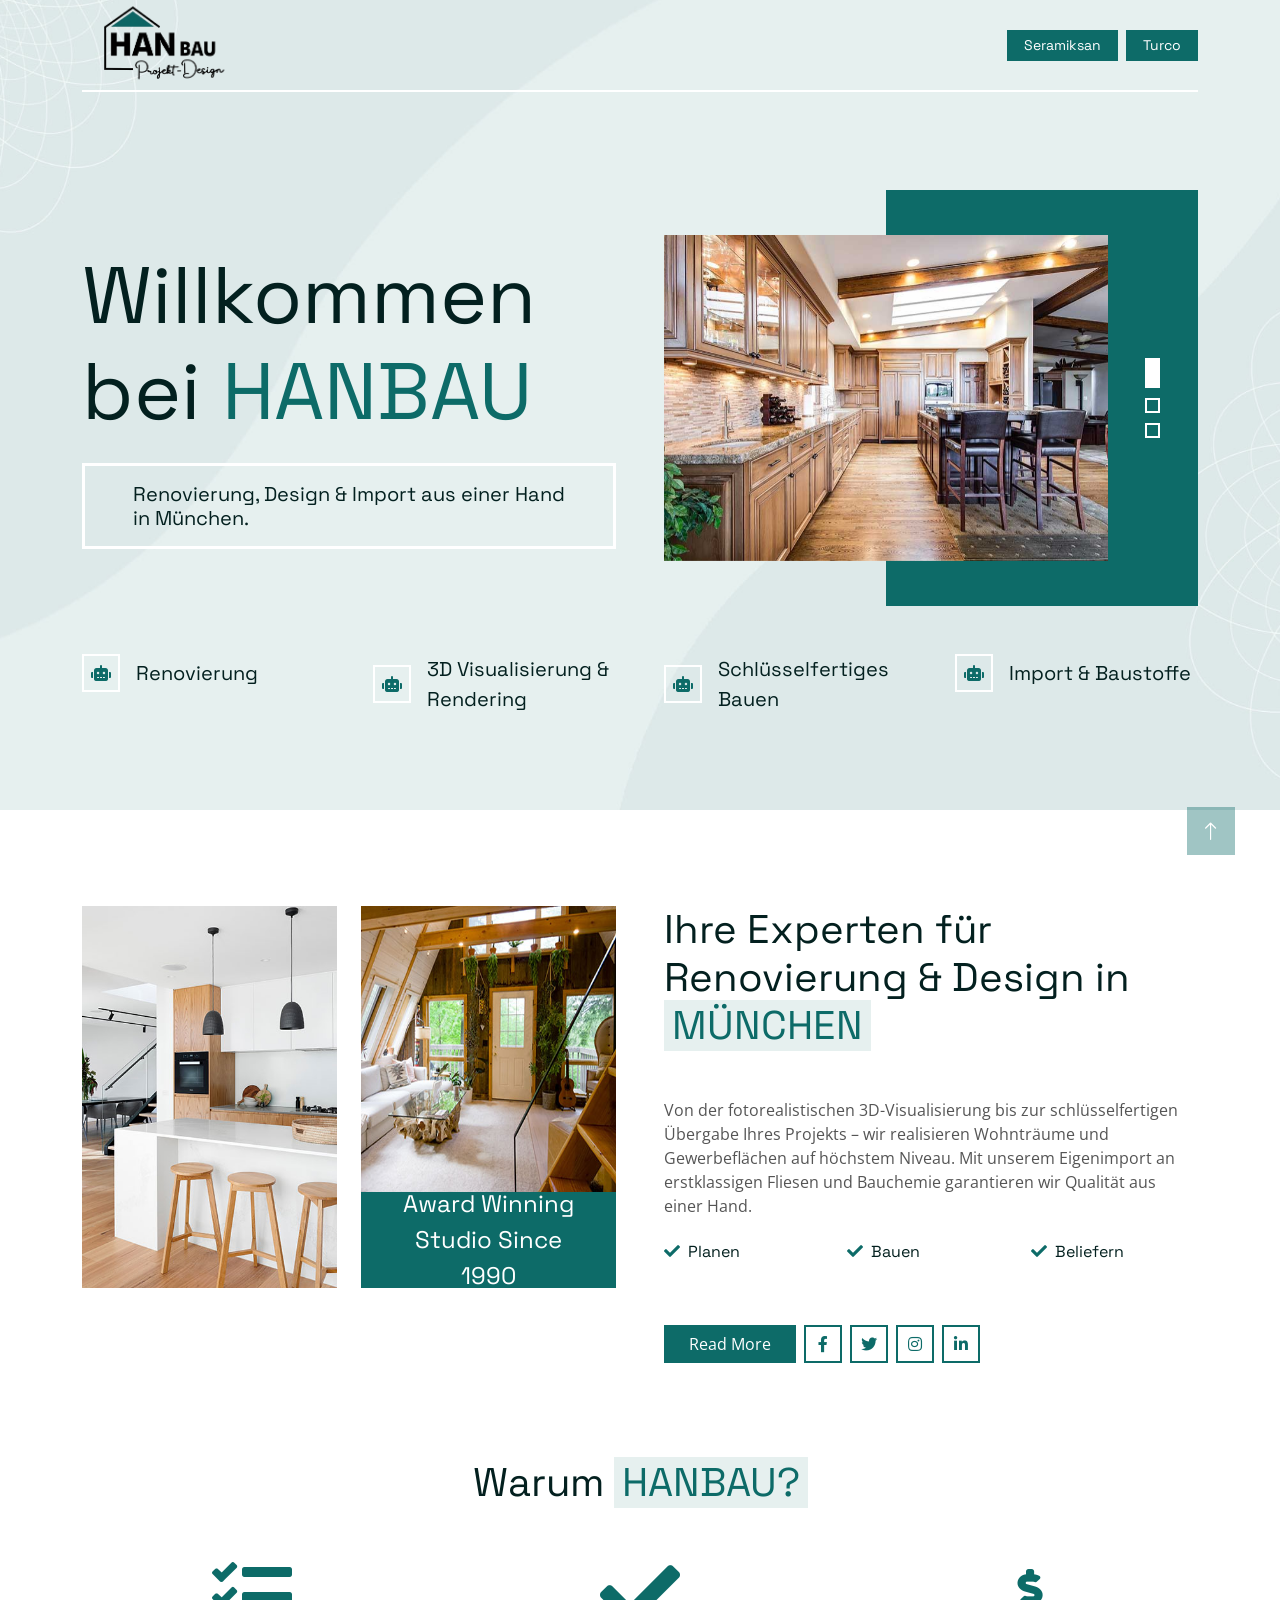
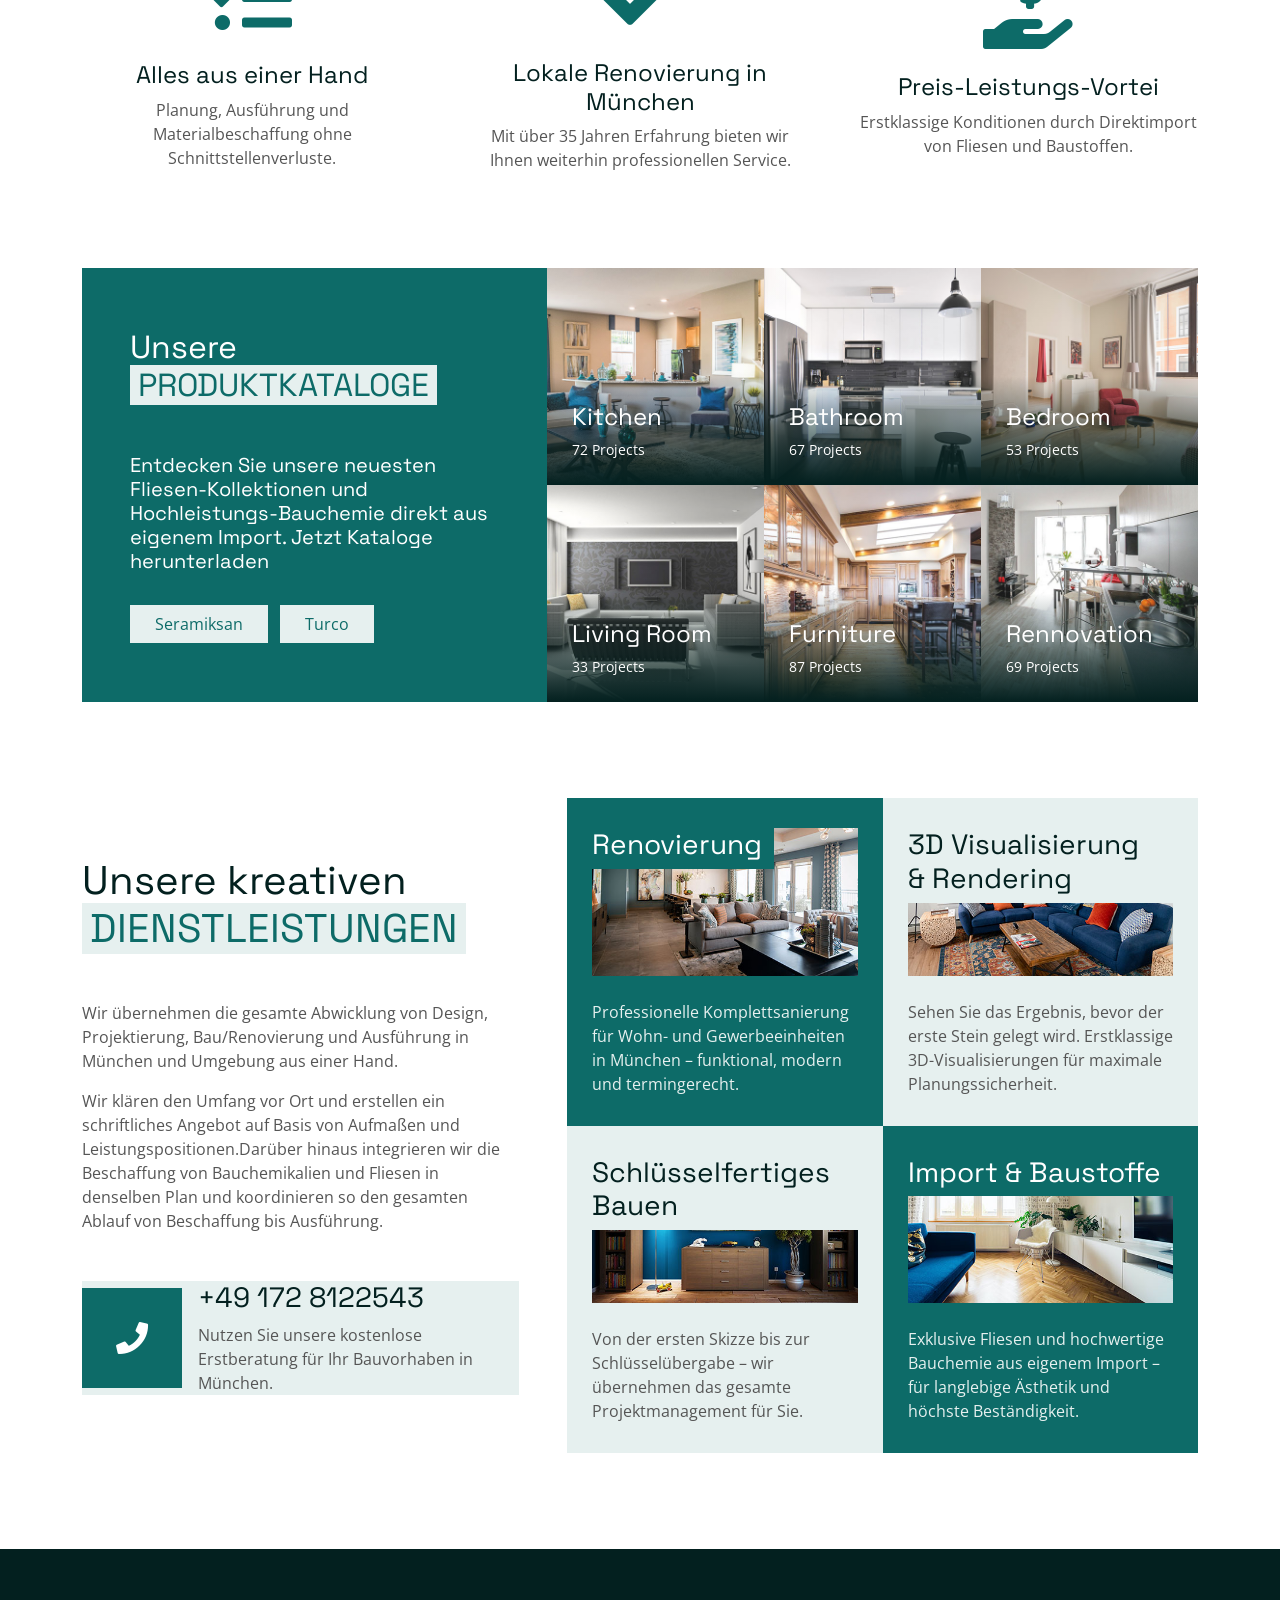
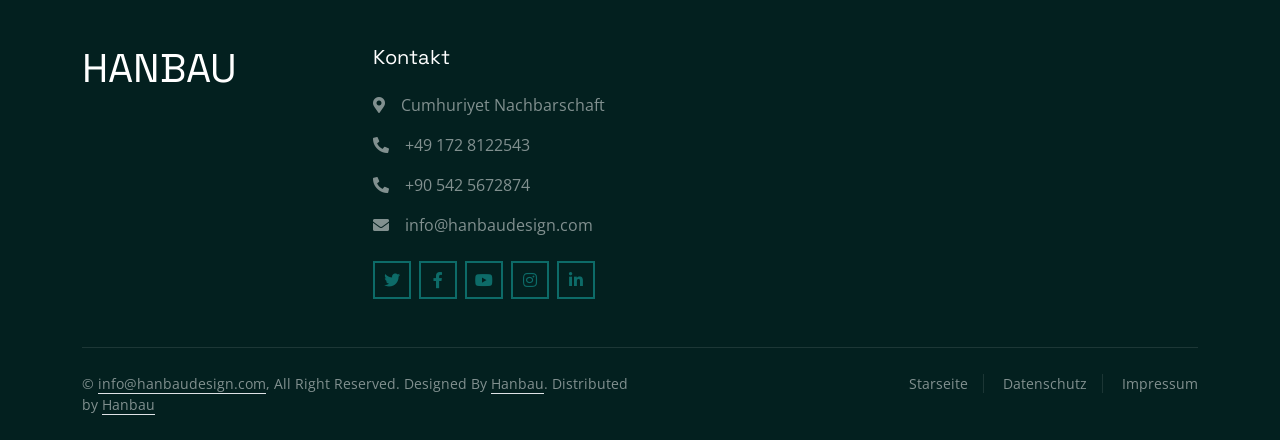
<file: index.html>
<!DOCTYPE html>
<html lang="en">

<head>
    <meta charset="utf-8">
    <title>HANBAU Project - Design</title>
    <meta content="width=device-width, initial-scale=1.0" name="viewport">
    <meta content="" name="keywords">
    <meta content="" name="description">
    <!-- <script>
        // Bakım modu aktif ise maintenance.html'e yönlendir
        const maintenanceMode = false; // false yaparak kapat
        if (maintenanceMode) {
            window.location.href = '/maintenance.html';
        }
    </script> -->
    <!-- Favicon -->
    <link href="img/favicon.ico" rel="icon">

    <!-- Google Web Fonts -->
    <link rel="preconnect" href="https://fonts.googleapis.com">
    <link rel="preconnect" href="https://fonts.gstatic.com" crossorigin>
    <link href="https://fonts.googleapis.com/css2?family=Open+Sans&family=Space+Grotesk&display=swap" rel="stylesheet">

    <!-- Icon Font Stylesheet -->
    <link href="https://cdnjs.cloudflare.com/ajax/libs/font-awesome/5.10.0/css/all.min.css" rel="stylesheet">
    <link href="https://cdn.jsdelivr.net/npm/bootstrap-icons@1.4.1/font/bootstrap-icons.css" rel="stylesheet">

    <!-- Libraries Stylesheet -->
    <link href="lib/animate/animate.min.css" rel="stylesheet">
    <link href="lib/owlcarousel/assets/owl.carousel.min.css" rel="stylesheet">

    <!-- Customized Bootstrap Stylesheet -->
    <link href="css/bootstrap.min.css" rel="stylesheet">

    <!-- Template Stylesheet -->
    <link href="css/style.css" rel="stylesheet">
</head>

<body>
    <!-- Spinner Start -->
    <div id="spinner"
        class="show bg-white position-fixed translate-middle w-100 vh-100 top-50 start-50 d-flex align-items-center justify-content-center">
        <div class="spinner-grow text-primary" style="width: 3rem; height: 3rem;" role="status">
            <span class="sr-only">Loading...</span>
        </div>
    </div>
    <!-- Spinner End -->


    <!-- Navbar Start -->
    <div class="container-fluid sticky-top">
        <div class="container">
            <nav class="navbar navbar-expand-lg navbar-light border-bottom border-2 border-white py-0">
                <div class="container-fluid p-0"> <a href="index.html"
                        class="navbar-brand d-flex align-items-center m-0 p-0" style="line-height: 0;">
                        <img class="img-fluid" src="img/hanbau.png" alt="HANBAU Logo"
                            style="height: 100px; width: auto; margin-top: -5px; margin-bottom: -5px;">


                    </a>
                    <div class="d-flex ms-auto">
                        <a class="btn btn-primary btn-sm px-3 me-2" href="pdf/seramiksan.pdf" target="_blank">Seramiksan</a>
                        <a class="btn btn-primary btn-sm px-3" href="pdf/turco.pdf" target="_blank">Turco</a>
                    </div>
                    <button type="button" class="navbar-toggler ms-2 me-0" data-bs-toggle="collapse"
                        data-bs-target="#navbarCollapse">
                        <span class="navbar-toggler-icon"> </span>
                    </button>
                    <!-- 
                <div class="collapse navbar-collapse" id="navbarCollapse">
                    <div class="navbar-nav ms-auto">
                        <a href="index.html" class="nav-item nav-link active">Starseite</a>
                        <a href="about.html" class="nav-item nav-link">Über Uns</a>
                        <a href="service.html" class="nav-item nav-link">Dienstleistungen</a>
                        <a href="project.html" class="nav-item nav-link">Projects</a>
                        <div class="nav-item dropdown">
                            <a href="#!" class="nav-link dropdown-toggle" data-bs-toggle="dropdown">Pages</a>
                            <div class="dropdown-menu bg-light mt-2">
                                <a href="feature.html" class="dropdown-item">Features</a>
                                <a href="team.html" class="dropdown-item">Our Team</a>
                                <a href="testimonial.html" class="dropdown-item">Testimonial</a>
                                <a href="404.html" class="dropdown-item">404 Page</a>
                            </div>
                        </div>
                        <a href="contact.html" class="nav-item nav-link">Kontakt</a>
                    </div>
                </div> -->
            </nav>
        </div>
    </div>
    <!-- Navbar End -->

    <!-- Hero Start -->
    <div class="container-fluid pb-5 hero-header bg-light mb-5">
        <div class="container py-5">
            <div class="row g-5 align-items-center mb-5">
                <div class="col-lg-6">
                    <h3 class="display-1 mb-4 animated slideInRight">Willkommen bei <span
                            class="text-primary">HANBAU</span>
                    </h3>
                    <h5 class="d-inline-block border border-3 border-white py-3 px-5 mb-0 animated slideInRight">
                        Renovierung, Design & Import aus einer Hand in München. </h5>
                </div>
                <div class="col-lg-6">
                    <div class="owl-carousel header-carousel animated fadeIn">
                        <img class="img-fluid" src="img/hero-slider-1.jpg" alt="">
                        <img class="img-fluid" src="img/hero-slider-2.jpg" alt="">
                        <img class="img-fluid" src="img/hero-slider-3.jpg" alt="">
                    </div>
                </div>
            </div>
            <div class="row g-5 animated fadeIn">
                <div class="col-md-6 col-lg-3">
                    <div class="d-flex align-items-center">
                        <div class="flex-shrink-0 btn-square border border-2 border-white me-3">
                            <i class="fa fa-robot text-primary"></i>
                        </div>
                        <h5 class="lh-base mb-0">Renovierung</h5>
                    </div>
                </div>
                <div class="col-md-6 col-lg-3">
                    <div class="d-flex align-items-center">
                        <div class="flex-shrink-0 btn-square border border-2 border-white me-3">
                            <i class="fa fa-robot text-primary"></i>
                        </div>
                        <h5 class="lh-base mb-0">3D Visualisierung & Rendering</h5>
                    </div>
                </div>
                <div class="col-md-6 col-lg-3">
                    <div class="d-flex align-items-center">
                        <div class="flex-shrink-0 btn-square border border-2 border-white me-3">
                            <i class="fa fa-robot text-primary"></i>
                        </div>
                        <h5 class="lh-base mb-0">Schlüsselfertiges Bauen</h5>
                    </div>
                </div>
                <div class="col-md-6 col-lg-3">
                    <div class="d-flex align-items-center">
                        <div class="flex-shrink-0 btn-square border border-2 border-white me-3">
                            <i class="fa fa-robot text-primary"></i>
                        </div>
                        <h5 class="lh-base mb-0">Import & Baustoffe</h5>
                    </div>
                </div>
            </div>
        </div>
    </div>
    <!-- Hero End -->


    <!-- About Start -->
    <div class="container-fluid py-5">
        <div class="container">
            <div class="row g-5">
                <div class="col-lg-6">
                    <div class="row">
                        <div class="col-6 wow fadeIn" data-wow-delay="0.1s">
                            <img class="img-fluid" src="img/about-1.jpg" alt="">
                        </div>
                        <div class="col-6 wow fadeIn" data-wow-delay="0.3s">
                            <img class="img-fluid h-75" src="img/about-2.jpg" alt="">
                            <div class="h-25 d-flex align-items-center text-center bg-primary px-4">
                                <h4 class="text-white lh-base mb-0">Award Winning Studio Since 1990</h4>
                            </div>
                        </div>
                    </div>
                </div>
                <div class="col-lg-6 wow fadeIn" data-wow-delay="0.5s">
                    <h1 class="mb-5">Ihre Experten für Renovierung & Design in <span
                            class="text-uppercase text-primary bg-light px-2">München</span></h1>
                    <p class="mb-4">Von der fotorealistischen 3D-Visualisierung bis zur schlüsselfertigen Übergabe Ihres
                        Projekts – wir realisieren Wohnträume und Gewerbeflächen auf höchstem Niveau. Mit unserem
                        Eigenimport an erstklassigen Fliesen und Bauchemie garantieren wir Qualität aus einer Hand.</p>
                    <div class="row g-3">
                        <div class="col-sm-4">
                            <h6 class="mb-3"><i class="fa fa-check text-primary me-2"></i>Planen</h6>
                        </div>
                        <div class="col-sm-4">
                            <h6 class="mb-3"><i class="fa fa-check text-primary me-2"></i>Bauen</h6>
                        </div>
                        <div class="col-sm-4">
                            <h6 class="mb-3"><i class="fa fa-check text-primary me-2"></i>Beliefern</h6>
                        </div>
                    </div>
                    <div class="d-flex align-items-center mt-5">
                        <a class="btn btn-primary px-4 me-2" href="#!">Read More</a>
                        <a class="btn btn-outline-primary btn-square border-2 me-2" href="#!"><i
                                class="fab fa-facebook-f"></i></a>
                        <a class="btn btn-outline-primary btn-square border-2 me-2" href="#!"><i
                                class="fab fa-twitter"></i></a>
                        <a class="btn btn-outline-primary btn-square border-2 me-2" href="#!"><i
                                class="fab fa-instagram"></i></a>
                        <a class="btn btn-outline-primary btn-square border-2" href="#!"><i
                                class="fab fa-linkedin-in"></i></a>
                    </div>
                </div>
            </div>
        </div>
    </div>
    <!-- About End -->


    <!-- Feature Start -->
    <div class="container-fluid py-5">
        <div class="container">
            <div class="text-center wow fadeIn" data-wow-delay="0.1s">
                <h1 class="mb-5">Warum <span class="text-uppercase text-primary bg-light px-2">Hanbau?</span>
                </h1>
            </div>
            <div class="row g-5 align-items-center text-center">
                <div class="col-md-6 col-lg-4 wow fadeIn" data-wow-delay="0.3s">
                    <i class="fa fa-tasks fa-5x text-primary mb-4"></i>
                    <h4>Alles aus einer Hand</h4>
                    <p class="mb-0">Planung, Ausführung und Materialbeschaffung ohne Schnittstellenverluste.</p>
                </div>
                <div class="col-md-6 col-lg-4 wow fadeIn" data-wow-delay="0.1s">
                    <i class="fa fa-check  -alt fa-5x text-primary mb-4"></i>
                    <h4>Lokale Renovierung in München</h4>
                    <p class="mb-0">Mit über 35 Jahren Erfahrung bieten wir Ihnen weiterhin professionellen Service.</p>
                </div>
                <div class="col-md-6 col-lg-4 wow fadeIn" data-wow-delay="0.3s">
                    <i class="fa fa-hand-holding-usd  fa-5x text-primary mb-4"></i>
                    <h4>Preis-Leistungs-Vortei</h4>
                    <p class="mb-0">Erstklassige Konditionen durch Direktimport von Fliesen und Baustoffen.</p>
                </div>


            </div>
        </div>
    </div>
    <!-- Feature End -->


    <!-- Project Start -->
    <div class="container-fluid mt-5">
        <div class="container mt-5">
            <div class="row g-0">
                <div class="col-lg-5 wow fadeIn" data-wow-delay="0.1s">
                    <div class="d-flex flex-column justify-content-center bg-primary h-100 p-5">
                        <h2 class="text-white mb-5">Unsere <span
                                class="text-uppercase text-primary bg-light px-2">Produktkataloge</span></h2>
                        <h5 class="text-white mb-0">Entdecken Sie unsere neuesten Fliesen-Kollektionen und
                            Hochleistungs-Bauchemie direkt aus eigenem Import. Jetzt Kataloge herunterladen</h5>
                        <p></p>
                        <p></p>
                        <div>
                            <a class="btn bg-light text-primary  px-4 me-2" href="pdf/seramiksan.pdf" target="_blank">Seramiksan</a>
                            <a class="btn  bg-light text-primary  px-4 me-2" href="pdf/turco.pdf" target="_blank">Turco</a>
                        </div>

                    </div>
                </div>
                <div class="col-lg-7">
                    <div class="row g-0">
                        <div class="col-md-6 col-lg-4 wow fadeIn" data-wow-delay="0.2s">
                            <div class="project-item position-relative overflow-hidden">
                                <img class="img-fluid w-100" src="img/project-1.jpg" alt="">
                                <a class="project-overlay text-decoration-none" href="#!">
                                    <h4 class="text-white">Kitchen</h4>
                                    <small class="text-white">72 Projects</small>
                                </a>
                            </div>
                        </div>
                        <div class="col-md-6 col-lg-4 wow fadeIn" data-wow-delay="0.3s">
                            <div class="project-item position-relative overflow-hidden">
                                <img class="img-fluid w-100" src="img/project-2.jpg" alt="">
                                <a class="project-overlay text-decoration-none" href="#!">
                                    <h4 class="text-white">Bathroom</h4>
                                    <small class="text-white">67 Projects</small>
                                </a>
                            </div>
                        </div>
                        <div class="col-md-6 col-lg-4 wow fadeIn" data-wow-delay="0.4s">
                            <div class="project-item position-relative overflow-hidden">
                                <img class="img-fluid w-100" src="img/project-3.jpg" alt="">
                                <a class="project-overlay text-decoration-none" href="#!">
                                    <h4 class="text-white">Bedroom</h4>
                                    <small class="text-white">53 Projects</small>
                                </a>
                            </div>
                        </div>
                        <div class="col-md-6 col-lg-4 wow fadeIn" data-wow-delay="0.5s">
                            <div class="project-item position-relative overflow-hidden">
                                <img class="img-fluid w-100" src="img/project-4.jpg" alt="">
                                <a class="project-overlay text-decoration-none" href="#!">
                                    <h4 class="text-white">Living Room</h4>
                                    <small class="text-white">33 Projects</small>
                                </a>
                            </div>
                        </div>
                        <div class="col-md-6 col-lg-4 wow fadeIn" data-wow-delay="0.6s">
                            <div class="project-item position-relative overflow-hidden">
                                <img class="img-fluid w-100" src="img/project-5.jpg" alt="">
                                <a class="project-overlay text-decoration-none" href="#!">
                                    <h4 class="text-white">Furniture</h4>
                                    <small class="text-white">87 Projects</small>
                                </a>
                            </div>
                        </div>
                        <div class="col-md-6 col-lg-4 wow fadeIn" data-wow-delay="0.7s">
                            <div class="project-item position-relative overflow-hidden">
                                <img class="img-fluid w-100" src="img/project-6.jpg" alt="">
                                <a class="project-overlay text-decoration-none" href="#!">
                                    <h4 class="text-white">Rennovation</h4>
                                    <small class="text-white">69 Projects</small>
                                </a>
                            </div>
                        </div>
                    </div>
                </div>
            </div>
        </div>
    </div>
    <!-- Project End -->


    <!-- Service Start -->
    <div class="container-fluid py-5">
        <div class="container py-5">
            <div class="row g-5 align-items-center">
                <div class="col-lg-5 wow fadeIn" data-wow-delay="0.1s">
                    <h1 class="mb-5">Unsere kreativen <span
                            class="text-uppercase text-primary bg-light px-2">Dienstleistungen</span></h1>
                    <p>Wir übernehmen die gesamte Abwicklung von Design, Projektierung, Bau/Renovierung und Ausführung
                        in München und Umgebung aus einer Hand.</p>
                    <p class="mb-5"> Wir klären den Umfang vor Ort und erstellen ein schriftliches Angebot auf Basis von
                        Aufmaßen und Leistungspositionen.Darüber hinaus integrieren wir die Beschaffung von
                        Bauchemikalien und Fliesen in denselben Plan und koordinieren so den gesamten Ablauf von
                        Beschaffung bis Ausführung.</p>
                    <div class="d-flex align-items-center bg-light">
                        <div class="btn-square flex-shrink-0 bg-primary" style="width: 100px; height: 100px;">
                            <i class="fa fa-phone fa-2x text-white"></i>
                        </div>
                        <div class="px-3">
                            <h3>+49 172 8122543</h3>
                            <span>Nutzen Sie unsere kostenlose Erstberatung für Ihr Bauvorhaben in München.</span>
                        </div>
                    </div>
                </div>
                <div class="col-lg-7">
                    <div class="row g-0">
                        <div class="col-md-6 wow fadeIn" data-wow-delay="0.2s">
                            <div class="service-item h-100 d-flex flex-column justify-content-center bg-primary">
                                <a href="#!" class="service-img position-relative mb-4">
                                    <img class="img-fluid w-100" src="img/service-1.jpg" alt="">
                                    <h3>Renovierung</h3>
                                </a>
                                <p class="mb-0">Professionelle Komplettsanierung für Wohn- und Gewerbeeinheiten in
                                    München – funktional, modern und termingerecht.</p>
                            </div>
                        </div>
                        <div class="col-md-6 wow fadeIn" data-wow-delay="0.4s">
                            <div class="service-item h-100 d-flex flex-column justify-content-center bg-light">
                                <a href="#!" class="service-img position-relative mb-4">
                                    <img class="img-fluid w-100" src="img/service-2.jpg" alt="">
                                    <h3>3D Visualisierung & Rendering</h3>
                                </a>
                                <p class="mb-0">Sehen Sie das Ergebnis, bevor der erste Stein gelegt wird. Erstklassige
                                    3D-Visualisierungen für maximale Planungssicherheit.</p>
                            </div>
                        </div>
                        <div class="col-md-6 wow fadeIn" data-wow-delay="0.6s">
                            <div class="service-item h-100 d-flex flex-column justify-content-center bg-light">
                                <a href="#!" class="service-img position-relative mb-4">
                                    <img class="img-fluid w-100" src="img/service-3.jpg" alt="">
                                    <h3>Schlüsselfertiges Bauen</h3>
                                </a>
                                <p class="mb-0">Von der ersten Skizze bis zur Schlüsselübergabe – wir übernehmen das
                                    gesamte Projektmanagement für Sie.</p>
                            </div>
                        </div>
                        <div class="col-md-6 wow fadeIn" data-wow-delay="0.8s">
                            <div class="service-item h-100 d-flex flex-column justify-content-center bg-primary">
                                <a href="#!" class="service-img position-relative mb-4">
                                    <img class="img-fluid w-100" src="img/service-4.jpg" alt="">
                                    <h3>Import & Baustoffe</h3>
                                </a>
                                <p class="mb-0">Exklusive Fliesen und hochwertige Bauchemie aus eigenem Import – für
                                    langlebige Ästhetik und höchste Beständigkeit.</p>
                            </div>
                        </div>
                    </div>
                </div>
            </div>
        </div>
    </div>
    <!-- Service End -->


    <!-- Team Start -->
    <!-- 
    <div class="container-fluid bg-light py-5">
        <div class="container py-5">
            <h1 class="mb-5">Our Professional <span class="text-uppercase text-primary bg-light px-2">Designers</span>
            </h1>
            <div class="row g-4">
                <div class="col-md-6 col-lg-3 wow fadeIn" data-wow-delay="0.1s">
                    <div class="team-item position-relative overflow-hidden">
                        <img class="img-fluid w-100" src="img/team-1.jpg" alt="">
                        <div class="team-overlay">
                            <small class="mb-2">Architect</small>
                            <h4 class="lh-base text-light">Boris Johnson</h4>
                            <div class="d-flex justify-content-center">
                                <a class="btn btn-outline-primary btn-sm-square border-2 me-2" href="#!">
                                    <i class="fab fa-facebook-f"></i>
                                </a>
                                <a class="btn btn-outline-primary btn-sm-square border-2 me-2" href="#!">
                                    <i class="fab fa-twitter"></i>
                                </a>
                                <a class="btn btn-outline-primary btn-sm-square border-2 me-2" href="#!">
                                    <i class="fab fa-instagram"></i>
                                </a>
                                <a class="btn btn-outline-primary btn-sm-square border-2 me-2" href="#!">
                                    <i class="fab fa-linkedin-in"></i>
                                </a>
                            </div>
                        </div>
                    </div>
                </div>
                <div class="col-md-6 col-lg-3 wow fadeIn" data-wow-delay="0.3s">
                    <div class="team-item position-relative overflow-hidden">
                        <img class="img-fluid w-100" src="img/team-2.jpg" alt="">
                        <div class="team-overlay">
                            <small class="mb-2">Architect</small>
                            <h4 class="lh-base text-light">Donald Pakura</h4>
                            <div class="d-flex justify-content-center">
                                <a class="btn btn-outline-primary btn-sm-square border-2 me-2" href="#!">
                                    <i class="fab fa-facebook-f"></i>
                                </a>
                                <a class="btn btn-outline-primary btn-sm-square border-2 me-2" href="#!">
                                    <i class="fab fa-twitter"></i>
                                </a>
                                <a class="btn btn-outline-primary btn-sm-square border-2 me-2" href="#!">
                                    <i class="fab fa-instagram"></i>
                                </a>
                                <a class="btn btn-outline-primary btn-sm-square border-2 me-2" href="#!">
                                    <i class="fab fa-linkedin-in"></i>
                                </a>
                            </div>
                        </div>
                    </div>
                </div>
                <div class="col-md-6 col-lg-3 wow fadeIn" data-wow-delay="0.5s">
                    <div class="team-item position-relative overflow-hidden">
                        <img class="img-fluid w-100" src="img/team-3.jpg" alt="">
                        <div class="team-overlay">
                            <small class="mb-2">Architect</small>
                            <h4 class="lh-base text-light">Bradley Gordon</h4>
                            <div class="d-flex justify-content-center">
                                <a class="btn btn-outline-primary btn-sm-square border-2 me-2" href="#!">
                                    <i class="fab fa-facebook-f"></i>
                                </a>
                                <a class="btn btn-outline-primary btn-sm-square border-2 me-2" href="#!">
                                    <i class="fab fa-twitter"></i>
                                </a>
                                <a class="btn btn-outline-primary btn-sm-square border-2 me-2" href="#!">
                                    <i class="fab fa-instagram"></i>
                                </a>
                                <a class="btn btn-outline-primary btn-sm-square border-2 me-2" href="#!">
                                    <i class="fab fa-linkedin-in"></i>
                                </a>
                            </div>
                        </div>
                    </div>
                </div>
                <div class="col-md-6 col-lg-3 wow fadeIn" data-wow-delay="0.7s">
                    <div class="team-item position-relative overflow-hidden">
                        <img class="img-fluid w-100" src="img/team-4.jpg" alt="">
                        <div class="team-overlay">
                            <small class="mb-2">Architect</small>
                            <h4 class="lh-base text-light">Alexander Bell</h4>
                            <div class="d-flex justify-content-center">
                                <a class="btn btn-outline-primary btn-sm-square border-2 me-2" href="#!">
                                    <i class="fab fa-facebook-f"></i>
                                </a>
                                <a class="btn btn-outline-primary btn-sm-square border-2 me-2" href="#!">
                                    <i class="fab fa-twitter"></i>
                                </a>
                                <a class="btn btn-outline-primary btn-sm-square border-2 me-2" href="#!">
                                    <i class="fab fa-instagram"></i>
                                </a>
                                <a class="btn btn-outline-primary btn-sm-square border-2 me-2" href="#!">
                                    <i class="fab fa-linkedin-in"></i>
                                </a>
                            </div>
                        </div>
                    </div>
                </div>
            </div>
        </div>
    </div>
    -->
    <!-- Team End -->


    <!-- Testimonial Start -->
    <!-- 
    <div class="container-xxl py-5">
        <div class="container py-5">
            <div class="row justify-content-center">
                <div class="col-md-12 col-lg-9">
                    <div class="owl-carousel testimonial-carousel wow fadeIn" data-wow-delay="0.2s">
                        <div class="testimonial-item">
                            <div class="row g-5 align-items-center">
                                <div class="col-md-6">
                                    <div class="testimonial-img">
                                        <img class="img-fluid" src="img/testimonial-1.jpg" alt="">
                                    </div>
                                </div>
                                <div class="col-md-6">
                                    <div class="testimonial-text pb-5 pb-md-0">
                                        <h3>Sustainable Material</h3>
                                        <p>Aliqu diam amet diam et eos labore. Clita erat ipsum et lorem et sit, sed
                                            stet no labore lorem sit. Sanctus clita duo justo et tempor eirmod magna
                                            dolore erat
                                            amet</p>
                                        <h5 class="mb-0">Boris Johnson</h5>
                                    </div>
                                </div>
                            </div>
                        </div>
                        <div class="testimonial-item">
                            <div class="row g-5 align-items-center">
                                <div class="col-md-6">
                                    <div class="testimonial-img">
                                        <img class="img-fluid" src="img/testimonial-2.jpg" alt="">
                                    </div>
                                </div>
                                <div class="col-md-6">
                                    <div class="testimonial-text pb-5 pb-md-0">
                                        <h3>Customer Satisfaction</h3>
                                        <p>Clita erat ipsum et lorem et sit, sed
                                            stet no labore lorem sit. Sanctus clita duo justo et tempor eirmod magna
                                            dolore erat
                                            amet</p>
                                        <h5 class="mb-0">Alexander Bell</h5>
                                    </div>
                                </div>
                            </div>
                        </div>
                        <div class="testimonial-item">
                            <div class="row g-5 align-items-center">
                                <div class="col-md-6">
                                    <div class="testimonial-img">
                                        <img class="img-fluid" src="img/testimonial-3.jpg" alt="">
                                    </div>
                                </div>
                                <div class="col-md-6">
                                    <div class="testimonial-text pb-5 pb-md-0">
                                        <h3>Budget Friendly</h3>
                                        <p>Diam amet diam et eos labore. Clita erat ipsum et lorem et sit, sed
                                            stet no labore lorem sit. Sanctus clita duo justo et tempor eirmod magna
                                            dolore erat
                                            amet</p>
                                        <h5 class="mb-0">Bradley Gordon</h5>
                                    </div>
                                </div>
                            </div>
                        </div>
                    </div>
                </div>
            </div>
        </div>
    </div>
     -->
    <!-- Testimonial End -->


    <!-- Footer Start -->
    <div class="container-fluid bg-dark text-white-50 footer pt-5">
        <div class="container py-5">
            <div class="row g-5">
                <div class="col-md-6 col-lg-3 wow fadeIn" data-wow-delay="0.1s">
                    <a href="index.html" class="d-inline-block mb-3">
                        <h1 class="text-white">HANBAU</h1>
                    </a>
                    <p class="mb-0"></p>
                </div>
                <div class="col-md-6 col-lg-3 wow fadeIn" data-wow-delay="0.3s">
                    <h5 class="text-white mb-4">Kontakt</h5>
                    <p><i class="fa fa-map-marker-alt me-3"></i>Cumhuriyet Nachbarschaft</p>
                    <p><i class="fa fa-phone-alt me-3"></i>+49 172 8122543</p>
                    <p><i class="fa fa-phone-alt me-3"></i>+90 542 5672874</p>
                    <p><i class="fa fa-envelope me-3"></i>info@hanbaudesign.com</p>
                    <div class="d-flex pt-2">
                        <a class="btn btn-outline-primary btn-square border-2 me-2" href="#!"><i
                                class="fab fa-twitter"></i></a>
                        <a class="btn btn-outline-primary btn-square border-2 me-2" href="#!"><i
                                class="fab fa-facebook-f"></i></a>
                        <a class="btn btn-outline-primary btn-square border-2 me-2" href="#!"><i
                                class="fab fa-youtube"></i></a>
                        <a class="btn btn-outline-primary btn-square border-2 me-2" href="#!"><i
                                class="fab fa-instagram"></i></a>
                        <a class="btn btn-outline-primary btn-square border-2 me-2" href="#!"><i
                                class="fab fa-linkedin-in"></i></a>
                    </div>
                </div>
                <!--
                <div class="col-md-6 col-lg-3 wow fadeIn" data-wow-delay="0.5s">
                    <h5 class="text-white mb-4">Popular Link</h5>
                    <a class="btn btn-link" href="#!">About Us</a>
                    <a class="btn btn-link" href="#!">Contact Us</a>
                    <a class="btn btn-link" href="#!">Privacy Policy</a>
                    <a class="btn btn-link" href="#!">Terms & Condition</a>
                    <a class="btn btn-link" href="#!">Career</a>
                </div>
                <div class="col-md-6 col-lg-3 wow fadeIn" data-wow-delay="0.7s">
                    <h5 class="text-white mb-4">Our Services</h5>
                    <a class="btn btn-link" href="#!">Interior Design</a>
                    <a class="btn btn-link" href="#!">Project Planning</a>
                    <a class="btn btn-link" href="#!">Renovation</a>
                    <a class="btn btn-link" href="#!">Implement</a>
                    <a class="btn btn-link" href="#!">Landscape Design</a>
                </div>-->
            </div>
        </div>
        <div class="container wow fadeIn" data-wow-delay="0.1s">
            <div class="copyright">
                <div class="row">
                    <div class="col-md-6 text-center text-md-start mb-3 mb-md-0">
                        &copy; <a class="border-bottom">info@hanbaudesign.com</a>, All Right Reserved.

                        <!--/*** This template is free as long as you keep the below author’s credit link/attribution link/backlink. ***/-->
                        <!--/*** If you'd like to use the template without the below author’s credit link/attribution link/backlink, ***/-->
                        <!--/*** you can purchase the Credit Removal License from "https://htmlcodex.com/credit-removal". ***/-->
                        Designed By <a class="border-bottom" href="">Hanbau</a>. Distributed by
                        <a class="border-bottom" href="" target="_blank">Hanbau</a>
                    </div>
                    <div class="col-md-6 text-center text-md-end">
                        <div class="footer-menu">
                            <a href="index.html">Starseite</a>
                            <a href="datenschutz.html">Datenschutz</a>
                            <a href="impressum.html">Impressum</a>
                        </div>
                    </div>
                </div>
            </div>
        </div>
    </div>
    <!-- Footer End -->


    <!-- Back to Top -->
    <a href="#!" class="btn btn-lg btn-primary btn-lg-square back-to-top"><i class="bi bi-arrow-up"></i></a>


    <!-- JavaScript Libraries -->
    <script src="https://ajax.googleapis.com/ajax/libs/jquery/3.6.1/jquery.min.js"></script>
    <script src="https://cdn.jsdelivr.net/npm/bootstrap@5.0.0/dist/js/bootstrap.bundle.min.js"></script>
    <script src="lib/wow/wow.min.js"></script>
    <script src="lib/easing/easing.min.js"></script>
    <script src="lib/waypoints/waypoints.min.js"></script>
    <script src="lib/owlcarousel/owl.carousel.min.js"></script>

    <!-- Template Javascript -->
    <script src="js/main.js"></script>
</body>

</html>
</file>
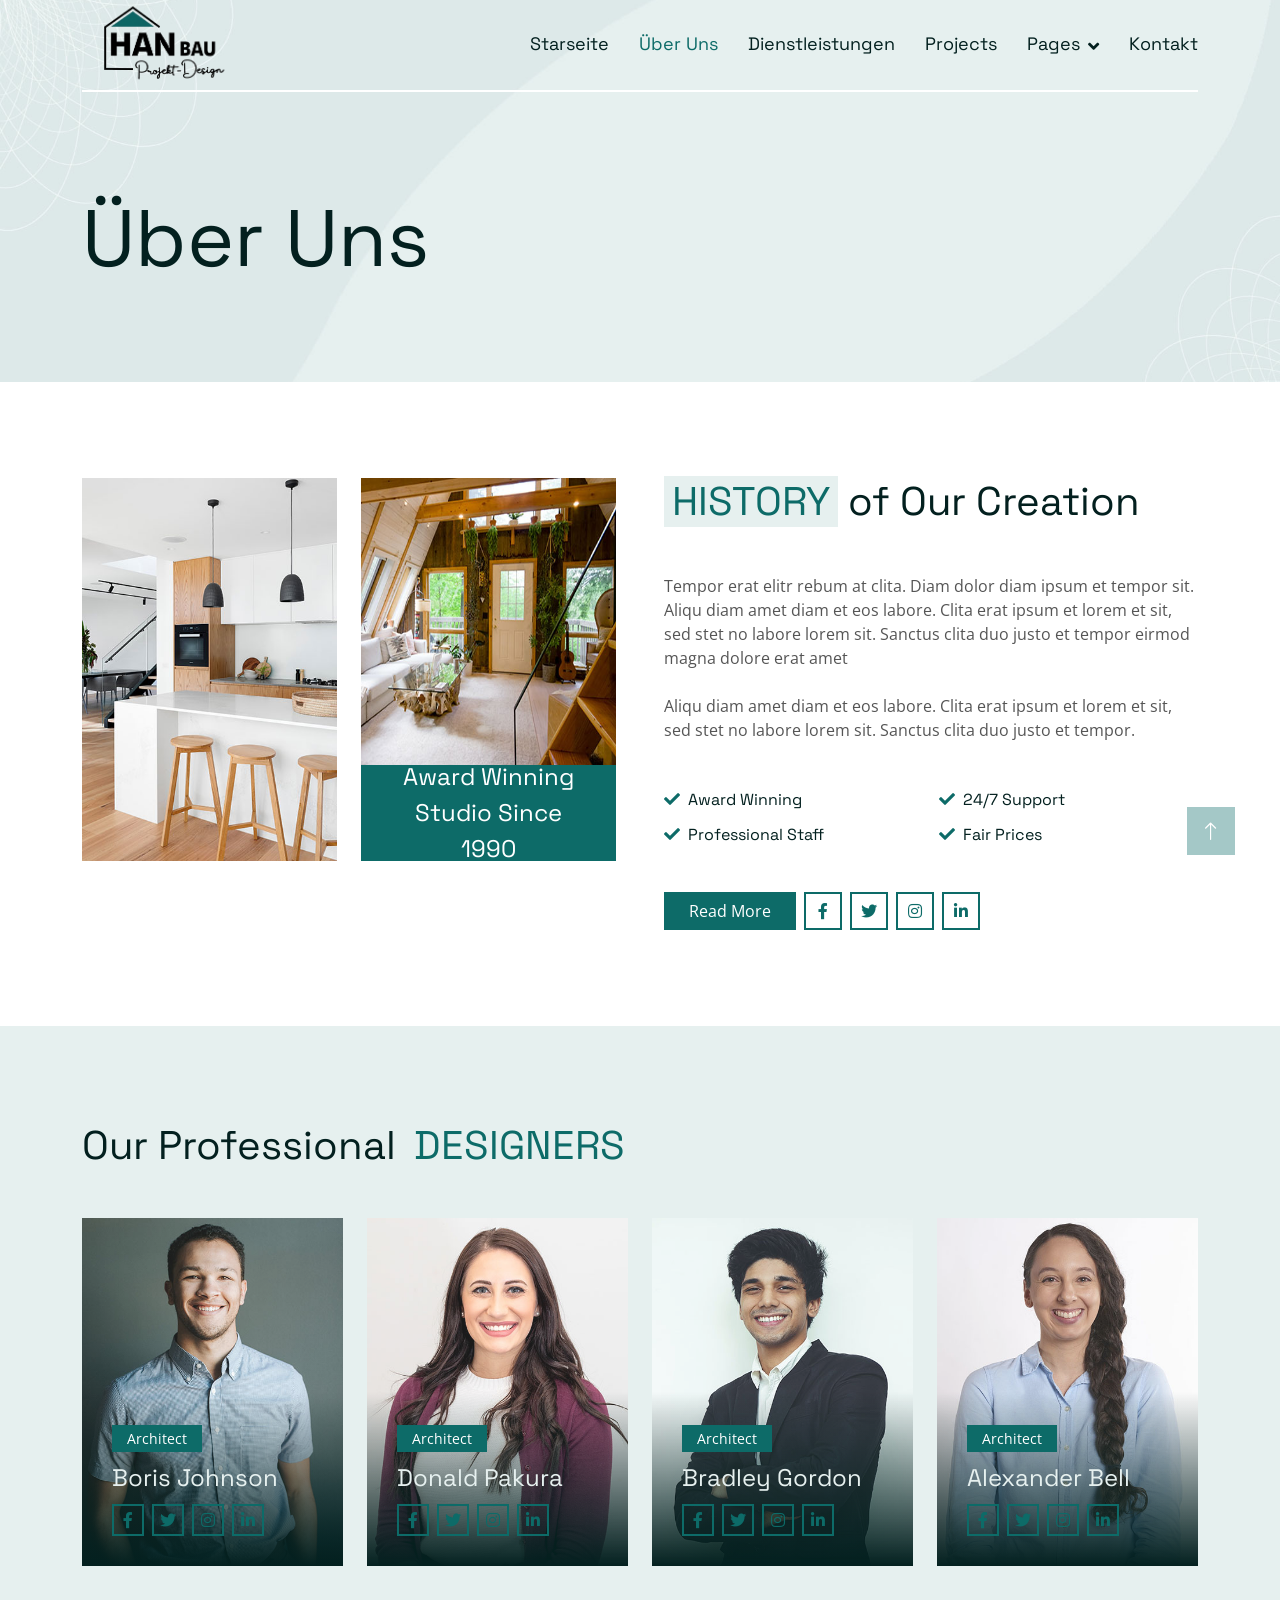
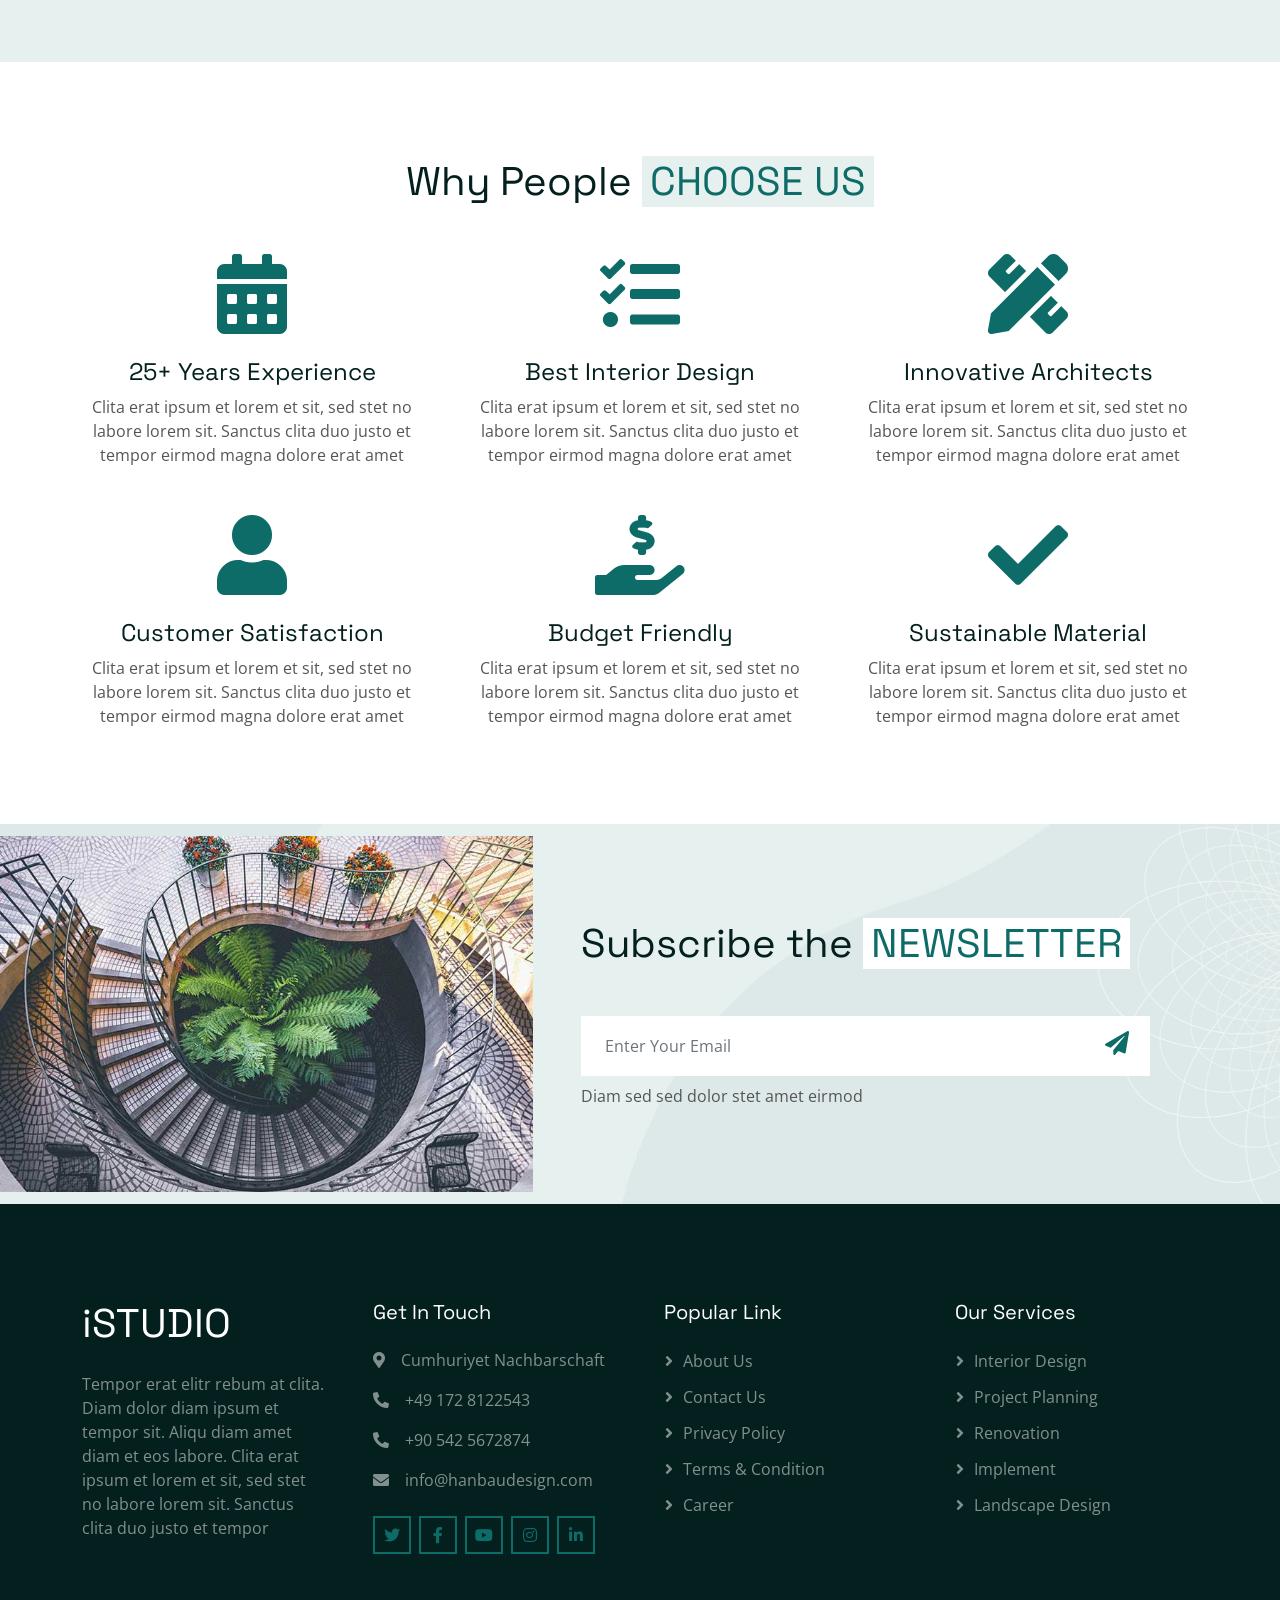
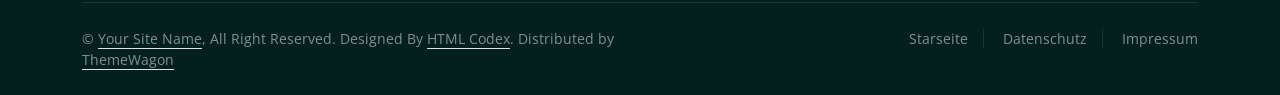
<file: about.html>
<!DOCTYPE html>
<html lang="en">

<head>
    <meta charset="utf-8">
    <title>HANBAU - Über Uns</title>
    <meta content="width=device-width, initial-scale=1.0" name="viewport">
    <meta content="" name="keywords">
    <meta content="" name="description">

    <!-- Favicon -->
    <link href="img/favicon.ico" rel="icon">

    <!-- Google Web Fonts -->
    <link rel="preconnect" href="https://fonts.googleapis.com">
    <link rel="preconnect" href="https://fonts.gstatic.com" crossorigin>
    <link href="https://fonts.googleapis.com/css2?family=Open+Sans&family=Space+Grotesk&display=swap" rel="stylesheet">

    <!-- Icon Font Stylesheet -->
    <link href="https://cdnjs.cloudflare.com/ajax/libs/font-awesome/5.10.0/css/all.min.css" rel="stylesheet">
    <link href="https://cdn.jsdelivr.net/npm/bootstrap-icons@1.4.1/font/bootstrap-icons.css" rel="stylesheet">

    <!-- Libraries Stylesheet -->
    <link href="lib/animate/animate.min.css" rel="stylesheet">
    <link href="lib/owlcarousel/assets/owl.carousel.min.css" rel="stylesheet">

    <!-- Customized Bootstrap Stylesheet -->
    <link href="css/bootstrap.min.css" rel="stylesheet">

    <!-- Template Stylesheet -->
    <link href="css/style.css" rel="stylesheet">
</head>

<body>
    <!-- Spinner Start -->
    <div id="spinner"
        class="show bg-white position-fixed translate-middle w-100 vh-100 top-50 start-50 d-flex align-items-center justify-content-center">
        <div class="spinner-grow text-primary" style="width: 3rem; height: 3rem;" role="status">
            <span class="sr-only">Loading...</span>
        </div>
    </div>
    <!-- Spinner End -->


    <!-- Navbar Start -->
    <div class="container-fluid sticky-top">
        <div class="container">
            <nav class="navbar navbar-expand-lg navbar-light border-bottom border-2 border-white py-0"> 
                <div class="container-fluid p-0"> <a href="index.html" class="navbar-brand d-flex align-items-center m-0 p-0" style="line-height: 0;">
                        <img class="img-fluid" src="img/hanbau.png" alt="HANBAU Logo" 
                             style="height: 100px; width: auto; margin-top: -5px; margin-bottom: -5px;">

                    </a>
                <button type="button" class="navbar-toggler ms-auto me-0" data-bs-toggle="collapse"
                    data-bs-target="#navbarCollapse">
                    <span class="navbar-toggler-icon"></span>
                </button>
                <div class="collapse navbar-collapse" id="navbarCollapse">
                    <div class="navbar-nav ms-auto">
                        <a href="index.html" class="nav-item nav-link">Starseite</a>
                        <a href="about.html" class="nav-item nav-link active">Über Uns</a>
                        <a href="service.html" class="nav-item nav-link">Dienstleistungen</a>
                        <a href="project.html" class="nav-item nav-link">Projects</a>
                        <div class="nav-item dropdown">
                            <a href="#!" class="nav-link dropdown-toggle" data-bs-toggle="dropdown">Pages</a>
                            <div class="dropdown-menu bg-light mt-2">
                                <a href="feature.html" class="dropdown-item">Features</a>
                                <a href="team.html" class="dropdown-item">Our Team</a>
                                <a href="testimonial.html" class="dropdown-item">Testimonial</a>
                                <a href="404.html" class="dropdown-item">404 Page</a>
                            </div>
                        </div>
                        <a href="contact.html" class="nav-item nav-link">Kontakt</a>
                    </div>
                </div>
            </nav>
        </div>
    </div>
    <!-- Navbar End -->


    <!-- Hero Start -->
    <div class="container-fluid pb-5 bg-primary hero-header">
        <div class="container py-5">
            <div class="row g-3 align-items-center">
                <div class="col-lg-6 text-center text-lg-start">
                    <h1 class="display-1 mb-0 animated slideInLeft">Über Uns</h1>
                </div>
            </div>
        </div>
    </div>
    <!-- Hero End -->


    <!-- About Start -->
    <div class="container-fluid py-5">
        <div class="container py-5">
            <div class="row g-5">
                <div class="col-lg-6">
                    <div class="row">
                        <div class="col-6 wow fadeIn" data-wow-delay="0.1s">
                            <img class="img-fluid" src="img/about-1.jpg" alt="">
                        </div>
                        <div class="col-6 wow fadeIn" data-wow-delay="0.3s">
                            <img class="img-fluid h-75" src="img/about-2.jpg" alt="">
                            <div class="h-25 d-flex align-items-center text-center bg-primary px-4">
                                <h4 class="text-white lh-base mb-0">Award Winning Studio Since 1990</h4>
                            </div>
                        </div>
                    </div>
                </div>
                <div class="col-lg-6 wow fadeIn" data-wow-delay="0.5s">
                    <h1 class="mb-5"><span class="text-uppercase text-primary bg-light px-2">History</span> of Our
                        Creation</h1>
                    <p class="mb-4">Tempor erat elitr rebum at clita. Diam dolor diam ipsum et tempor sit. Aliqu diam
                        amet diam et eos labore. Clita erat ipsum et lorem et sit, sed stet no labore lorem sit. Sanctus
                        clita duo justo et tempor eirmod magna dolore erat amet</p>
                    <p class="mb-5">Aliqu diam amet diam et eos labore. Clita erat ipsum et lorem et sit, sed stet no
                        labore lorem sit. Sanctus clita duo justo et tempor.</p>
                    <div class="row g-3">
                        <div class="col-sm-6">
                            <h6 class="mb-3"><i class="fa fa-check text-primary me-2"></i>Award Winning</h6>
                            <h6 class="mb-0"><i class="fa fa-check text-primary me-2"></i>Professional Staff</h6>
                        </div>
                        <div class="col-sm-6">
                            <h6 class="mb-3"><i class="fa fa-check text-primary me-2"></i>24/7 Support</h6>
                            <h6 class="mb-0"><i class="fa fa-check text-primary me-2"></i>Fair Prices</h6>
                        </div>
                    </div>
                    <div class="d-flex align-items-center mt-5">
                        <a class="btn btn-primary px-4 me-2" href="#!">Read More</a>
                        <a class="btn btn-outline-primary btn-square border-2 me-2" href="#!"><i
                                class="fab fa-facebook-f"></i></a>
                        <a class="btn btn-outline-primary btn-square border-2 me-2" href="#!"><i
                                class="fab fa-twitter"></i></a>
                        <a class="btn btn-outline-primary btn-square border-2 me-2" href="#!"><i
                                class="fab fa-instagram"></i></a>
                        <a class="btn btn-outline-primary btn-square border-2" href="#!"><i
                                class="fab fa-linkedin-in"></i></a>
                    </div>
                </div>
            </div>
        </div>
    </div>
    <!-- About End -->


    <!-- Team Start -->
    <div class="container-fluid bg-light py-5">
        <div class="container py-5">
            <h1 class="mb-5">Our Professional <span class="text-uppercase text-primary bg-light px-2">Designers</span>
            </h1>
            <div class="row g-4">
                <div class="col-md-6 col-lg-3 wow fadeIn" data-wow-delay="0.1s">
                    <div class="team-item position-relative overflow-hidden">
                        <img class="img-fluid w-100" src="img/team-1.jpg" alt="">
                        <div class="team-overlay">
                            <small class="mb-2">Architect</small>
                            <h4 class="lh-base text-light">Boris Johnson</h4>
                            <div class="d-flex justify-content-center">
                                <a class="btn btn-outline-primary btn-sm-square border-2 me-2" href="#!">
                                    <i class="fab fa-facebook-f"></i>
                                </a>
                                <a class="btn btn-outline-primary btn-sm-square border-2 me-2" href="#!">
                                    <i class="fab fa-twitter"></i>
                                </a>
                                <a class="btn btn-outline-primary btn-sm-square border-2 me-2" href="#!">
                                    <i class="fab fa-instagram"></i>
                                </a>
                                <a class="btn btn-outline-primary btn-sm-square border-2 me-2" href="#!">
                                    <i class="fab fa-linkedin-in"></i>
                                </a>
                            </div>
                        </div>
                    </div>
                </div>
                <div class="col-md-6 col-lg-3 wow fadeIn" data-wow-delay="0.3s">
                    <div class="team-item position-relative overflow-hidden">
                        <img class="img-fluid w-100" src="img/team-2.jpg" alt="">
                        <div class="team-overlay">
                            <small class="mb-2">Architect</small>
                            <h4 class="lh-base text-light">Donald Pakura</h4>
                            <div class="d-flex justify-content-center">
                                <a class="btn btn-outline-primary btn-sm-square border-2 me-2" href="#!">
                                    <i class="fab fa-facebook-f"></i>
                                </a>
                                <a class="btn btn-outline-primary btn-sm-square border-2 me-2" href="#!">
                                    <i class="fab fa-twitter"></i>
                                </a>
                                <a class="btn btn-outline-primary btn-sm-square border-2 me-2" href="#!">
                                    <i class="fab fa-instagram"></i>
                                </a>
                                <a class="btn btn-outline-primary btn-sm-square border-2 me-2" href="#!">
                                    <i class="fab fa-linkedin-in"></i>
                                </a>
                            </div>
                        </div>
                    </div>
                </div>
                <div class="col-md-6 col-lg-3 wow fadeIn" data-wow-delay="0.5s">
                    <div class="team-item position-relative overflow-hidden">
                        <img class="img-fluid w-100" src="img/team-3.jpg" alt="">
                        <div class="team-overlay">
                            <small class="mb-2">Architect</small>
                            <h4 class="lh-base text-light">Bradley Gordon</h4>
                            <div class="d-flex justify-content-center">
                                <a class="btn btn-outline-primary btn-sm-square border-2 me-2" href="#!">
                                    <i class="fab fa-facebook-f"></i>
                                </a>
                                <a class="btn btn-outline-primary btn-sm-square border-2 me-2" href="#!">
                                    <i class="fab fa-twitter"></i>
                                </a>
                                <a class="btn btn-outline-primary btn-sm-square border-2 me-2" href="#!">
                                    <i class="fab fa-instagram"></i>
                                </a>
                                <a class="btn btn-outline-primary btn-sm-square border-2 me-2" href="#!">
                                    <i class="fab fa-linkedin-in"></i>
                                </a>
                            </div>
                        </div>
                    </div>
                </div>
                <div class="col-md-6 col-lg-3 wow fadeIn" data-wow-delay="0.7s">
                    <div class="team-item position-relative overflow-hidden">
                        <img class="img-fluid w-100" src="img/team-4.jpg" alt="">
                        <div class="team-overlay">
                            <small class="mb-2">Architect</small>
                            <h4 class="lh-base text-light">Alexander Bell</h4>
                            <div class="d-flex justify-content-center">
                                <a class="btn btn-outline-primary btn-sm-square border-2 me-2" href="#!">
                                    <i class="fab fa-facebook-f"></i>
                                </a>
                                <a class="btn btn-outline-primary btn-sm-square border-2 me-2" href="#!">
                                    <i class="fab fa-twitter"></i>
                                </a>
                                <a class="btn btn-outline-primary btn-sm-square border-2 me-2" href="#!">
                                    <i class="fab fa-instagram"></i>
                                </a>
                                <a class="btn btn-outline-primary btn-sm-square border-2 me-2" href="#!">
                                    <i class="fab fa-linkedin-in"></i>
                                </a>
                            </div>
                        </div>
                    </div>
                </div>
            </div>
        </div>
    </div>
    <!-- Team End -->


    <!-- Feature Start -->
    <div class="container-fluid py-5">
        <div class="container py-5">
            <div class="text-center wow fadeIn" data-wow-delay="0.1s">
                <h1 class="mb-5">Why People <span class="text-uppercase text-primary bg-light px-2">Choose Us</span>
                </h1>
            </div>
            <div class="row g-5 align-items-center text-center">
                <div class="col-md-6 col-lg-4 wow fadeIn" data-wow-delay="0.1s">
                    <i class="fa fa-calendar-alt fa-5x text-primary mb-4"></i>
                    <h4>25+ Years Experience</h4>
                    <p class="mb-0">Clita erat ipsum et lorem et sit, sed stet no labore lorem sit. Sanctus clita duo
                        justo et tempor eirmod magna dolore erat amet</p>
                </div>
                <div class="col-md-6 col-lg-4 wow fadeIn" data-wow-delay="0.3s">
                    <i class="fa fa-tasks fa-5x text-primary mb-4"></i>
                    <h4>Best Interior Design</h4>
                    <p class="mb-0">Clita erat ipsum et lorem et sit, sed stet no labore lorem sit. Sanctus clita duo
                        justo et tempor eirmod magna dolore erat amet</p>
                </div>
                <div class="col-md-6 col-lg-4 wow fadeIn" data-wow-delay="0.5s">
                    <i class="fa fa-pencil-ruler fa-5x text-primary mb-4"></i>
                    <h4>Innovative Architects</h4>
                    <p class="mb-0">Clita erat ipsum et lorem et sit, sed stet no labore lorem sit. Sanctus clita duo
                        justo et tempor eirmod magna dolore erat amet</p>
                </div>
                <div class="col-md-6 col-lg-4 wow fadeIn" data-wow-delay="0.1s">
                    <i class="fa fa-user fa-5x text-primary mb-4"></i>
                    <h4>Customer Satisfaction</h4>
                    <p class="mb-0">Clita erat ipsum et lorem et sit, sed stet no labore lorem sit. Sanctus clita duo
                        justo et tempor eirmod magna dolore erat amet</p>
                </div>
                <div class="col-md-6 col-lg-4 wow fadeIn" data-wow-delay="0.3s">
                    <i class="fa fa-hand-holding-usd fa-5x text-primary mb-4"></i>
                    <h4>Budget Friendly</h4>
                    <p class="mb-0">Clita erat ipsum et lorem et sit, sed stet no labore lorem sit. Sanctus clita duo
                        justo et tempor eirmod magna dolore erat amet</p>
                </div>
                <div class="col-md-6 col-lg-4 wow fadeIn" data-wow-delay="0.5s">
                    <i class="fa fa-check fa-5x text-primary mb-4"></i>
                    <h4>Sustainable Material</h4>
                    <p class="mb-0">Clita erat ipsum et lorem et sit, sed stet no labore lorem sit. Sanctus clita duo
                        justo et tempor eirmod magna dolore erat amet</p>
                </div>
            </div>
        </div>
    </div>
    <!-- Feature End -->


    <!-- Newsletter Start -->
    <div class="container-fluid bg-primary newsletter p-0">
        <div class="container p-0">
            <div class="row g-0 align-items-center">
                <div class="col-md-5 ps-lg-0 text-start wow fadeIn" data-wow-delay="0.2s">
                    <img class="img-fluid w-100" src="img/newsletter.jpg" alt="">
                </div>
                <div class="col-md-7 py-5 newsletter-text wow fadeIn" data-wow-delay="0.5s">
                    <div class="p-5">
                        <h1 class="mb-5">Subscribe the <span
                                class="text-uppercase text-primary bg-white px-2">Newsletter</span></h1>
                        <div class="position-relative w-100 mb-2">
                            <input class="form-control border-0 w-100 ps-4 pe-5" type="text"
                                placeholder="Enter Your Email" style="height: 60px;">
                            <button type="button" class="btn shadow-none position-absolute top-0 end-0 mt-2 me-2"><i
                                    class="fa fa-paper-plane text-primary fs-4"></i></button>
                        </div>
                        <p class="mb-0">Diam sed sed dolor stet amet eirmod</p>
                    </div>
                </div>
            </div>
        </div>
    </div>
    <!-- Newsletter End -->


    <!-- Footer Start -->
    <div class="container-fluid bg-dark text-white-50 footer pt-5">
        <div class="container py-5">
            <div class="row g-5">
                <div class="col-md-6 col-lg-3 wow fadeIn" data-wow-delay="0.1s">
                    <a href="index.html" class="d-inline-block mb-3">
                        <h1 class="text-white">iSTUDIO</h1>
                    </a>
                    <p class="mb-0">Tempor erat elitr rebum at clita. Diam dolor diam ipsum et tempor sit. Aliqu diam
                        amet diam et eos labore. Clita erat ipsum et lorem et sit, sed stet no labore lorem sit. Sanctus
                        clita duo justo et tempor</p>
                </div>
                <div class="col-md-6 col-lg-3 wow fadeIn" data-wow-delay="0.3s">
                    <h5 class="text-white mb-4">Get In Touch</h5>
                    <p><i class="fa fa-map-marker-alt me-3"></i>Cumhuriyet Nachbarschaft</p>
                    <p><i class="fa fa-phone-alt me-3"></i>+49 172 8122543</p>
                    <p><i class="fa fa-phone-alt me-3"></i>+90 542 5672874</p>
                    <p><i class="fa fa-envelope me-3"></i>info@hanbaudesign.com</p>
                    <div class="d-flex pt-2">
                        <a class="btn btn-outline-primary btn-square border-2 me-2" href="#!"><i
                                class="fab fa-twitter"></i></a>
                        <a class="btn btn-outline-primary btn-square border-2 me-2" href="#!"><i
                                class="fab fa-facebook-f"></i></a>
                        <a class="btn btn-outline-primary btn-square border-2 me-2" href="#!"><i
                                class="fab fa-youtube"></i></a>
                        <a class="btn btn-outline-primary btn-square border-2 me-2" href="#!"><i
                                class="fab fa-instagram"></i></a>
                        <a class="btn btn-outline-primary btn-square border-2 me-2" href="#!"><i
                                class="fab fa-linkedin-in"></i></a>
                    </div>
                </div>
                <div class="col-md-6 col-lg-3 wow fadeIn" data-wow-delay="0.5s">
                    <h5 class="text-white mb-4">Popular Link</h5>
                    <a class="btn btn-link" href="#!">About Us</a>
                    <a class="btn btn-link" href="#!">Contact Us</a>
                    <a class="btn btn-link" href="#!">Privacy Policy</a>
                    <a class="btn btn-link" href="#!">Terms & Condition</a>
                    <a class="btn btn-link" href="#!">Career</a>
                </div>
                <div class="col-md-6 col-lg-3 wow fadeIn" data-wow-delay="0.7s">
                    <h5 class="text-white mb-4">Our Services</h5>
                    <a class="btn btn-link" href="#!">Interior Design</a>
                    <a class="btn btn-link" href="#!">Project Planning</a>
                    <a class="btn btn-link" href="#!">Renovation</a>
                    <a class="btn btn-link" href="#!">Implement</a>
                    <a class="btn btn-link" href="#!">Landscape Design</a>
                </div>
            </div>
        </div>
        <div class="container wow fadeIn" data-wow-delay="0.1s">
            <div class="copyright">
                <div class="row">
                    <div class="col-md-6 text-center text-md-start mb-3 mb-md-0">
                        &copy; <a class="border-bottom" href="#!">Your Site Name</a>, All Right Reserved.

                        <!--/*** This template is free as long as you keep the below author’s credit link/attribution link/backlink. ***/-->
                        <!--/*** If you'd like to use the template without the below author’s credit link/attribution link/backlink, ***/-->
                        <!--/*** you can purchase the Credit Removal License from "https://htmlcodex.com/credit-removal". ***/-->
                        Designed By <a class="border-bottom" href="https://htmlcodex.com">HTML Codex</a>. Distributed by
                        <a class="border-bottom" href="https://themewagon.com" target="_blank">ThemeWagon</a>
                    </div>
                    <div class="col-md-6 text-center text-md-end">
                        <div class="footer-menu">
                            <a href="index.html">Starseite</a>
                            <a href="datenschutz.html">Datenschutz</a>
                            <a href="impressum.html">Impressum</a>
                        </div>
                    </div>
                </div>
            </div>
        </div>
    </div>
    <!-- Footer End -->


    <!-- Back to Top -->
    <a href="#!" class="btn btn-lg btn-primary btn-lg-square back-to-top"><i class="bi bi-arrow-up"></i></a>


    <!-- JavaScript Libraries -->
    <script src="https://ajax.googleapis.com/ajax/libs/jquery/3.6.1/jquery.min.js"></script>
    <script src="https://cdn.jsdelivr.net/npm/bootstrap@5.0.0/dist/js/bootstrap.bundle.min.js"></script>
    <script src="lib/wow/wow.min.js"></script>
    <script src="lib/easing/easing.min.js"></script>
    <script src="lib/waypoints/waypoints.min.js"></script>
    <script src="lib/owlcarousel/owl.carousel.min.js"></script>

    <!-- Template Javascript -->
    <script src="js/main.js"></script>
</body>

</html>
</file>
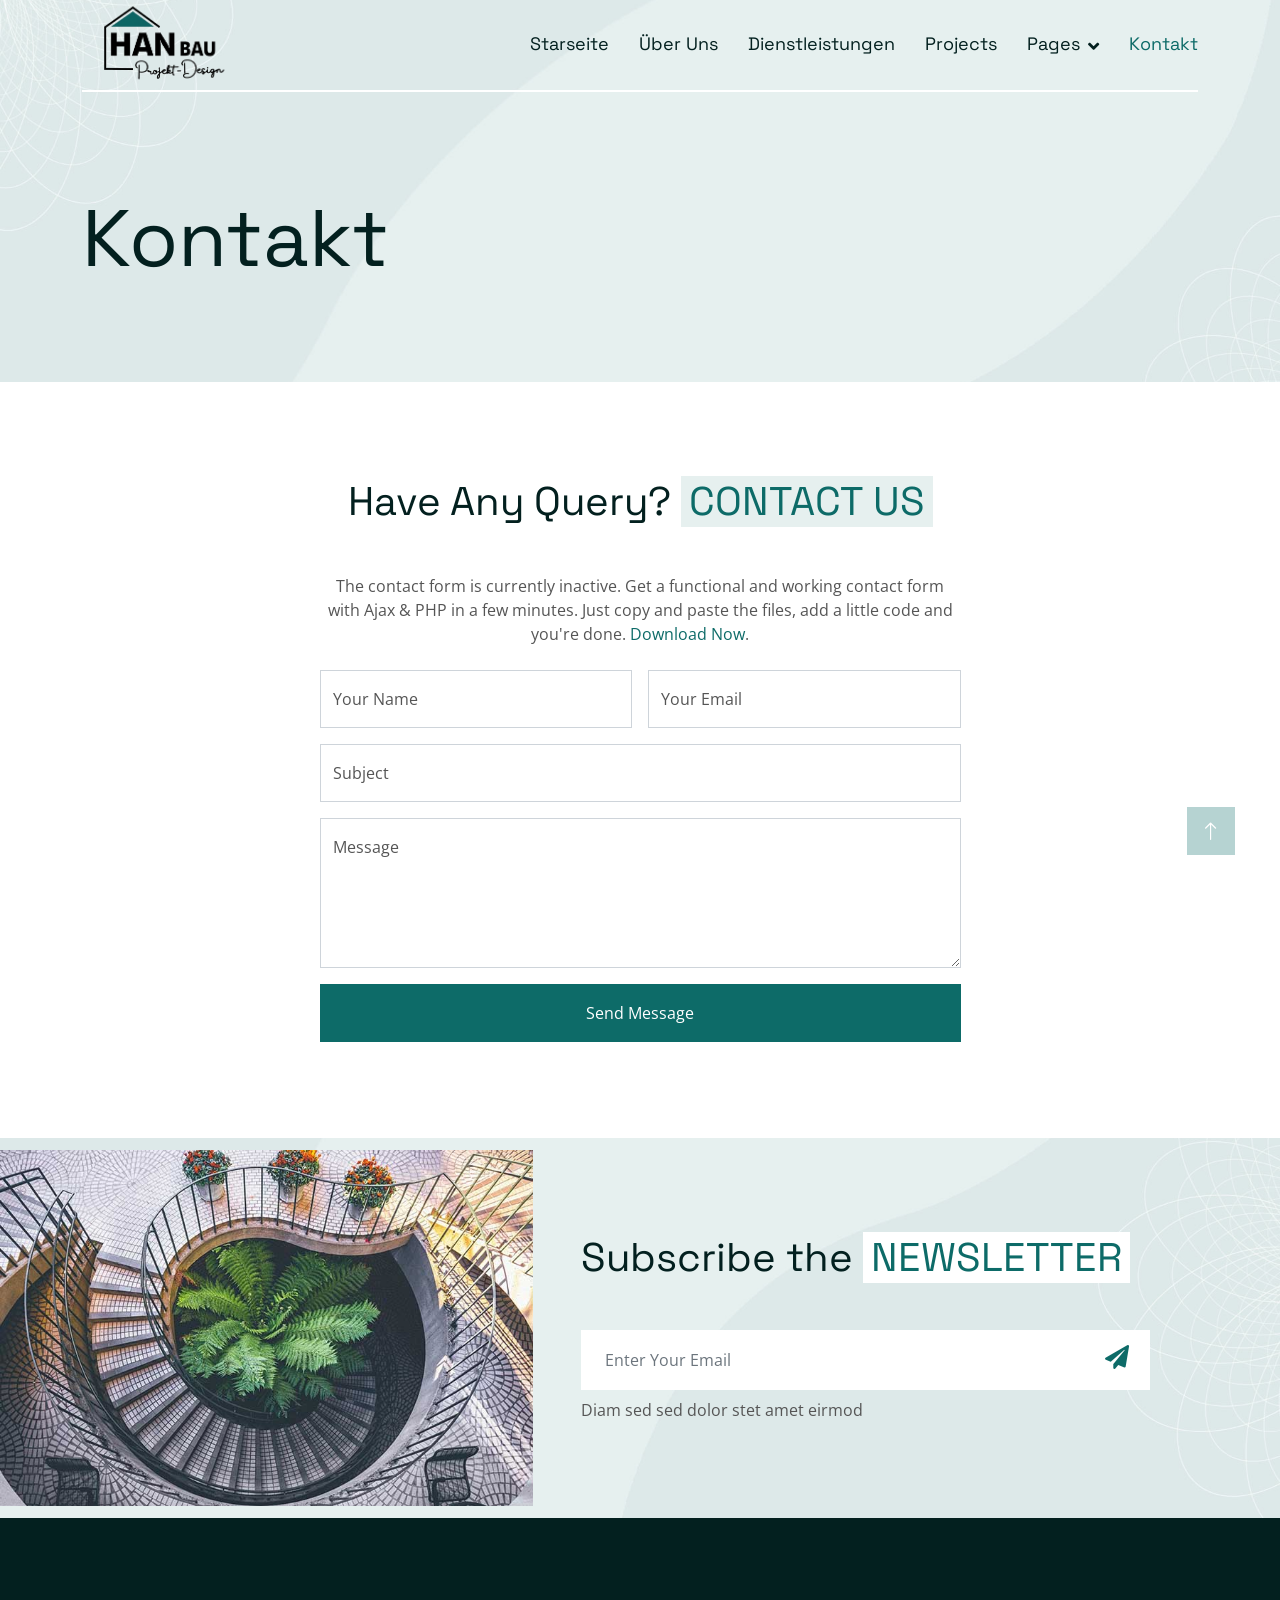
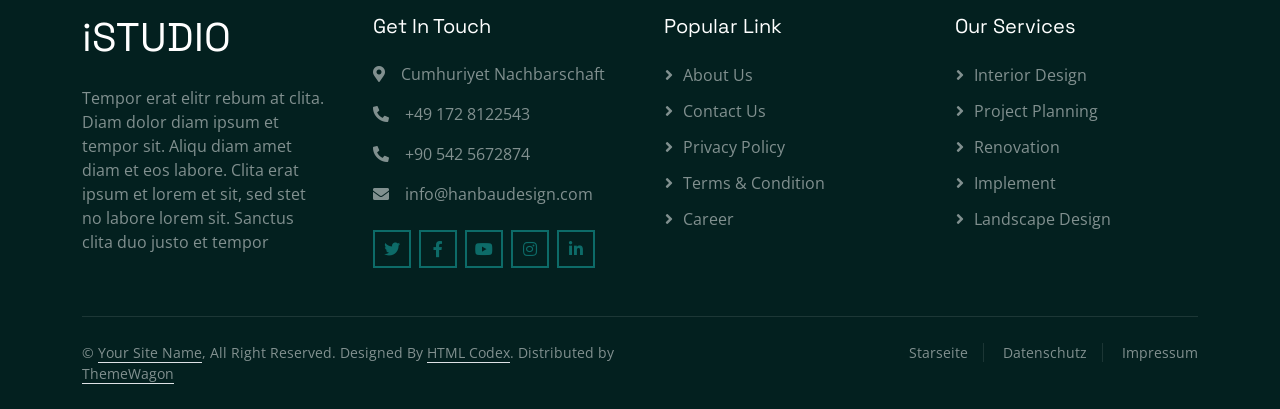
<file: contact.html>
<!DOCTYPE html>
<html lang="en">

<head>
    <meta charset="utf-8">
    <title>HANBAU - Kontakt</title>
    <meta content="width=device-width, initial-scale=1.0" name="viewport">
    <meta content="" name="keywords">
    <meta content="" name="description">

    <!-- Favicon -->
    <link href="img/favicon.ico" rel="icon">

    <!-- Google Web Fonts -->
    <link rel="preconnect" href="https://fonts.googleapis.com">
    <link rel="preconnect" href="https://fonts.gstatic.com" crossorigin>
    <link href="https://fonts.googleapis.com/css2?family=Open+Sans&family=Space+Grotesk&display=swap" rel="stylesheet">

    <!-- Icon Font Stylesheet -->
    <link href="https://cdnjs.cloudflare.com/ajax/libs/font-awesome/5.10.0/css/all.min.css" rel="stylesheet">
    <link href="https://cdn.jsdelivr.net/npm/bootstrap-icons@1.4.1/font/bootstrap-icons.css" rel="stylesheet">

    <!-- Libraries Stylesheet -->
    <link href="lib/animate/animate.min.css" rel="stylesheet">
    <link href="lib/owlcarousel/assets/owl.carousel.min.css" rel="stylesheet">

    <!-- Customized Bootstrap Stylesheet -->
    <link href="css/bootstrap.min.css" rel="stylesheet">

    <!-- Template Stylesheet -->
    <link href="css/style.css" rel="stylesheet">
</head>

<body>
    <!-- Spinner Start -->
    <div id="spinner"
        class="show bg-white position-fixed translate-middle w-100 vh-100 top-50 start-50 d-flex align-items-center justify-content-center">
        <div class="spinner-grow text-primary" style="width: 3rem; height: 3rem;" role="status">
            <span class="sr-only">Loading...</span>
        </div>
    </div>
    <!-- Spinner End -->


    <!-- Navbar Start -->
    <div class="container-fluid sticky-top">
        <div class="container">
            <nav class="navbar navbar-expand-lg navbar-light border-bottom border-2 border-white py-0"> 
                <div class="container-fluid p-0"> <a href="index.html" class="navbar-brand d-flex align-items-center m-0 p-0" style="line-height: 0;">
                        <img class="img-fluid" src="img/hanbau.png" alt="HANBAU Logo" 
                             style="height: 100px; width: auto; margin-top: -5px; margin-bottom: -5px;">
                        

                    </a>
                <button type="button" class="navbar-toggler ms-auto me-0" data-bs-toggle="collapse"
                    data-bs-target="#navbarCollapse">
                    <span class="navbar-toggler-icon"></span>
                </button>
                <div class="collapse navbar-collapse" id="navbarCollapse">
                    <div class="navbar-nav ms-auto">
                        <a href="index.html" class="nav-item nav-link">Starseite</a>
                        <a href="about.html" class="nav-item nav-link">Über Uns</a>
                        <a href="service.html" class="nav-item nav-link">Dienstleistungen</a>
                        <a href="project.html" class="nav-item nav-link">Projects</a>
                        <div class="nav-item dropdown">
                            <a href="#!" class="nav-link dropdown-toggle" data-bs-toggle="dropdown">Pages</a>
                            <div class="dropdown-menu bg-light mt-2">
                                <a href="feature.html" class="dropdown-item">Features</a>
                                <a href="team.html" class="dropdown-item">Our Team</a>
                                <a href="testimonial.html" class="dropdown-item">Testimonial</a>
                                <a href="404.html" class="dropdown-item">404 Page</a>
                            </div>
                        </div>
                        <a href="contact.html" class="nav-item nav-link active">Kontakt</a>
                    </div>
                </div>
            </nav>
        </div>
    </div>
    <!-- Navbar End -->


    <!-- Hero Start -->
    <div class="container-fluid pb-5 bg-primary hero-header">
        <div class="container py-5">
            <div class="row g-3 align-items-center">
                <div class="col-lg-6 text-center text-lg-start">
                    <h1 class="display-1 mb-0 animated slideInLeft">Kontakt</h1>
                </div>
                </div>
        </div>
    </div>
    <!-- Hero End -->


    <!-- Contact Start -->
    <div class="container-fluid py-5">
        <div class="container py-5">
            <div class="text-center wow fadeIn" data-wow-delay="0.1s">
                <h1 class="mb-5">Have Any Query? <span class="text-uppercase text-primary bg-light px-2">Contact
                        Us</span></h1>
            </div>
            <div class="row justify-content-center">
                <div class="col-lg-7">
                    <p class="text-center mb-4">The contact form is currently inactive. Get a functional and working
                        contact form with Ajax & PHP in a few minutes. Just copy and paste the files, add a little code
                        and you're done. <a href="https://htmlcodex.com/contact-form">Download Now</a>.</p>
                    <div class="wow fadeIn" data-wow-delay="0.3s">
                        <form>
                            <div class="row g-3">
                                <div class="col-md-6">
                                    <div class="form-floating">
                                        <input type="text" class="form-control" id="name" placeholder="Your Name">
                                        <label for="name">Your Name</label>
                                    </div>
                                </div>
                                <div class="col-md-6">
                                    <div class="form-floating">
                                        <input type="email" class="form-control" id="email" placeholder="Your Email">
                                        <label for="email">Your Email</label>
                                    </div>
                                </div>
                                <div class="col-12">
                                    <div class="form-floating">
                                        <input type="text" class="form-control" id="subject" placeholder="Subject">
                                        <label for="subject">Subject</label>
                                    </div>
                                </div>
                                <div class="col-12">
                                    <div class="form-floating">
                                        <textarea class="form-control" placeholder="Leave a message here" id="message"
                                            style="height: 150px"></textarea>
                                        <label for="message">Message</label>
                                    </div>
                                </div>
                                <div class="col-12">
                                    <button class="btn btn-primary w-100 py-3" type="submit">Send Message</button>
                                </div>
                            </div>
                        </form>
                    </div>
                </div>
            </div>
        </div>
    </div>
    <!-- Contact End -->


    <!-- Newsletter Start -->
    <div class="container-fluid bg-primary newsletter p-0">
        <div class="container p-0">
            <div class="row g-0 align-items-center">
                <div class="col-md-5 ps-lg-0 text-start wow fadeIn" data-wow-delay="0.2s">
                    <img class="img-fluid w-100" src="img/newsletter.jpg" alt="">
                </div>
                <div class="col-md-7 py-5 newsletter-text wow fadeIn" data-wow-delay="0.5s">
                    <div class="p-5">
                        <h1 class="mb-5">Subscribe the <span
                                class="text-uppercase text-primary bg-white px-2">Newsletter</span></h1>
                        <div class="position-relative w-100 mb-2">
                            <input class="form-control border-0 w-100 ps-4 pe-5" type="text"
                                placeholder="Enter Your Email" style="height: 60px;">
                            <button type="button" class="btn shadow-none position-absolute top-0 end-0 mt-2 me-2"><i
                                    class="fa fa-paper-plane text-primary fs-4"></i></button>
                        </div>
                        <p class="mb-0">Diam sed sed dolor stet amet eirmod</p>
                    </div>
                </div>
            </div>
        </div>
    </div>
    <!-- Newsletter End -->


    <!-- Footer Start -->
    <div class="container-fluid bg-dark text-white-50 footer pt-5">
        <div class="container py-5">
            <div class="row g-5">
                <div class="col-md-6 col-lg-3 wow fadeIn" data-wow-delay="0.1s">
                    <a href="index.html" class="d-inline-block mb-3">
                        <h1 class="text-white">iSTUDIO</h1>
                    </a>
                    <p class="mb-0">Tempor erat elitr rebum at clita. Diam dolor diam ipsum et tempor sit. Aliqu diam
                        amet diam et eos labore. Clita erat ipsum et lorem et sit, sed stet no labore lorem sit. Sanctus
                        clita duo justo et tempor</p>
                </div>
                <div class="col-md-6 col-lg-3 wow fadeIn" data-wow-delay="0.3s">
                    <h5 class="text-white mb-4">Get In Touch</h5>
                    <p><i class="fa fa-map-marker-alt me-3"></i>Cumhuriyet Nachbarschaft</p>
                    <p><i class="fa fa-phone-alt me-3"></i>+49 172 8122543</p>
                    <p><i class="fa fa-phone-alt me-3"></i>+90 542 5672874</p>
                    <p><i class="fa fa-envelope me-3"></i>info@hanbaudesign.com</p>
                    <div class="d-flex pt-2">
                        <a class="btn btn-outline-primary btn-square border-2 me-2" href="#!"><i
                                class="fab fa-twitter"></i></a>
                        <a class="btn btn-outline-primary btn-square border-2 me-2" href="#!"><i
                                class="fab fa-facebook-f"></i></a>
                        <a class="btn btn-outline-primary btn-square border-2 me-2" href="#!"><i
                                class="fab fa-youtube"></i></a>
                        <a class="btn btn-outline-primary btn-square border-2 me-2" href="#!"><i
                                class="fab fa-instagram"></i></a>
                        <a class="btn btn-outline-primary btn-square border-2 me-2" href="#!"><i
                                class="fab fa-linkedin-in"></i></a>
                    </div>
                </div>
                <div class="col-md-6 col-lg-3 wow fadeIn" data-wow-delay="0.5s">
                    <h5 class="text-white mb-4">Popular Link</h5>
                    <a class="btn btn-link" href="#!">About Us</a>
                    <a class="btn btn-link" href="#!">Contact Us</a>
                    <a class="btn btn-link" href="#!">Privacy Policy</a>
                    <a class="btn btn-link" href="#!">Terms & Condition</a>
                    <a class="btn btn-link" href="#!">Career</a>
                </div>
                <div class="col-md-6 col-lg-3 wow fadeIn" data-wow-delay="0.7s">
                    <h5 class="text-white mb-4">Our Services</h5>
                    <a class="btn btn-link" href="#!">Interior Design</a>
                    <a class="btn btn-link" href="#!">Project Planning</a>
                    <a class="btn btn-link" href="#!">Renovation</a>
                    <a class="btn btn-link" href="#!">Implement</a>
                    <a class="btn btn-link" href="#!">Landscape Design</a>
                </div>
            </div>
        </div>
        <div class="container wow fadeIn" data-wow-delay="0.1s">
            <div class="copyright">
                <div class="row">
                    <div class="col-md-6 text-center text-md-start mb-3 mb-md-0">
                        &copy; <a class="border-bottom" href="#!">Your Site Name</a>, All Right Reserved.

                        <!--/*** This template is free as long as you keep the below author’s credit link/attribution link/backlink. ***/-->
                        <!--/*** If you'd like to use the template without the below author’s credit link/attribution link/backlink, ***/-->
                        <!--/*** you can purchase the Credit Removal License from "https://htmlcodex.com/credit-removal". ***/-->
                        Designed By <a class="border-bottom" href="https://htmlcodex.com">HTML Codex</a>. Distributed by
                        <a class="border-bottom" href="https://themewagon.com" target="_blank">ThemeWagon</a>
                    </div>
                    <div class="col-md-6 text-center text-md-end">
                        <div class="footer-menu">
                            <a href="index.html">Starseite</a>
                            <a href="datenschutz.html">Datenschutz</a>
                            <a href="impressum.html">Impressum</a>
                        </div>
                    </div>
                </div>
            </div>
        </div>
    </div>
    <!-- Footer End -->


    <!-- Back to Top -->
    <a href="#!" class="btn btn-lg btn-primary btn-lg-square back-to-top"><i class="bi bi-arrow-up"></i></a>


    <!-- JavaScript Libraries -->
    <script src="https://ajax.googleapis.com/ajax/libs/jquery/3.6.1/jquery.min.js"></script>
    <script src="https://cdn.jsdelivr.net/npm/bootstrap@5.0.0/dist/js/bootstrap.bundle.min.js"></script>
    <script src="lib/wow/wow.min.js"></script>
    <script src="lib/easing/easing.min.js"></script>
    <script src="lib/waypoints/waypoints.min.js"></script>
    <script src="lib/owlcarousel/owl.carousel.min.js"></script>

    <!-- Template Javascript -->
    <script src="js/main.js"></script>
</body>

</html>
</file>
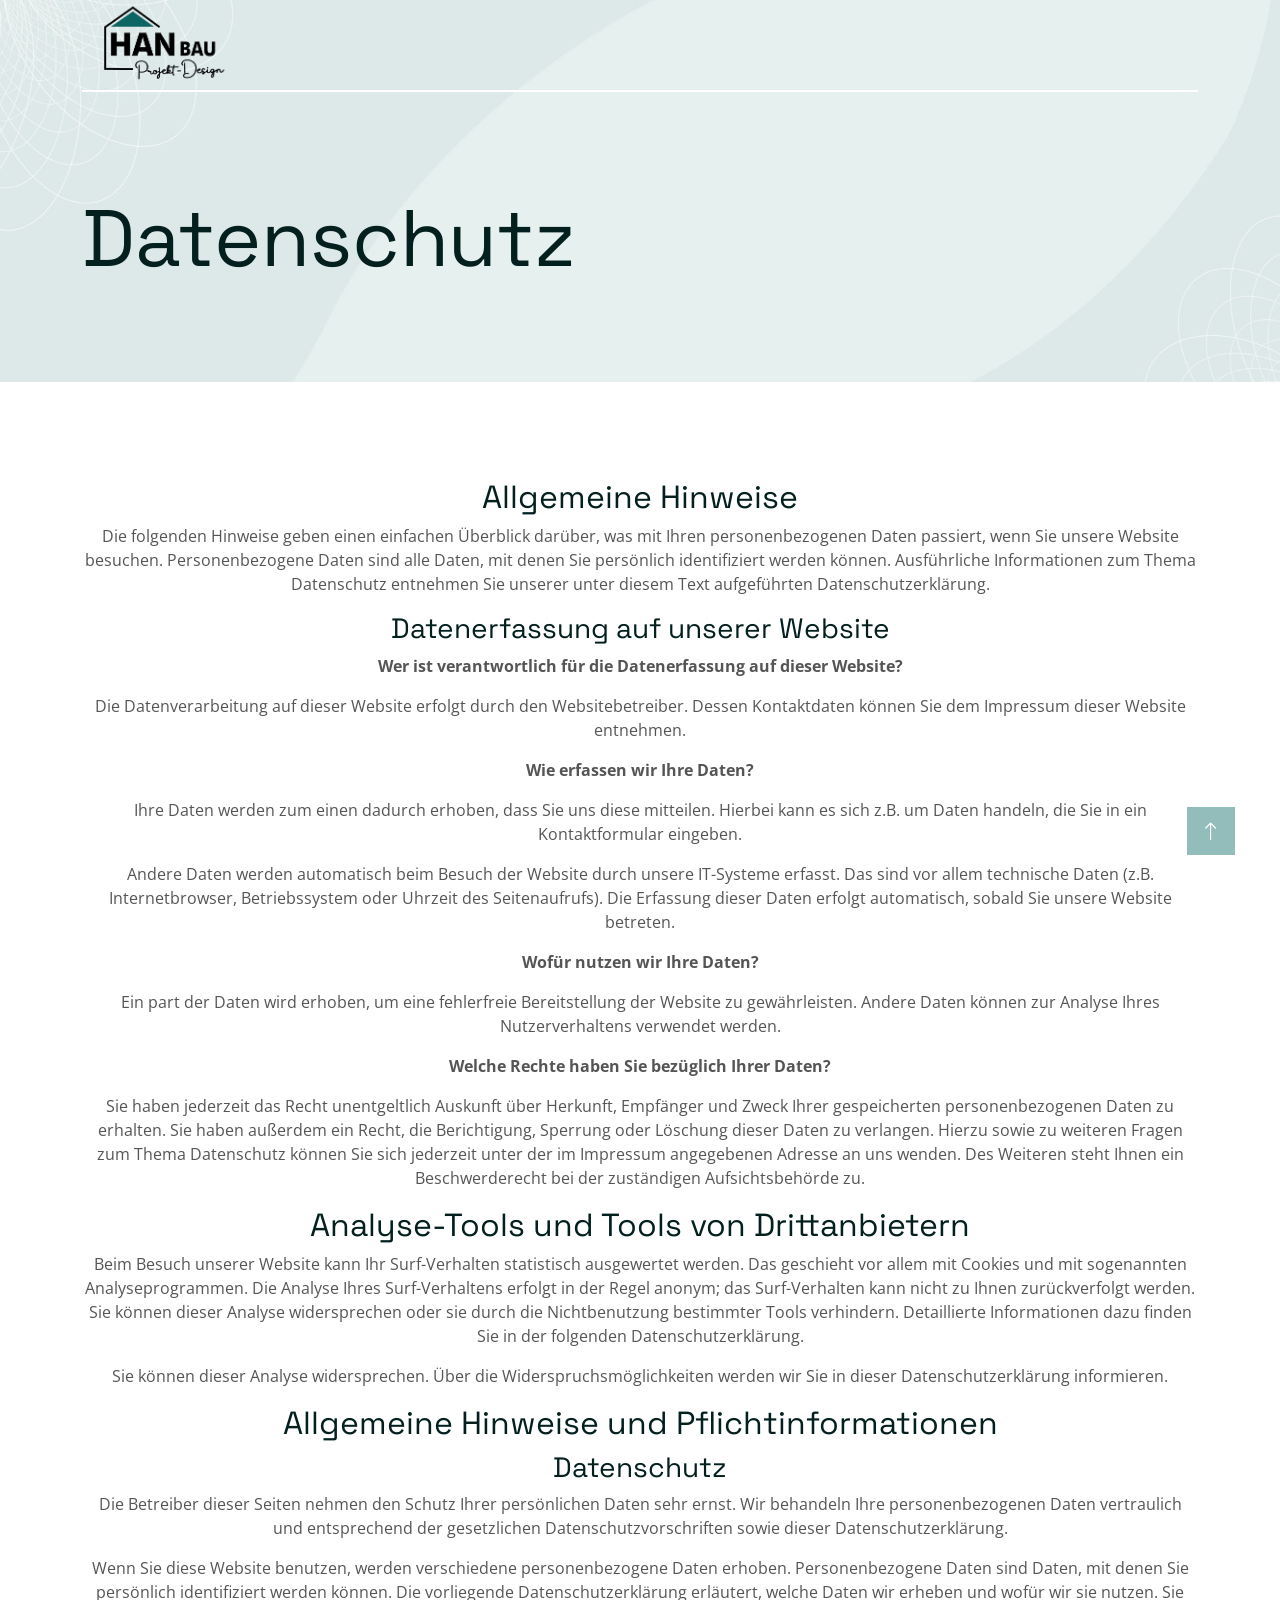
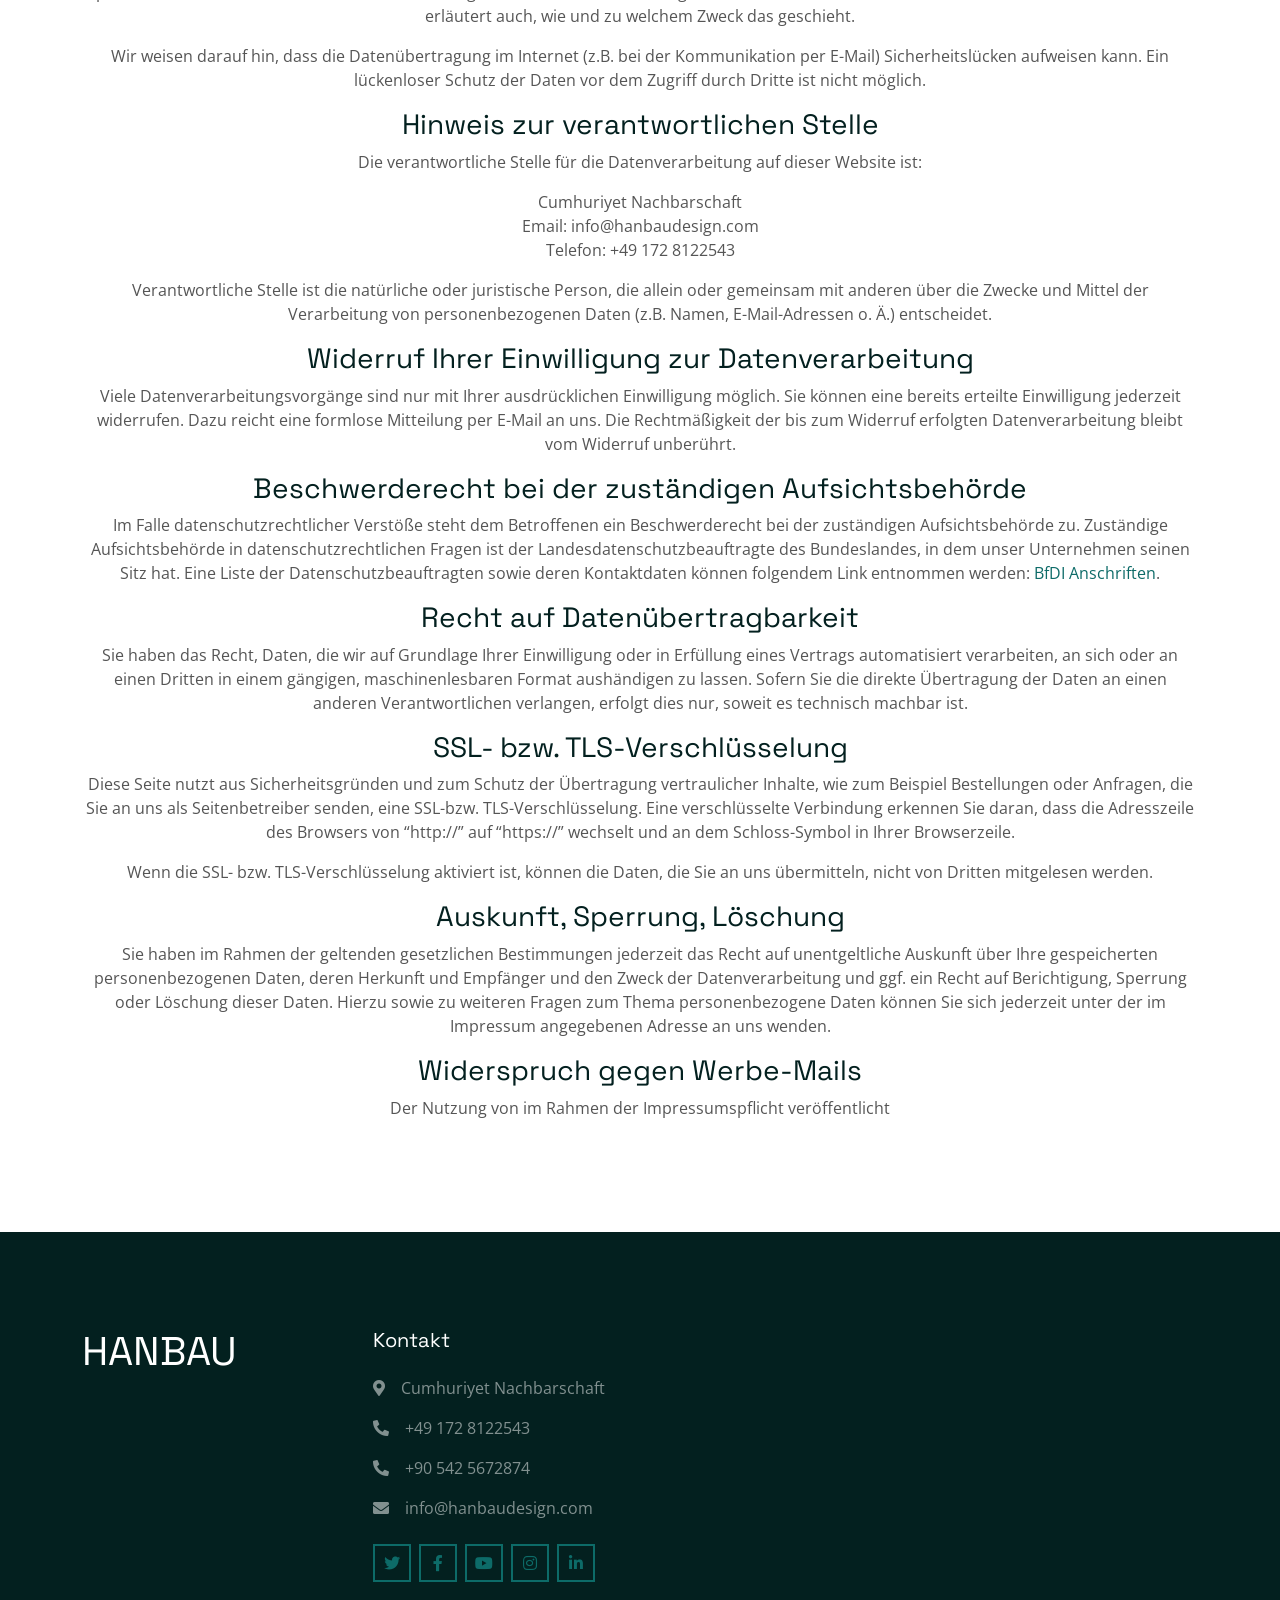
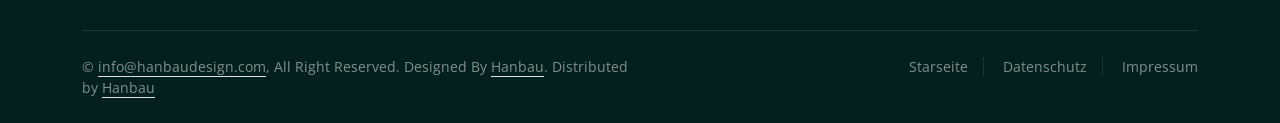
<file: datenschutz.html>
<!DOCTYPE html>
<html lang="en">

<head>
    <meta charset="utf-8">
    <title>HANBAU - Datenschutz</title>
    <meta content="width=device-width, initial-scale=1.0" name="viewport">
    <meta content="" name="keywords">
    <meta content="" name="description">

    <!-- Favicon -->
    <link href="img/favicon.ico" rel="icon">

    <!-- Google Web Fonts -->
    <link rel="preconnect" href="https://fonts.googleapis.com">
    <link rel="preconnect" href="https://fonts.gstatic.com" crossorigin>
    <link href="https://fonts.googleapis.com/css2?family=Open+Sans&family=Space+Grotesk&display=swap" rel="stylesheet">

    <!-- Icon Font Stylesheet -->
    <link href="https://cdnjs.cloudflare.com/ajax/libs/font-awesome/5.10.0/css/all.min.css" rel="stylesheet">
    <link href="https://cdn.jsdelivr.net/npm/bootstrap-icons@1.4.1/font/bootstrap-icons.css" rel="stylesheet">

    <!-- Libraries Stylesheet -->
    <link href="lib/animate/animate.min.css" rel="stylesheet">
    <link href="lib/owlcarousel/assets/owl.carousel.min.css" rel="stylesheet">

    <!-- Customized Bootstrap Stylesheet -->
    <link href="css/bootstrap.min.css" rel="stylesheet">

    <!-- Template Stylesheet -->
    <link href="css/style.css" rel="stylesheet">
</head>

<body>
    <!-- Spinner Start -->
    <div id="spinner"
        class="show bg-white position-fixed translate-middle w-100 vh-100 top-50 start-50 d-flex align-items-center justify-content-center">
        <div class="spinner-grow text-primary" style="width: 3rem; height: 3rem;" role="status">
            <span class="sr-only">Loading...</span>
        </div>
    </div>
    <!-- Spinner End -->


    <!-- Navbar Start -->
    <div class="container-fluid sticky-top">
        <div class="container">
            <nav class="navbar navbar-expand-lg navbar-light border-bottom border-2 border-white py-0"> 
                <div class="container-fluid p-0"> <a href="index.html" class="navbar-brand d-flex align-items-center m-0 p-0" style="line-height: 0;">
                        <img class="img-fluid" src="img/hanbau.png" alt="HANBAU Logo" 
                             style="height: 100px; width: auto; margin-top: -5px; margin-bottom: -5px;">
                    </a>
                <button type="button" class="navbar-toggler ms-auto me-0" data-bs-toggle="collapse"
                    data-bs-target="#navbarCollapse">
                    <span class="navbar-toggler-icon"></span>
                </button>
                <!-- 
                <div class="collapse navbar-collapse" id="navbarCollapse">
                    <div class="navbar-nav ms-auto">
                        <a href="index.html" class="nav-item nav-link active">Starseite</a>
                        <a href="about.html" class="nav-item nav-link">Über Uns</a>
                        <a href="service.html" class="nav-item nav-link">Dienstleistungen</a>
                        <a href="project.html" class="nav-item nav-link">Projects</a>
                        <div class="nav-item dropdown">
                            <a href="#!" class="nav-link dropdown-toggle" data-bs-toggle="dropdown">Pages</a>
                            <div class="dropdown-menu bg-light mt-2">
                                <a href="feature.html" class="dropdown-item">Features</a>
                                <a href="team.html" class="dropdown-item">Our Team</a>
                                <a href="testimonial.html" class="dropdown-item">Testimonial</a>
                                <a href="404.html" class="dropdown-item">404 Page</a>
                            </div>
                        </div>
                        <a href="contact.html" class="nav-item nav-link">Kontakt</a>
                    </div>
                </div> -->
            </nav>
        </div>
    </div>
    <!-- Navbar End -->


    <!-- Hero Start -->
    <div class="container-fluid pb-5 bg-primary hero-header">
        <div class="container py-5">
            <div class="row g-3 align-items-center">
                <div class="col-lg-6 text-center text-lg-start">
                    <h1 class="display-1 mb-0 animated slideInLeft">Datenschutz</h1>
                </div>
               
            </div>
        </div>
    </div>
    <!-- Hero End -->


    <!-- Feature Start -->
    <div class="container-fluid py-5">
        <div class="container py-5">
            <div class="text-center wow fadeIn" data-wow-delay="0.1s">
                <section>
                    <h2>Allgemeine Hinweise</h2>
                    <p>Die folgenden Hinweise geben einen einfachen Überblick darüber, was mit Ihren personenbezogenen Daten passiert, wenn Sie unsere Website besuchen. Personenbezogene Daten sind alle Daten, mit denen Sie persönlich identifiziert werden können. Ausführliche Informationen zum Thema Datenschutz entnehmen Sie unserer unter diesem Text aufgeführten Datenschutzerklärung.</p>
                
                    <h3>Datenerfassung auf unserer Website</h3>
                    <p><strong>Wer ist verantwortlich für die Datenerfassung auf dieser Website?</strong></p>
                    <p>Die Datenverarbeitung auf dieser Website erfolgt durch den Websitebetreiber. Dessen Kontaktdaten können Sie dem Impressum dieser Website entnehmen.</p>
                
                    <p><strong>Wie erfassen wir Ihre Daten?</strong></p>
                    <p>Ihre Daten werden zum einen dadurch erhoben, dass Sie uns diese mitteilen. Hierbei kann es sich z.B. um Daten handeln, die Sie in ein Kontaktformular eingeben.</p>
                    <p>Andere Daten werden automatisch beim Besuch der Website durch unsere IT-Systeme erfasst. Das sind vor allem technische Daten (z.B. Internetbrowser, Betriebssystem oder Uhrzeit des Seitenaufrufs). Die Erfassung dieser Daten erfolgt automatisch, sobald Sie unsere Website betreten.</p>
                
                    <p><strong>Wofür nutzen wir Ihre Daten?</strong></p>
                    <p>Ein part der Daten wird erhoben, um eine fehlerfreie Bereitstellung der Website zu gewährleisten. Andere Daten können zur Analyse Ihres Nutzerverhaltens verwendet werden.</p>
                
                    <p><strong>Welche Rechte haben Sie bezüglich Ihrer Daten?</strong></p>
                    <p>Sie haben jederzeit das Recht unentgeltlich Auskunft über Herkunft, Empfänger und Zweck Ihrer gespeicherten personenbezogenen Daten zu erhalten. Sie haben außerdem ein Recht, die Berichtigung, Sperrung oder Löschung dieser Daten zu verlangen. Hierzu sowie zu weiteren Fragen zum Thema Datenschutz können Sie sich jederzeit unter der im Impressum angegebenen Adresse an uns wenden. Des Weiteren steht Ihnen ein Beschwerderecht bei der zuständigen Aufsichtsbehörde zu.</p>
                
                    <h2>Analyse-Tools und Tools von Drittanbietern</h2>
                    <p>Beim Besuch unserer Website kann Ihr Surf-Verhalten statistisch ausgewertet werden. Das geschieht vor allem mit Cookies und mit sogenannten Analyseprogrammen. Die Analyse Ihres Surf-Verhaltens erfolgt in der Regel anonym; das Surf-Verhalten kann nicht zu Ihnen zurückverfolgt werden. Sie können dieser Analyse widersprechen oder sie durch die Nichtbenutzung bestimmter Tools verhindern. Detaillierte Informationen dazu finden Sie in der folgenden Datenschutzerklärung.</p>
                    <p>Sie können dieser Analyse widersprechen. Über die Widerspruchsmöglichkeiten werden wir Sie in dieser Datenschutzerklärung informieren.</p>
                
                    <h2>Allgemeine Hinweise und Pflichtinformationen</h2>
                    <h3>Datenschutz</h3>
                    <p>Die Betreiber dieser Seiten nehmen den Schutz Ihrer persönlichen Daten sehr ernst. Wir behandeln Ihre personenbezogenen Daten vertraulich und entsprechend der gesetzlichen Datenschutzvorschriften sowie dieser Datenschutzerklärung.</p>
                    <p>Wenn Sie diese Website benutzen, werden verschiedene personenbezogene Daten erhoben. Personenbezogene Daten sind Daten, mit denen Sie persönlich identifiziert werden können. Die vorliegende Datenschutzerklärung erläutert, welche Daten wir erheben und wofür wir sie nutzen. Sie erläutert auch, wie und zu welchem Zweck das geschieht.</p>
                    <p>Wir weisen darauf hin, dass die Datenübertragung im Internet (z.B. bei der Kommunikation per E-Mail) Sicherheitslücken aufweisen kann. Ein lückenloser Schutz der Daten vor dem Zugriff durch Dritte ist nicht möglich.</p>
                
                    <h3>Hinweis zur verantwortlichen Stelle</h3>
                    <p>Die verantwortliche Stelle für die Datenverarbeitung auf dieser Website ist:</p>
                    <p>Cumhuriyet Nachbarschaft<br>
                       Email: info@hanbaudesign.com<br>
                       Telefon: +49 172 8122543</p>
                    <p>Verantwortliche Stelle ist die natürliche oder juristische Person, die allein oder gemeinsam mit anderen über die Zwecke und Mittel der Verarbeitung von personenbezogenen Daten (z.B. Namen, E-Mail-Adressen o. Ä.) entscheidet.</p>
                
                    <h3>Widerruf Ihrer Einwilligung zur Datenverarbeitung</h3>
                    <p>Viele Datenverarbeitungsvorgänge sind nur mit Ihrer ausdrücklichen Einwilligung möglich. Sie können eine bereits erteilte Einwilligung jederzeit widerrufen. Dazu reicht eine formlose Mitteilung per E-Mail an uns. Die Rechtmäßigkeit der bis zum Widerruf erfolgten Datenverarbeitung bleibt vom Widerruf unberührt.</p>
                
                    <h3>Beschwerderecht bei der zuständigen Aufsichtsbehörde</h3>
                    <p>Im Falle datenschutzrechtlicher Verstöße steht dem Betroffenen ein Beschwerderecht bei der zuständigen Aufsichtsbehörde zu. Zuständige Aufsichtsbehörde in datenschutzrechtlichen Fragen ist der Landesdatenschutzbeauftragte des Bundeslandes, in dem unser Unternehmen seinen Sitz hat. Eine Liste der Datenschutzbeauftragten sowie deren Kontaktdaten können folgendem Link entnommen werden: <a href="https://www.bfdi.bund.de/DE/Infothek/Anschriften_Links/anschriften_links-node.html" target="_blank">BfDI Anschriften</a>.</p>
                
                    <h3>Recht auf Datenübertragbarkeit</h3>
                    <p>Sie haben das Recht, Daten, die wir auf Grundlage Ihrer Einwilligung oder in Erfüllung eines Vertrags automatisiert verarbeiten, an sich oder an einen Dritten in einem gängigen, maschinenlesbaren Format aushändigen zu lassen. Sofern Sie die direkte Übertragung der Daten an einen anderen Verantwortlichen verlangen, erfolgt dies nur, soweit es technisch machbar ist.</p>
                
                    <h3>SSL- bzw. TLS-Verschlüsselung</h3>
                    <p>Diese Seite nutzt aus Sicherheitsgründen und zum Schutz der Übertragung vertraulicher Inhalte, wie zum Beispiel Bestellungen oder Anfragen, die Sie an uns als Seitenbetreiber senden, eine SSL-bzw. TLS-Verschlüsselung. Eine verschlüsselte Verbindung erkennen Sie daran, dass die Adresszeile des Browsers von “http://” auf “https://” wechselt und an dem Schloss-Symbol in Ihrer Browserzeile.</p>
                    <p>Wenn die SSL- bzw. TLS-Verschlüsselung aktiviert ist, können die Daten, die Sie an uns übermitteln, nicht von Dritten mitgelesen werden.</p>
                
                    <h3>Auskunft, Sperrung, Löschung</h3>
                    <p>Sie haben im Rahmen der geltenden gesetzlichen Bestimmungen jederzeit das Recht auf unentgeltliche Auskunft über Ihre gespeicherten personenbezogenen Daten, deren Herkunft und Empfänger und den Zweck der Datenverarbeitung und ggf. ein Recht auf Berichtigung, Sperrung oder Löschung dieser Daten. Hierzu sowie zu weiteren Fragen zum Thema personenbezogene Daten können Sie sich jederzeit unter der im Impressum angegebenen Adresse an uns wenden.</p>
                
                    <h3>Widerspruch gegen Werbe-Mails</h3>
                    <p>Der Nutzung von im Rahmen der Impressumspflicht veröffentlicht
            </div>
        </div>
    </div>
    <!-- Feature End -->


    <!-- Footer Start -->
     <div class="container-fluid bg-dark text-white-50 footer pt-5">
        <div class="container py-5">
            <div class="row g-5">
                <div class="col-md-6 col-lg-3 wow fadeIn" data-wow-delay="0.1s">
                    <a href="index.html" class="d-inline-block mb-3">
                        <h1 class="text-white">HANBAU</h1>
                    </a>
                    <p class="mb-0"></p>
                </div>
                <div class="col-md-6 col-lg-3 wow fadeIn" data-wow-delay="0.3s">
                    <h5 class="text-white mb-4">Kontakt</h5>
                    <p><i class="fa fa-map-marker-alt me-3"></i>Cumhuriyet Nachbarschaft</p>
                    <p><i class="fa fa-phone-alt me-3"></i>+49 172 8122543</p>
                    <p><i class="fa fa-phone-alt me-3"></i>+90 542 5672874</p>
                    <p><i class="fa fa-envelope me-3"></i>info@hanbaudesign.com</p>
                    <div class="d-flex pt-2">
                        <a class="btn btn-outline-primary btn-square border-2 me-2" href="#!"><i
                                class="fab fa-twitter"></i></a>
                        <a class="btn btn-outline-primary btn-square border-2 me-2" href="#!"><i
                                class="fab fa-facebook-f"></i></a>
                        <a class="btn btn-outline-primary btn-square border-2 me-2" href="#!"><i
                                class="fab fa-youtube"></i></a>
                        <a class="btn btn-outline-primary btn-square border-2 me-2" href="#!"><i
                                class="fab fa-instagram"></i></a>
                        <a class="btn btn-outline-primary btn-square border-2 me-2" href="#!"><i
                                class="fab fa-linkedin-in"></i></a>
                    </div>
                </div>
                <!--
                <div class="col-md-6 col-lg-3 wow fadeIn" data-wow-delay="0.5s">
                    <h5 class="text-white mb-4">Popular Link</h5>
                    <a class="btn btn-link" href="#!">About Us</a>
                    <a class="btn btn-link" href="#!">Contact Us</a>
                    <a class="btn btn-link" href="#!">Privacy Policy</a>
                    <a class="btn btn-link" href="#!">Terms & Condition</a>
                    <a class="btn btn-link" href="#!">Career</a>
                </div>
                <div class="col-md-6 col-lg-3 wow fadeIn" data-wow-delay="0.7s">
                    <h5 class="text-white mb-4">Our Services</h5>
                    <a class="btn btn-link" href="#!">Interior Design</a>
                    <a class="btn btn-link" href="#!">Project Planning</a>
                    <a class="btn btn-link" href="#!">Renovation</a>
                    <a class="btn btn-link" href="#!">Implement</a>
                    <a class="btn btn-link" href="#!">Landscape Design</a>
                </div>-->
            </div>
        </div>
        <div class="container wow fadeIn" data-wow-delay="0.1s">
            <div class="copyright">
                <div class="row">
                    <div class="col-md-6 text-center text-md-start mb-3 mb-md-0">
                        &copy; <a class="border-bottom" >info@hanbaudesign.com</a>, All Right Reserved.

                        <!--/*** This template is free as long as you keep the below author’s credit link/attribution link/backlink. ***/-->
                        <!--/*** If you'd like to use the template without the below author’s credit link/attribution link/backlink, ***/-->
                        <!--/*** you can purchase the Credit Removal License from "https://htmlcodex.com/credit-removal". ***/-->
                        Designed By <a class="border-bottom" href="">Hanbau</a>. Distributed by
                        <a class="border-bottom" href="" target="_blank">Hanbau</a>
                    </div>
                    <div class="col-md-6 text-center text-md-end">
                        <div class="footer-menu">
                            <a href="index.html">Starseite</a>
                            <a href="datenschutz.html">Datenschutz</a>
                            <a href="impressum.html">Impressum</a>
                        </div>
                    </div>
                </div>
            </div>
        </div>
    </div>
    <!-- Footer End -->



    <!-- Back to Top -->
    <a href="#!" class="btn btn-lg btn-primary btn-lg-square back-to-top"><i class="bi bi-arrow-up"></i></a>


    <!-- JavaScript Libraries -->
    <script src="https://ajax.googleapis.com/ajax/libs/jquery/3.6.1/jquery.min.js"></script>
    <script src="https://cdn.jsdelivr.net/npm/bootstrap@5.0.0/dist/js/bootstrap.bundle.min.js"></script>
    <script src="lib/wow/wow.min.js"></script>
    <script src="lib/easing/easing.min.js"></script>
    <script src="lib/waypoints/waypoints.min.js"></script>
    <script src="lib/owlcarousel/owl.carousel.min.js"></script>

    <!-- Template Javascript -->
    <script src="js/main.js"></script>
</body>

</html>
</file>
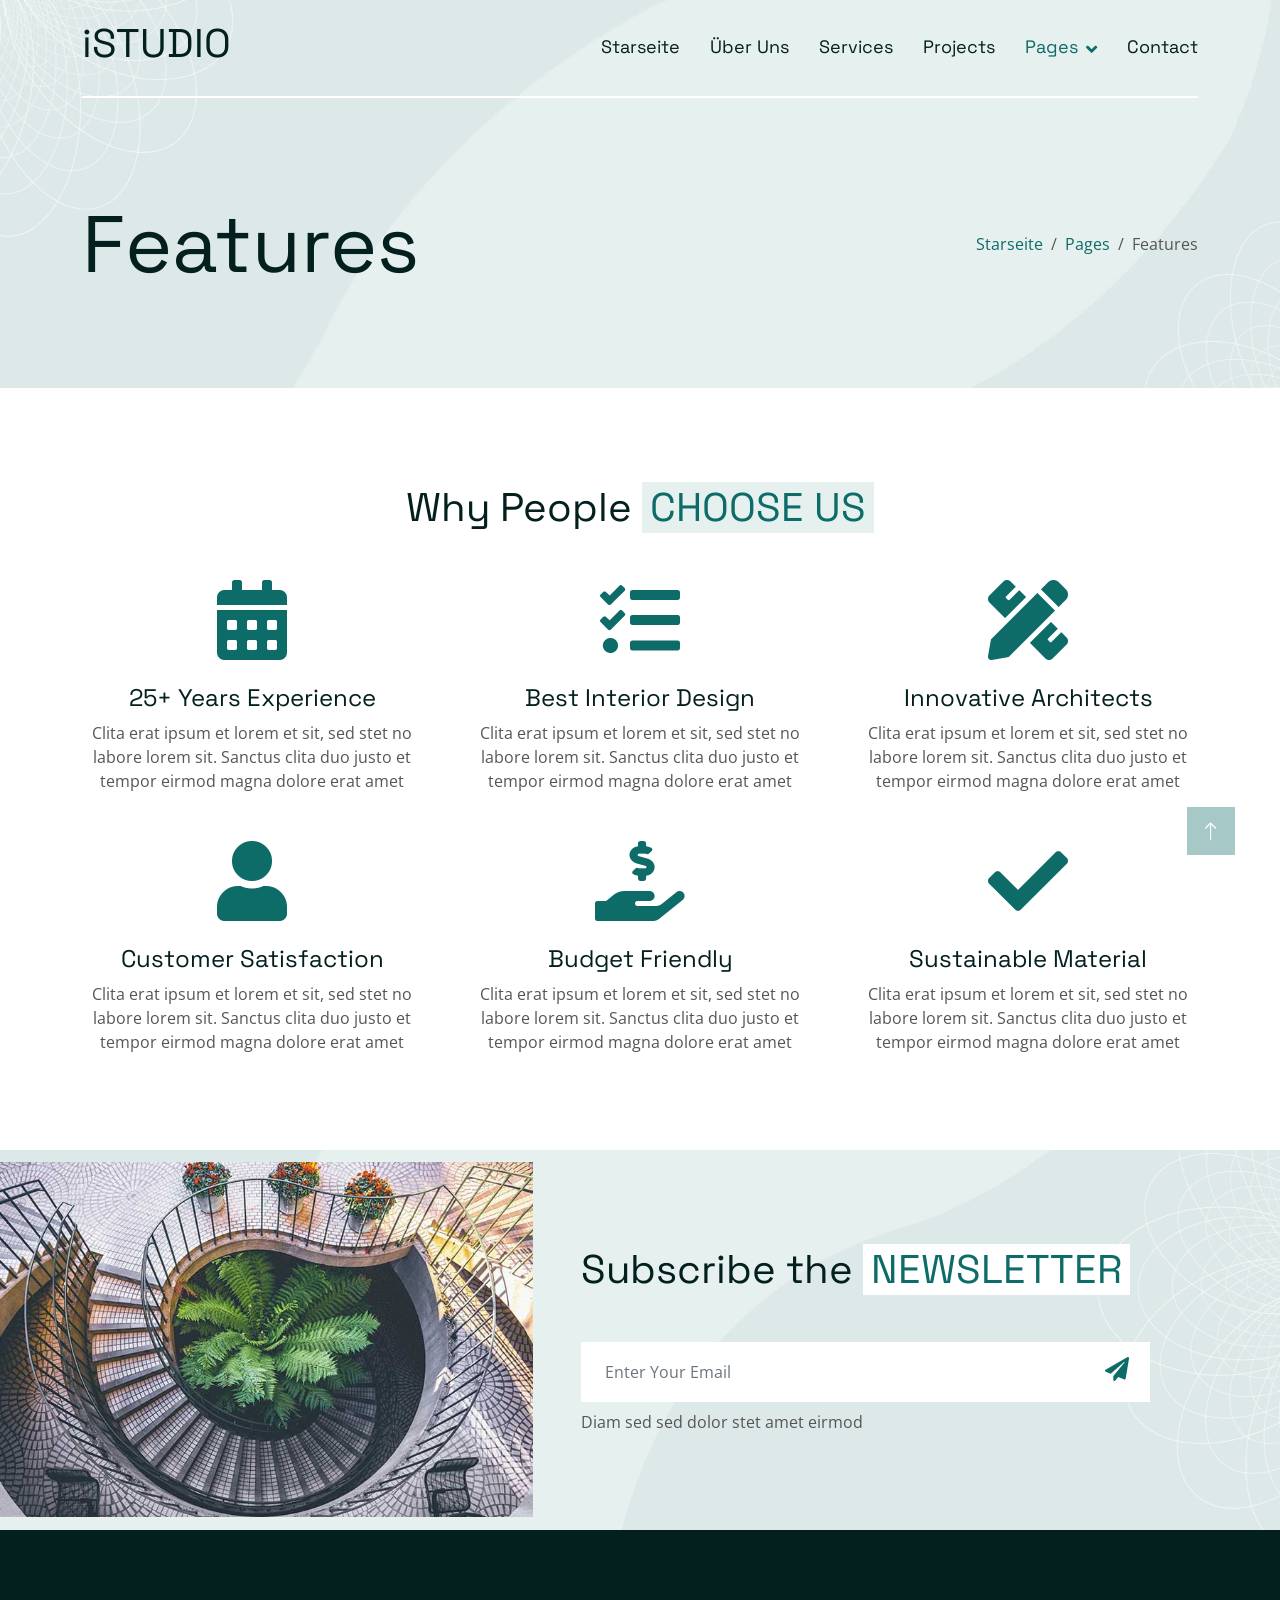
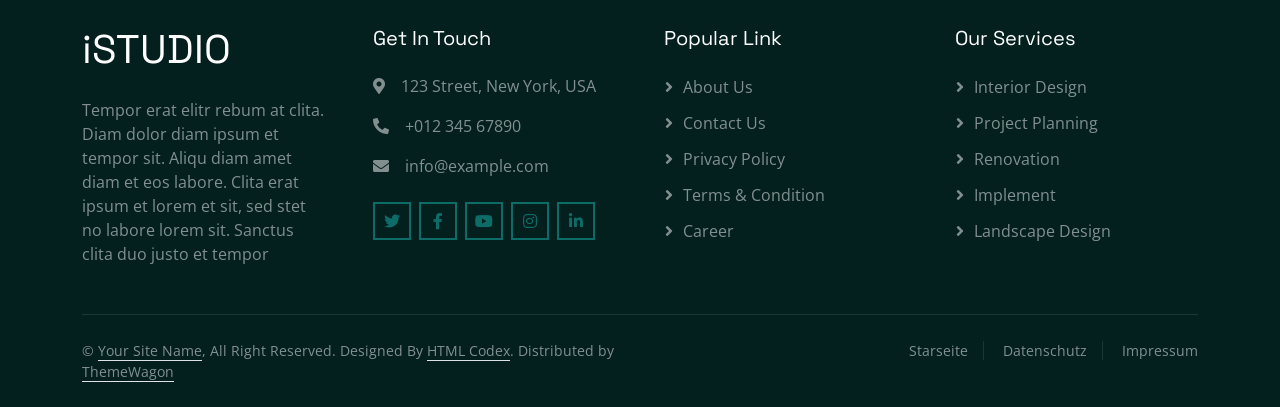
<file: feature.html>
<!DOCTYPE html>
<html lang="en">

<head>
    <meta charset="utf-8">
    <title>iSTUDIO - Interior Design Website Template Free</title>
    <meta content="width=device-width, initial-scale=1.0" name="viewport">
    <meta content="" name="keywords">
    <meta content="" name="description">

    <!-- Favicon -->
    <link href="img/favicon.ico" rel="icon">

    <!-- Google Web Fonts -->
    <link rel="preconnect" href="https://fonts.googleapis.com">
    <link rel="preconnect" href="https://fonts.gstatic.com" crossorigin>
    <link href="https://fonts.googleapis.com/css2?family=Open+Sans&family=Space+Grotesk&display=swap" rel="stylesheet">

    <!-- Icon Font Stylesheet -->
    <link href="https://cdnjs.cloudflare.com/ajax/libs/font-awesome/5.10.0/css/all.min.css" rel="stylesheet">
    <link href="https://cdn.jsdelivr.net/npm/bootstrap-icons@1.4.1/font/bootstrap-icons.css" rel="stylesheet">

    <!-- Libraries Stylesheet -->
    <link href="lib/animate/animate.min.css" rel="stylesheet">
    <link href="lib/owlcarousel/assets/owl.carousel.min.css" rel="stylesheet">

    <!-- Customized Bootstrap Stylesheet -->
    <link href="css/bootstrap.min.css" rel="stylesheet">

    <!-- Template Stylesheet -->
    <link href="css/style.css" rel="stylesheet">
</head>

<body>
    <!-- Spinner Start -->
    <div id="spinner"
        class="show bg-white position-fixed translate-middle w-100 vh-100 top-50 start-50 d-flex align-items-center justify-content-center">
        <div class="spinner-grow text-primary" style="width: 3rem; height: 3rem;" role="status">
            <span class="sr-only">Loading...</span>
        </div>
    </div>
    <!-- Spinner End -->


    <!-- Navbar Start -->
    <div class="container-fluid sticky-top">
        <div class="container">
            <nav class="navbar navbar-expand-lg navbar-light border-bottom border-2 border-white">
                <a href="index.html" class="navbar-brand">
                    <h1>iSTUDIO</h1>
                </a>
                <button type="button" class="navbar-toggler ms-auto me-0" data-bs-toggle="collapse"
                    data-bs-target="#navbarCollapse">
                    <span class="navbar-toggler-icon"></span>
                </button>
                <div class="collapse navbar-collapse" id="navbarCollapse">
                    <div class="navbar-nav ms-auto">
                        <a href="index.html" class="nav-item nav-link">Starseite</a>
                        <a href="about.html" class="nav-item nav-link">Über Uns</a>
                        <a href="service.html" class="nav-item nav-link">Services</a>
                        <a href="project.html" class="nav-item nav-link">Projects</a>
                        <div class="nav-item dropdown">
                            <a href="#!" class="nav-link dropdown-toggle active" data-bs-toggle="dropdown">Pages</a>
                            <div class="dropdown-menu bg-light mt-2">
                                <a href="feature.html" class="dropdown-item active">Features</a>
                                <a href="team.html" class="dropdown-item">Our Team</a>
                                <a href="testimonial.html" class="dropdown-item">Testimonial</a>
                                <a href="404.html" class="dropdown-item">404 Page</a>
                            </div>
                        </div>
                        <a href="contact.html" class="nav-item nav-link">Contact</a>
                    </div>
                </div>
            </nav>
        </div>
    </div>
    <!-- Navbar End -->


    <!-- Hero Start -->
    <div class="container-fluid pb-5 bg-primary hero-header">
        <div class="container py-5">
            <div class="row g-3 align-items-center">
                <div class="col-lg-6 text-center text-lg-start">
                    <h1 class="display-1 mb-0 animated slideInLeft">Features</h1>
                </div>
                <div class="col-lg-6 animated slideInRight">
                    <nav aria-label="breadcrumb">
                        <ol class="breadcrumb justify-content-center justify-content-lg-end mb-0">
                            <li class="breadcrumb-item"><a class="text-primary" href="#!">Starseite</a></li>
                            <li class="breadcrumb-item"><a class="text-primary" href="#!">Pages</a></li>
                            <li class="breadcrumb-item text-secondary active" aria-current="page">Features</li>
                        </ol>
                    </nav>
                </div>
            </div>
        </div>
    </div>
    <!-- Hero End -->


    <!-- Feature Start -->
    <div class="container-fluid py-5">
        <div class="container py-5">
            <div class="text-center wow fadeIn" data-wow-delay="0.1s">
                <h1 class="mb-5">Why People <span class="text-uppercase text-primary bg-light px-2">Choose Us</span>
                </h1>
            </div>
            <div class="row g-5 align-items-center text-center">
                <div class="col-md-6 col-lg-4 wow fadeIn" data-wow-delay="0.1s">
                    <i class="fa fa-calendar-alt fa-5x text-primary mb-4"></i>
                    <h4>25+ Years Experience</h4>
                    <p class="mb-0">Clita erat ipsum et lorem et sit, sed stet no labore lorem sit. Sanctus clita duo
                        justo et tempor eirmod magna dolore erat amet</p>
                </div>
                <div class="col-md-6 col-lg-4 wow fadeIn" data-wow-delay="0.3s">
                    <i class="fa fa-tasks fa-5x text-primary mb-4"></i>
                    <h4>Best Interior Design</h4>
                    <p class="mb-0">Clita erat ipsum et lorem et sit, sed stet no labore lorem sit. Sanctus clita duo
                        justo et tempor eirmod magna dolore erat amet</p>
                </div>
                <div class="col-md-6 col-lg-4 wow fadeIn" data-wow-delay="0.5s">
                    <i class="fa fa-pencil-ruler fa-5x text-primary mb-4"></i>
                    <h4>Innovative Architects</h4>
                    <p class="mb-0">Clita erat ipsum et lorem et sit, sed stet no labore lorem sit. Sanctus clita duo
                        justo et tempor eirmod magna dolore erat amet</p>
                </div>
                <div class="col-md-6 col-lg-4 wow fadeIn" data-wow-delay="0.1s">
                    <i class="fa fa-user fa-5x text-primary mb-4"></i>
                    <h4>Customer Satisfaction</h4>
                    <p class="mb-0">Clita erat ipsum et lorem et sit, sed stet no labore lorem sit. Sanctus clita duo
                        justo et tempor eirmod magna dolore erat amet</p>
                </div>
                <div class="col-md-6 col-lg-4 wow fadeIn" data-wow-delay="0.3s">
                    <i class="fa fa-hand-holding-usd fa-5x text-primary mb-4"></i>
                    <h4>Budget Friendly</h4>
                    <p class="mb-0">Clita erat ipsum et lorem et sit, sed stet no labore lorem sit. Sanctus clita duo
                        justo et tempor eirmod magna dolore erat amet</p>
                </div>
                <div class="col-md-6 col-lg-4 wow fadeIn" data-wow-delay="0.5s">
                    <i class="fa fa-check fa-5x text-primary mb-4"></i>
                    <h4>Sustainable Material</h4>
                    <p class="mb-0">Clita erat ipsum et lorem et sit, sed stet no labore lorem sit. Sanctus clita duo
                        justo et tempor eirmod magna dolore erat amet</p>
                </div>
            </div>
        </div>
    </div>
    <!-- Feature End -->


    <!-- Newsletter Start -->
    <div class="container-fluid bg-primary newsletter p-0">
        <div class="container p-0">
            <div class="row g-0 align-items-center">
                <div class="col-md-5 ps-lg-0 text-start wow fadeIn" data-wow-delay="0.2s">
                    <img class="img-fluid w-100" src="img/newsletter.jpg" alt="">
                </div>
                <div class="col-md-7 py-5 newsletter-text wow fadeIn" data-wow-delay="0.5s">
                    <div class="p-5">
                        <h1 class="mb-5">Subscribe the <span
                                class="text-uppercase text-primary bg-white px-2">Newsletter</span></h1>
                        <div class="position-relative w-100 mb-2">
                            <input class="form-control border-0 w-100 ps-4 pe-5" type="text"
                                placeholder="Enter Your Email" style="height: 60px;">
                            <button type="button" class="btn shadow-none position-absolute top-0 end-0 mt-2 me-2"><i
                                    class="fa fa-paper-plane text-primary fs-4"></i></button>
                        </div>
                        <p class="mb-0">Diam sed sed dolor stet amet eirmod</p>
                    </div>
                </div>
            </div>
        </div>
    </div>
    <!-- Newsletter End -->


    <!-- Footer Start -->
    <div class="container-fluid bg-dark text-white-50 footer pt-5">
        <div class="container py-5">
            <div class="row g-5">
                <div class="col-md-6 col-lg-3 wow fadeIn" data-wow-delay="0.1s">
                    <a href="index.html" class="d-inline-block mb-3">
                        <h1 class="text-white">iSTUDIO</h1>
                    </a>
                    <p class="mb-0">Tempor erat elitr rebum at clita. Diam dolor diam ipsum et tempor sit. Aliqu diam
                        amet diam et eos labore. Clita erat ipsum et lorem et sit, sed stet no labore lorem sit. Sanctus
                        clita duo justo et tempor</p>
                </div>
                <div class="col-md-6 col-lg-3 wow fadeIn" data-wow-delay="0.3s">
                    <h5 class="text-white mb-4">Get In Touch</h5>
                    <p><i class="fa fa-map-marker-alt me-3"></i>123 Street, New York, USA</p>
                    <p><i class="fa fa-phone-alt me-3"></i>+012 345 67890</p>
                    <p><i class="fa fa-envelope me-3"></i>info@example.com</p>
                    <div class="d-flex pt-2">
                        <a class="btn btn-outline-primary btn-square border-2 me-2" href="#!"><i
                                class="fab fa-twitter"></i></a>
                        <a class="btn btn-outline-primary btn-square border-2 me-2" href="#!"><i
                                class="fab fa-facebook-f"></i></a>
                        <a class="btn btn-outline-primary btn-square border-2 me-2" href="#!"><i
                                class="fab fa-youtube"></i></a>
                        <a class="btn btn-outline-primary btn-square border-2 me-2" href="#!"><i
                                class="fab fa-instagram"></i></a>
                        <a class="btn btn-outline-primary btn-square border-2 me-2" href="#!"><i
                                class="fab fa-linkedin-in"></i></a>
                    </div>
                </div>
                <div class="col-md-6 col-lg-3 wow fadeIn" data-wow-delay="0.5s">
                    <h5 class="text-white mb-4">Popular Link</h5>
                    <a class="btn btn-link" href="#!">About Us</a>
                    <a class="btn btn-link" href="#!">Contact Us</a>
                    <a class="btn btn-link" href="#!">Privacy Policy</a>
                    <a class="btn btn-link" href="#!">Terms & Condition</a>
                    <a class="btn btn-link" href="#!">Career</a>
                </div>
                <div class="col-md-6 col-lg-3 wow fadeIn" data-wow-delay="0.7s">
                    <h5 class="text-white mb-4">Our Services</h5>
                    <a class="btn btn-link" href="#!">Interior Design</a>
                    <a class="btn btn-link" href="#!">Project Planning</a>
                    <a class="btn btn-link" href="#!">Renovation</a>
                    <a class="btn btn-link" href="#!">Implement</a>
                    <a class="btn btn-link" href="#!">Landscape Design</a>
                </div>
            </div>
        </div>
        <div class="container wow fadeIn" data-wow-delay="0.1s">
            <div class="copyright">
                <div class="row">
                    <div class="col-md-6 text-center text-md-start mb-3 mb-md-0">
                        &copy; <a class="border-bottom" href="#!">Your Site Name</a>, All Right Reserved.

                        <!--/*** This template is free as long as you keep the below author’s credit link/attribution link/backlink. ***/-->
                        <!--/*** If you'd like to use the template without the below author’s credit link/attribution link/backlink, ***/-->
                        <!--/*** you can purchase the Credit Removal License from "https://htmlcodex.com/credit-removal". ***/-->
                        Designed By <a class="border-bottom" href="https://htmlcodex.com">HTML Codex</a>. Distributed by
                        <a class="border-bottom" href="https://themewagon.com" target="_blank">ThemeWagon</a>
                    </div>
                    <div class="col-md-6 text-center text-md-end">
                        <div class="footer-menu">
                            <a href="index.html">Starseite</a>
                            <a href="datenschutz.html">Datenschutz</a>
                            <a href="impressum.html">Impressum</a>
                        </div>
                    </div>
                </div>
            </div>
        </div>
    </div>
    <!-- Footer End -->


    <!-- Back to Top -->
    <a href="#!" class="btn btn-lg btn-primary btn-lg-square back-to-top"><i class="bi bi-arrow-up"></i></a>


    <!-- JavaScript Libraries -->
    <script src="https://ajax.googleapis.com/ajax/libs/jquery/3.6.1/jquery.min.js"></script>
    <script src="https://cdn.jsdelivr.net/npm/bootstrap@5.0.0/dist/js/bootstrap.bundle.min.js"></script>
    <script src="lib/wow/wow.min.js"></script>
    <script src="lib/easing/easing.min.js"></script>
    <script src="lib/waypoints/waypoints.min.js"></script>
    <script src="lib/owlcarousel/owl.carousel.min.js"></script>

    <!-- Template Javascript -->
    <script src="js/main.js"></script>
</body>

</html>
</file>
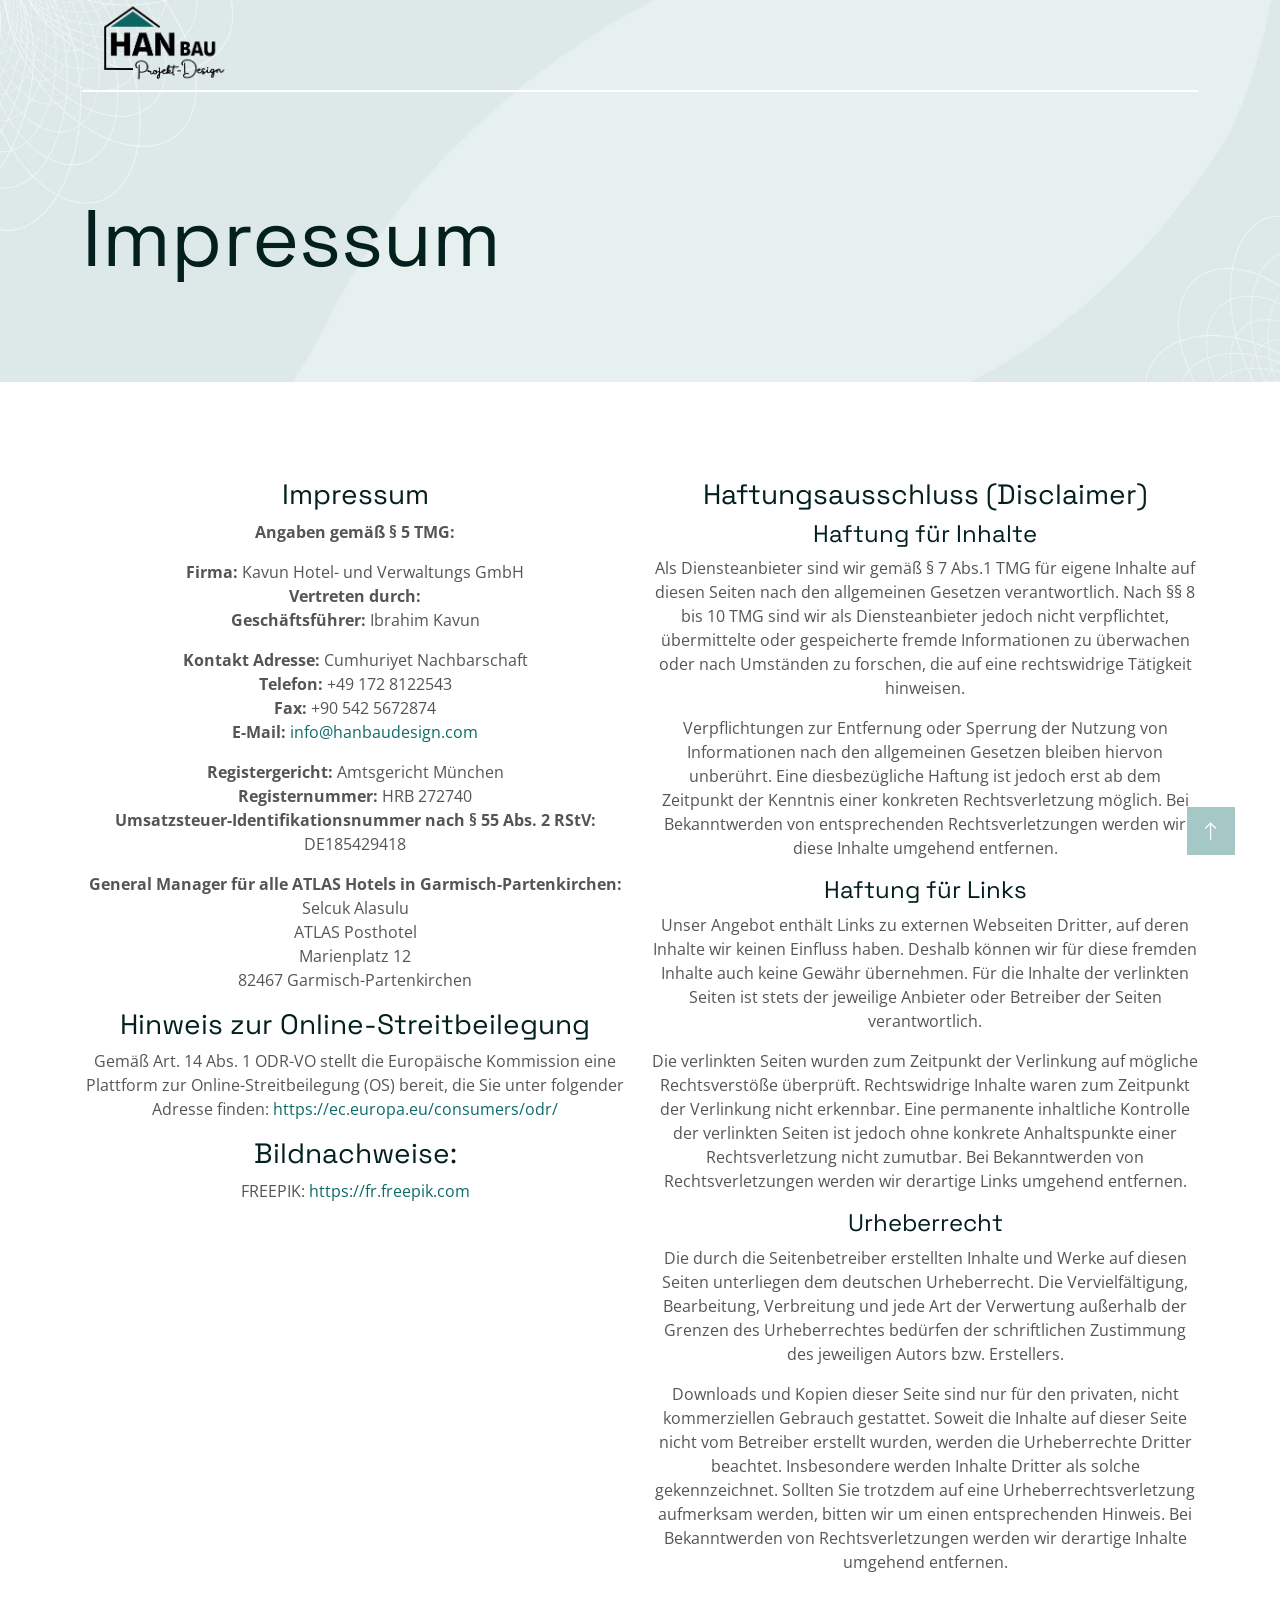
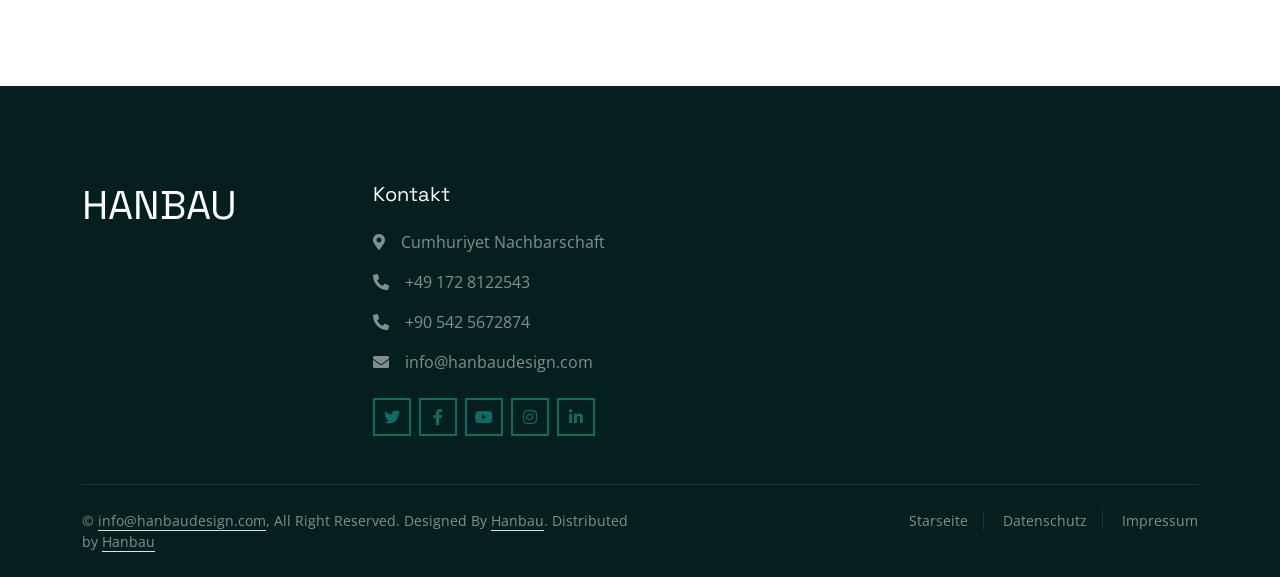
<file: impressum.html>
<!DOCTYPE html>
<html lang="en">

<head>
    <meta charset="utf-8">
    <title>HANBAU - Impressum</title>
    <meta content="width=device-width, initial-scale=1.0" name="viewport">
    <meta content="" name="keywords">
    <meta content="" name="description">

    <!-- Favicon -->
    <link href="img/favicon.ico" rel="icon">

    <!-- Google Web Fonts -->
    <link rel="preconnect" href="https://fonts.googleapis.com">
    <link rel="preconnect" href="https://fonts.gstatic.com" crossorigin>
    <link href="https://fonts.googleapis.com/css2?family=Open+Sans&family=Space+Grotesk&display=swap" rel="stylesheet">

    <!-- Icon Font Stylesheet -->
    <link href="https://cdnjs.cloudflare.com/ajax/libs/font-awesome/5.10.0/css/all.min.css" rel="stylesheet">
    <link href="https://cdn.jsdelivr.net/npm/bootstrap-icons@1.4.1/font/bootstrap-icons.css" rel="stylesheet">

    <!-- Libraries Stylesheet -->
    <link href="lib/animate/animate.min.css" rel="stylesheet">
    <link href="lib/owlcarousel/assets/owl.carousel.min.css" rel="stylesheet">

    <!-- Customized Bootstrap Stylesheet -->
    <link href="css/bootstrap.min.css" rel="stylesheet">

    <!-- Template Stylesheet -->
    <link href="css/style.css" rel="stylesheet">
</head>

<body>
    <!-- Spinner Start -->
    <div id="spinner"
        class="show bg-white position-fixed translate-middle w-100 vh-100 top-50 start-50 d-flex align-items-center justify-content-center">
        <div class="spinner-grow text-primary" style="width: 3rem; height: 3rem;" role="status">
            <span class="sr-only">Loading...</span>
        </div>
    </div>
    <!-- Spinner End -->


    <!-- Navbar Start -->
    <div class="container-fluid sticky-top">
        <div class="container">
            <nav class="navbar navbar-expand-lg navbar-light border-bottom border-2 border-white py-0"> 
                <div class="container-fluid p-0"> <a href="index.html" class="navbar-brand d-flex align-items-center m-0 p-0" style="line-height: 0;">
                        <img class="img-fluid" src="img/hanbau.png" alt="HANBAU Logo" 
                             style="height: 100px; width: auto; margin-top: -5px; margin-bottom: -5px;">

                    </a>
                <button type="button" class="navbar-toggler ms-auto me-0" data-bs-toggle="collapse"
                    data-bs-target="#navbarCollapse">
                    <span class="navbar-toggler-icon"></span>
                </button>
                <!-- 
                <div class="collapse navbar-collapse" id="navbarCollapse">
                    <div class="navbar-nav ms-auto">
                        <a href="index.html" class="nav-item nav-link">Starseite</a>
                        <a href="about.html" class="nav-item nav-link">Über Uns</a>
                        <a href="service.html" class="nav-item nav-link">Dienstleistungen</a>
                        <a href="project.html" class="nav-item nav-link">Projects</a>
                        <div class="nav-item dropdown">
                            <a href="#!" class="nav-link dropdown-toggle active" data-bs-toggle="dropdown">Pages</a>
                            <div class="dropdown-menu bg-light mt-2">
                                <a href="feature.html" class="dropdown-item active">Features</a>
                                <a href="team.html" class="dropdown-item">Our Team</a>
                                <a href="testimonial.html" class="dropdown-item">Testimonial</a>
                                <a href="404.html" class="dropdown-item">404 Page</a>
                            </div>
                        </div>
                        <a href="contact.html" class="nav-item nav-link">Contact</a>
                    </div>
                </div>
                -->
            </nav>
        </div>
    </div>
    <!-- Navbar End -->


    <!-- Hero Start -->
    <div class="container-fluid pb-5 bg-primary hero-header">
        <div class="container py-5">
            <div class="row g-3 align-items-center">
                <div class="col-lg-6 text-center text-lg-start">
                    <h1 class="display-1 mb-0 animated slideInLeft">Impressum</h1>
                </div>
            </div>
        </div>
    </div>
    <!-- Hero End -->


    <!-- Feature Start -->
    <div class="container-fluid py-5">
        <div class="container py-5">
            <div class="text-center wow fadeIn" data-wow-delay="0.1s">
                <section>
                    <div class="row"> <div class="col-md-6 wow fadeIn" data-wow-delay="0.1s">
                        
                        <h3>Impressum</h3>
                        <section>
                            <p><strong>Angaben gemäß § 5 TMG:</strong></p>
                            
                            <p>
                                <strong>Firma:</strong> Kavun Hotel- und Verwaltungs GmbH<br>
                                <strong>Vertreten durch:</strong><br>
                                <strong>Geschäftsführer:</strong> Ibrahim Kavun
                            </p>
                        
                            <p>
                                <strong>Kontakt Adresse:</strong> Cumhuriyet Nachbarschaft<br>
                                <strong>Telefon:</strong> +49 172 8122543<br>
                                <strong>Fax:</strong> +90 542 5672874<br>
                                <strong>E-Mail:</strong> <a href="mailto:info@hanbaudesign.com">info@hanbaudesign.com</a>
                            </p>
                        
                            <p>
                                <strong>Registergericht:</strong> Amtsgericht München<br>
                                <strong>Registernummer:</strong> HRB 272740<br>
                                <strong>Umsatzsteuer-Identifikationsnummer nach § 55 Abs. 2 RStV:</strong> DE185429418
                            </p>
                        
                            <p>
                                <strong>General Manager für alle ATLAS Hotels in Garmisch-Partenkirchen:</strong><br>
                                Selcuk Alasulu<br>
                                ATLAS Posthotel<br>
                                Marienplatz 12<br>
                                82467 Garmisch-Partenkirchen
                            </p>
                        
                            <h3>Hinweis zur Online-Streitbeilegung</h3>
                            <p>Gemäß Art. 14 Abs. 1 ODR-VO stellt die Europäische Kommission eine Plattform zur Online-Streitbeilegung (OS) bereit, die Sie unter folgender Adresse finden: 
                                <a href="https://ec.europa.eu/consumers/odr/" target="_blank">https://ec.europa.eu/consumers/odr/</a>
                            </p>
                        
                            <h3>Bildnachweise:</h3>
                            <p>
                                FREEPIK: <a href="https://fr.freepik.com" target="_blank">https://fr.freepik.com</a>
                            </p>
                        </section>
                    </div>
                
                    <div class="col-md-6 wow fadeIn" data-wow-delay="0.3s"> 
                        <h3>Haftungsausschluss (Disclaimer)</h3>
                        <section>
                            <h4>Haftung für Inhalte</h4>
                            <p>Als Diensteanbieter sind wir gemäß § 7 Abs.1 TMG für eigene Inhalte auf diesen Seiten nach den allgemeinen Gesetzen verantwortlich. Nach §§ 8 bis 10 TMG sind wir als Diensteanbieter jedoch nicht verpflichtet, übermittelte oder gespeicherte fremde Informationen zu überwachen oder nach Umständen zu forschen, die auf eine rechtswidrige Tätigkeit hinweisen.</p>
                            <p>Verpflichtungen zur Entfernung oder Sperrung der Nutzung von Informationen nach den allgemeinen Gesetzen bleiben hiervon unberührt. Eine diesbezügliche Haftung ist jedoch erst ab dem Zeitpunkt der Kenntnis einer konkreten Rechtsverletzung möglich. Bei Bekanntwerden von entsprechenden Rechtsverletzungen werden wir diese Inhalte umgehend entfernen.</p>
                        
                            <h4>Haftung für Links</h4>
                            <p>Unser Angebot enthält Links zu externen Webseiten Dritter, auf deren Inhalte wir keinen Einfluss haben. Deshalb können wir für diese fremden Inhalte auch keine Gewähr übernehmen. Für die Inhalte der verlinkten Seiten ist stets der jeweilige Anbieter oder Betreiber der Seiten verantwortlich.</p>
                            <p>Die verlinkten Seiten wurden zum Zeitpunkt der Verlinkung auf mögliche Rechtsverstöße überprüft. Rechtswidrige Inhalte waren zum Zeitpunkt der Verlinkung nicht erkennbar. Eine permanente inhaltliche Kontrolle der verlinkten Seiten ist jedoch ohne konkrete Anhaltspunkte einer Rechtsverletzung nicht zumutbar. Bei Bekanntwerden von Rechtsverletzungen werden wir derartige Links umgehend entfernen.</p>
                        
                            <h4>Urheberrecht</h4>
                            <p>Die durch die Seitenbetreiber erstellten Inhalte und Werke auf diesen Seiten unterliegen dem deutschen Urheberrecht. Die Vervielfältigung, Bearbeitung, Verbreitung und jede Art der Verwertung außerhalb der Grenzen des Urheberrechtes bedürfen der schriftlichen Zustimmung des jeweiligen Autors bzw. Erstellers.</p>
                            <p>Downloads und Kopien dieser Seite sind nur für den privaten, nicht kommerziellen Gebrauch gestattet. Soweit die Inhalte auf dieser Seite nicht vom Betreiber erstellt wurden, werden die Urheberrechte Dritter beachtet. Insbesondere werden Inhalte Dritter als solche gekennzeichnet. Sollten Sie trotzdem auf eine Urheberrechtsverletzung aufmerksam werden, bitten wir um einen entsprechenden Hinweis. Bei Bekanntwerden von Rechtsverletzungen werden wir derartige Inhalte umgehend entfernen.</p>
                        </section>
                    </div>
                
                </div>


                    
            </div>
        </div>
    </div>
    <!-- Feature End -->

    <!-- Footer Start -->
     <div class="container-fluid bg-dark text-white-50 footer pt-5">
        <div class="container py-5">
            <div class="row g-5">
                <div class="col-md-6 col-lg-3 wow fadeIn" data-wow-delay="0.1s">
                    <a href="index.html" class="d-inline-block mb-3">
                        <h1 class="text-white">HANBAU</h1>
                    </a>
                    <p class="mb-0"></p>
                </div>
                <div class="col-md-6 col-lg-3 wow fadeIn" data-wow-delay="0.3s">
                    <h5 class="text-white mb-4">Kontakt</h5>
                    <p><i class="fa fa-map-marker-alt me-3"></i>Cumhuriyet Nachbarschaft</p>
                    <p><i class="fa fa-phone-alt me-3"></i>+49 172 8122543</p>
                    <p><i class="fa fa-phone-alt me-3"></i>+90 542 5672874</p>
                    <p><i class="fa fa-envelope me-3"></i>info@hanbaudesign.com</p>
                    <div class="d-flex pt-2">
                        <a class="btn btn-outline-primary btn-square border-2 me-2" href="#!"><i
                                class="fab fa-twitter"></i></a>
                        <a class="btn btn-outline-primary btn-square border-2 me-2" href="#!"><i
                                class="fab fa-facebook-f"></i></a>
                        <a class="btn btn-outline-primary btn-square border-2 me-2" href="#!"><i
                                class="fab fa-youtube"></i></a>
                        <a class="btn btn-outline-primary btn-square border-2 me-2" href="#!"><i
                                class="fab fa-instagram"></i></a>
                        <a class="btn btn-outline-primary btn-square border-2 me-2" href="#!"><i
                                class="fab fa-linkedin-in"></i></a>
                    </div>
                </div>
                <!--
                <div class="col-md-6 col-lg-3 wow fadeIn" data-wow-delay="0.5s">
                    <h5 class="text-white mb-4">Popular Link</h5>
                    <a class="btn btn-link" href="#!">About Us</a>
                    <a class="btn btn-link" href="#!">Contact Us</a>
                    <a class="btn btn-link" href="#!">Privacy Policy</a>
                    <a class="btn btn-link" href="#!">Terms & Condition</a>
                    <a class="btn btn-link" href="#!">Career</a>
                </div>
                <div class="col-md-6 col-lg-3 wow fadeIn" data-wow-delay="0.7s">
                    <h5 class="text-white mb-4">Our Services</h5>
                    <a class="btn btn-link" href="#!">Interior Design</a>
                    <a class="btn btn-link" href="#!">Project Planning</a>
                    <a class="btn btn-link" href="#!">Renovation</a>
                    <a class="btn btn-link" href="#!">Implement</a>
                    <a class="btn btn-link" href="#!">Landscape Design</a>
                </div>-->
            </div>
        </div>
        <div class="container wow fadeIn" data-wow-delay="0.1s">
            <div class="copyright">
                <div class="row">
                    <div class="col-md-6 text-center text-md-start mb-3 mb-md-0">
                        &copy; <a class="border-bottom" >info@hanbaudesign.com</a>, All Right Reserved.

                        <!--/*** This template is free as long as you keep the below author’s credit link/attribution link/backlink. ***/-->
                        <!--/*** If you'd like to use the template without the below author’s credit link/attribution link/backlink, ***/-->
                        <!--/*** you can purchase the Credit Removal License from "https://htmlcodex.com/credit-removal". ***/-->
                        Designed By <a class="border-bottom" href="">Hanbau</a>. Distributed by
                        <a class="border-bottom" href="" target="_blank">Hanbau</a>
                    </div>
                    <div class="col-md-6 text-center text-md-end">
                        <div class="footer-menu">
                            <a href="index.html">Starseite</a>
                            <a href="datenschutz.html">Datenschutz</a>
                            <a href="impressum.html">Impressum</a>
                        </div>
                    </div>
                </div>
            </div>
        </div>
    </div>
    <!-- Footer End -->


    <!-- Back to Top -->
    <a href="#!" class="btn btn-lg btn-primary btn-lg-square back-to-top"><i class="bi bi-arrow-up"></i></a>


    <!-- JavaScript Libraries -->
    <script src="https://ajax.googleapis.com/ajax/libs/jquery/3.6.1/jquery.min.js"></script>
    <script src="https://cdn.jsdelivr.net/npm/bootstrap@5.0.0/dist/js/bootstrap.bundle.min.js"></script>
    <script src="lib/wow/wow.min.js"></script>
    <script src="lib/easing/easing.min.js"></script>
    <script src="lib/waypoints/waypoints.min.js"></script>
    <script src="lib/owlcarousel/owl.carousel.min.js"></script>

    <!-- Template Javascript -->
    <script src="js/main.js"></script>
</body>

</html>
</file>
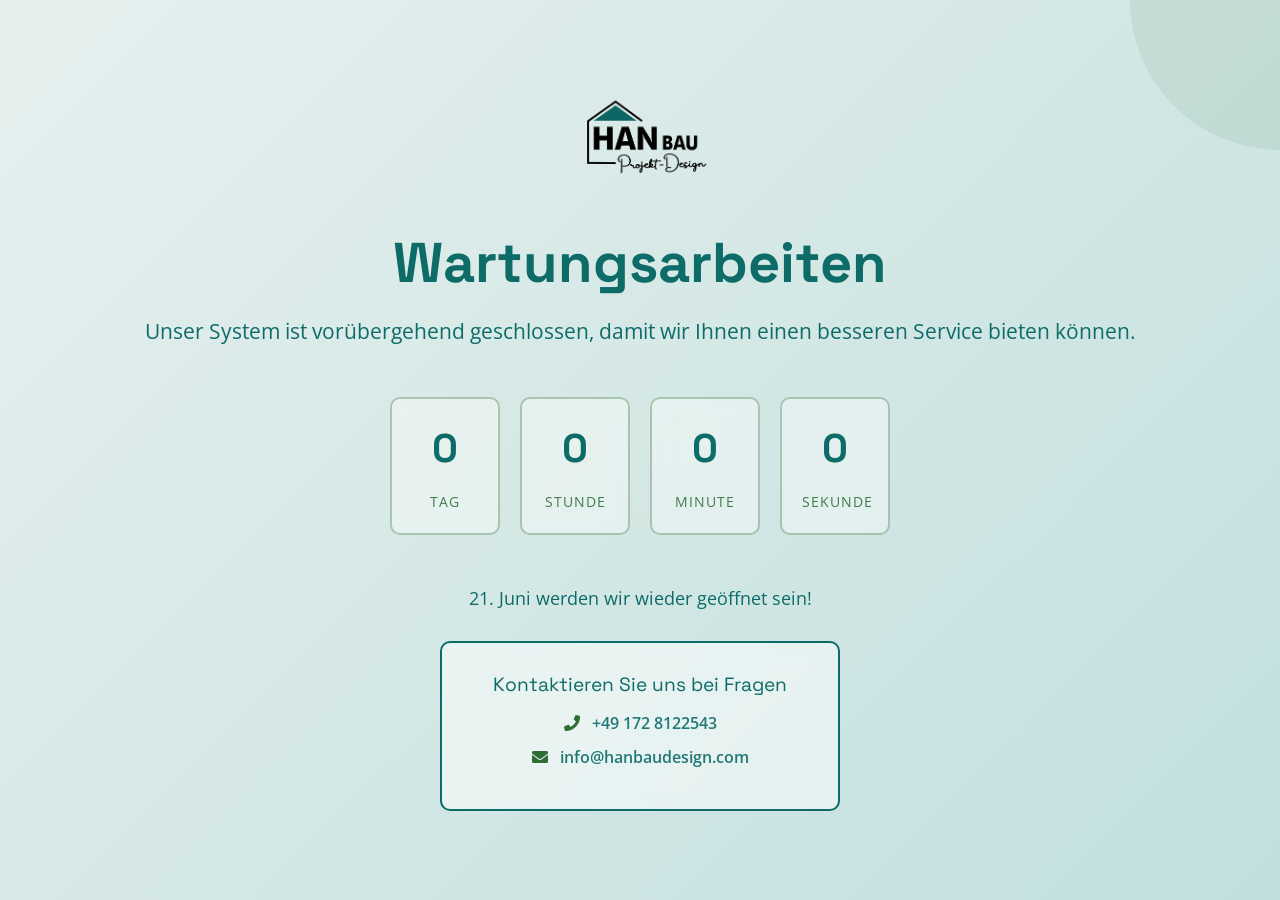
<file: maintenance.html>
<!doctype html>
<html lang="en">
  <head>
    <meta charset="utf-8" />
    <title>HANBAU Project - Wartungsarbeiten</title>
    <meta content="width=device-width, initial-scale=1.0" name="viewport" />
    <meta content="" name="keywords" />
    <meta content="" name="description" />

    <!-- Favicon -->
    <link href="img/favicon.ico" rel="icon" />

    <!-- Google Web Fonts -->
    <link rel="preconnect" href="https://fonts.googleapis.com" />
    <link rel="preconnect" href="https://fonts.gstatic.com" crossorigin />
    <link
      href="https://fonts.googleapis.com/css2?family=Open+Sans&family=Space+Grotesk&display=swap"
      rel="stylesheet"
    />

    <!-- Icon Font Stylesheet -->
    <link
      href="https://cdnjs.cloudflare.com/ajax/libs/font-awesome/5.10.0/css/all.min.css"
      rel="stylesheet"
    />
    <link
      href="https://cdn.jsdelivr.net/npm/bootstrap-icons@1.4.1/font/bootstrap-icons.css"
      rel="stylesheet"
    />

    <!-- Customized Bootstrap Stylesheet -->
    <link href="css/bootstrap.min.css" rel="stylesheet" />

    <!-- Template Stylesheet -->
    <link href="css/style.css" rel="stylesheet" />

    <style>
      body {
        margin: 0;
        padding: 0;
        overflow-x: hidden;
        overflow-y: hidden;
        font-family: "Open Sans", sans-serif;
      }

      .maintenance-container {
        min-height: 100vh;
        display: flex;
        flex-direction: column;
        justify-content: center;
        align-items: center;
        background: linear-gradient(
          135deg,
          #e6f0ef 0%,
          #d4e8e5 50%,
          #c2dfe0 100%
        );
        position: relative;
        overflow: hidden;
      }

      .maintenance-content {
        text-align: center;
        color: #1b5e20;
        z-index: 2;
        padding: 20px;
      }

      .maintenance-logo {
        margin-bottom: 40px;
        animation: fadeInDown 0.8s ease-out;
      }

      .maintenance-logo img {
        height: 100px;
        width: auto;
      }

      .maintenance-title {
        font-size: 3.5rem;
        font-weight: 700;
        margin-bottom: 20px;
        animation: fadeInUp 0.8s ease-out 0.2s both;
        color: #0d6b68;
        font-family: "Space Grotesk", sans-serif;
      }

      .maintenance-subtitle {
        font-size: 1.3rem;
        margin-bottom: 50px;
        opacity: 0.85;
        animation: fadeInUp 0.8s ease-out 0.4s both;
        color: #0d6b68;
      }

      .countdown-wrapper {
        display: grid;
        grid-template-columns: repeat(auto-fit, minmax(100px, 1fr));
        gap: 20px;
        max-width: 500px;
        margin: 0 auto 50px;
        animation: fadeInUp 0.8s ease-out 0.6s both;
      }

      .countdown-item {
        background: rgba(255, 255, 255, 0.4);
        border: 2px solid rgba(27, 94, 32, 0.3);
        border-radius: 10px;
        padding: 20px;
        backdrop-filter: blur(10px);
        transition: all 0.3s ease;
      }

      .countdown-item:hover {
        background: rgba(255, 255, 255, 0.6);
        border-color: var(--bs-primary);
        transform: translateY(-5px);
        box-shadow: 0 8px 32px rgba(13, 110, 253, 0.2);
      }

      .countdown-number {
        font-size: 2.5rem;
        font-weight: 700;
        display: block;
        margin-bottom: 10px;
        color: var(--bs-primary);
        font-family: "Space Grotesk", sans-serif;
      }

      .countdown-label {
        font-size: 0.9rem;
        text-transform: uppercase;
        letter-spacing: 1px;
        opacity: 0.8;
        color: #1b5e20;
      }

      .maintenance-message {
        font-size: 1.1rem;
        opacity: 0.85;
        margin-bottom: 30px;
        animation: fadeInUp 0.8s ease-out 0.8s both;
        color: #0d6b68;
      }

      .contact-info {
        background: rgba(255, 255, 255, 0.5);
        border: 2px solid var(--bs-primary);
        border-radius: 10px;
        padding: 30px;
        max-width: 400px;
        margin: 0 auto;
        backdrop-filter: blur(10px);
        animation: fadeInUp 0.8s ease-out 1s both;
      }

      .contact-info h5 {
        margin-bottom: 15px;
        font-size: 1.2rem;
        color: var(--bs-primary);
        font-family: "Space Grotesk", sans-serif;
      }

      .contact-info p {
        margin-bottom: 10px;
        opacity: 0.9;
        color: #1b5e20;
      }

      .contact-info a {
        color: var(--bs-primary);
        text-decoration: none;
        font-weight: 600;
        transition: all 0.3s ease;
      }

      .contact-info a:hover {
        color: #1b5e20;
        text-decoration: underline;
      }

      /* Background Animation */
      .maintenance-container::before {
        content: "";
        position: absolute;
        width: 300px;
        height: 300px;
        background: rgba(27, 94, 32, 0.08);
        border-radius: 50%;
        top: -150px;
        right: -150px;
        animation: float 6s ease-in-out infinite;
      }

      @keyframes fadeInDown {
        from {
          opacity: 0;
          transform: translateY(-30px);
        }
        to {
          opacity: 1;
          transform: translateY(0);
        }
      }

      @keyframes fadeInUp {
        from {
          opacity: 0;
          transform: translateY(30px);
        }
        to {
          opacity: 1;
          transform: translateY(0);
        }
      }

      @keyframes float {
        0%,
        100% {
          transform: translateY(0px);
        }
        50% {
          transform: translateY(20px);
        }
      }

      @media (max-width: 768px) {
        .maintenance-title {
          font-size: 2rem;
        }

        .maintenance-subtitle {
          font-size: 1rem;
        }

        .countdown-wrapper {
          grid-template-columns: repeat(2, 1fr);
          gap: 15px;
          max-width: 100%;
        }

        .countdown-number {
          font-size: 2rem;
        }

        .contact-info {
          margin: 0 20px;
        }
      }
    </style>
  </head>

  <body>
    <div class="maintenance-container">
      <div class="maintenance-content">
        <!-- Logo -->
        <div class="maintenance-logo">
          <img src="img/hanbau.png" alt="HANBAU Logo" />
        </div>

        <!-- Title -->
        <h1 class="maintenance-title">Wartungsarbeiten</h1>

        <!-- Subtitle -->
        <p class="maintenance-subtitle">
          Unser System ist vorübergehend geschlossen, damit wir Ihnen einen besseren Service bieten können.
        </p>

        <!-- Countdown Timer -->
        <div class="countdown-wrapper">
          <div class="countdown-item">
            <span class="countdown-number" id="days">0</span>
            <span class="countdown-label">Tag</span> 
          </div>
          <div class="countdown-item">
            <span class="countdown-number" id="hours">0</span>
            <span class="countdown-label">Stunde</span>
          </div>
          <div class="countdown-item">
            <span class="countdown-number" id="minutes">0</span>
            <span class="countdown-label">Minute</span>
          </div>
          <div class="countdown-item">
            <span class="countdown-number" id="seconds">0</span>
            <span class="countdown-label">Sekunde</span>
          </div>
        </div>

        <!-- Message -->
        <p class="maintenance-message">
          21. Juni werden wir wieder geöffnet sein!
        </p>

        <!-- Contact Info -->
        <div class="contact-info">
          <h5>Kontaktieren Sie uns bei Fragen</h5>
          <p>
            <i class="fas fa-phone me-2"></i>
            <a href="tel:+491728122543">+49 172 8122543</a>
          </p>
          <p>
            <i class="fas fa-envelope me-2"></i>
            <a href="mailto:info@hanbaudesign.com">info@hanbaudesign.com</a>
          </p>
        </div>
      </div>
    </div>

    <!-- JavaScript -->
    <script>
      function updateCountdown() {
        const targetDate = new Date("2026-06-21T00:00:00").getTime();
        const now = new Date().getTime();
        const difference = targetDate - now;

        if (difference > 0) {
          const days = Math.floor(difference / (1000 * 60 * 60 * 24));
          const hours = Math.floor((difference / (1000 * 60 * 60)) % 24);
          const minutes = Math.floor((difference / 1000 / 60) % 60);
          const seconds = Math.floor((difference / 1000) % 60);

          document.getElementById("days").textContent = String(days).padStart(
            2,
            "0",
          );
          document.getElementById("hours").textContent = String(hours).padStart(
            2,
            "0",
          );
          document.getElementById("minutes").textContent = String(
            minutes,
          ).padStart(2, "0");
          document.getElementById("seconds").textContent = String(
            seconds,
          ).padStart(2, "0");
        }
      }

      // İlk yükleme
      updateCountdown();

      // Her saniye güncelle
      setInterval(updateCountdown, 1000);
    </script>
  </body>
</html>
</file>
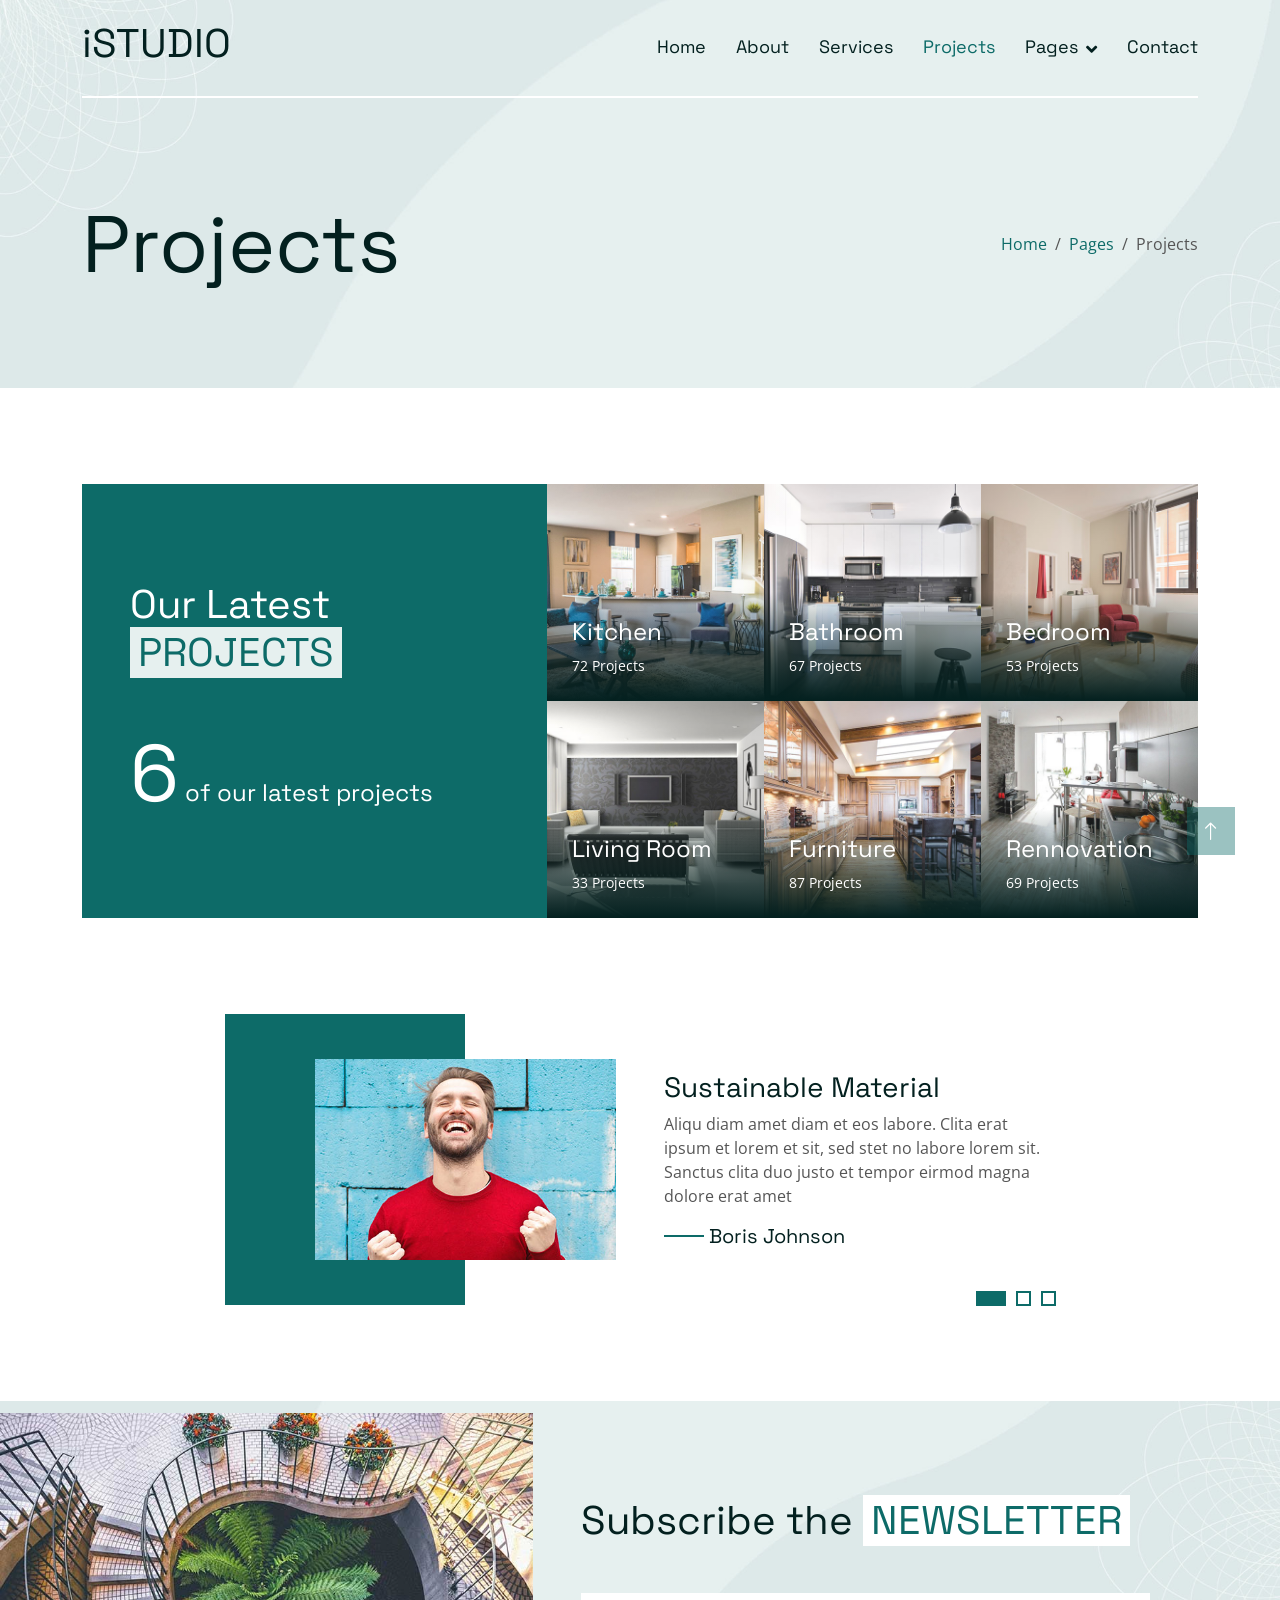
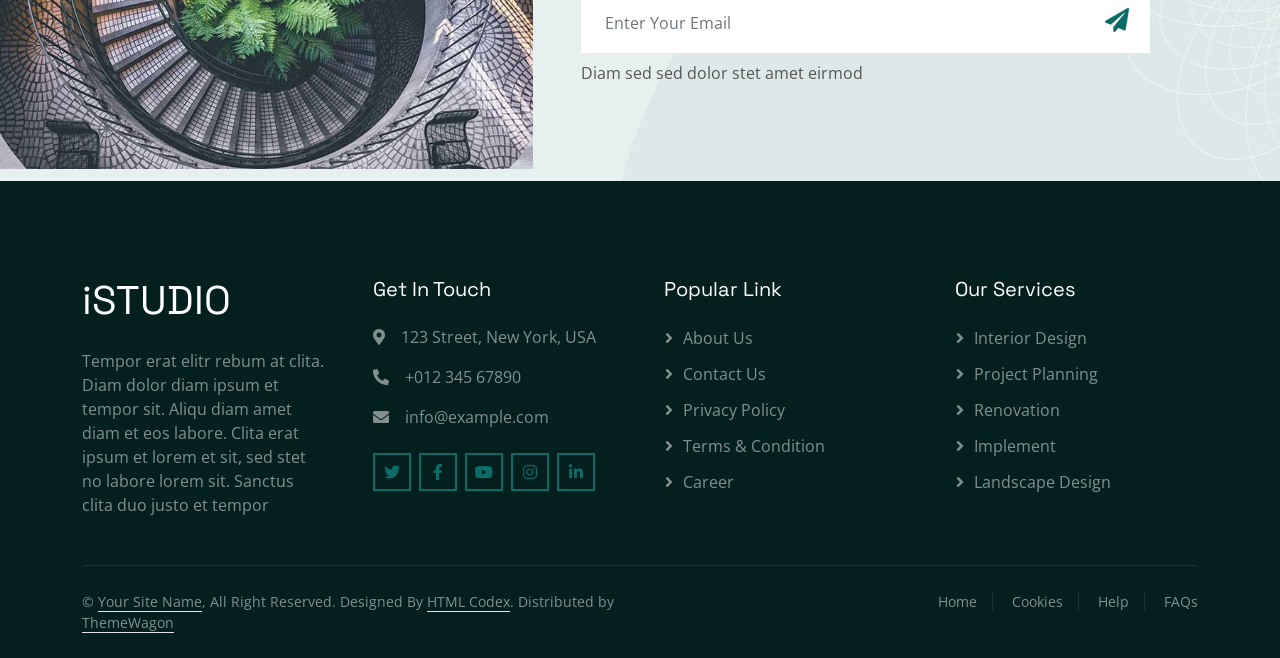
<file: project.html>
<!DOCTYPE html>
<html lang="en">

<head>
    <meta charset="utf-8">
    <title>iSTUDIO - Interior Design Website Template Free</title>
    <meta content="width=device-width, initial-scale=1.0" name="viewport">
    <meta content="" name="keywords">
    <meta content="" name="description">

    <!-- Favicon -->
    <link href="img/favicon.ico" rel="icon">

    <!-- Google Web Fonts -->
    <link rel="preconnect" href="https://fonts.googleapis.com">
    <link rel="preconnect" href="https://fonts.gstatic.com" crossorigin>
    <link href="https://fonts.googleapis.com/css2?family=Open+Sans&family=Space+Grotesk&display=swap" rel="stylesheet">

    <!-- Icon Font Stylesheet -->
    <link href="https://cdnjs.cloudflare.com/ajax/libs/font-awesome/5.10.0/css/all.min.css" rel="stylesheet">
    <link href="https://cdn.jsdelivr.net/npm/bootstrap-icons@1.4.1/font/bootstrap-icons.css" rel="stylesheet">

    <!-- Libraries Stylesheet -->
    <link href="lib/animate/animate.min.css" rel="stylesheet">
    <link href="lib/owlcarousel/assets/owl.carousel.min.css" rel="stylesheet">

    <!-- Customized Bootstrap Stylesheet -->
    <link href="css/bootstrap.min.css" rel="stylesheet">

    <!-- Template Stylesheet -->
    <link href="css/style.css" rel="stylesheet">
</head>

<body>
    <!-- Spinner Start -->
    <div id="spinner"
        class="show bg-white position-fixed translate-middle w-100 vh-100 top-50 start-50 d-flex align-items-center justify-content-center">
        <div class="spinner-grow text-primary" style="width: 3rem; height: 3rem;" role="status">
            <span class="sr-only">Loading...</span>
        </div>
    </div>
    <!-- Spinner End -->


    <!-- Navbar Start -->
    <div class="container-fluid sticky-top">
        <div class="container">
            <nav class="navbar navbar-expand-lg navbar-light border-bottom border-2 border-white">
                <a href="index.html" class="navbar-brand">
                    <h1>iSTUDIO</h1>
                </a>
                <button type="button" class="navbar-toggler ms-auto me-0" data-bs-toggle="collapse"
                    data-bs-target="#navbarCollapse">
                    <span class="navbar-toggler-icon"></span>
                </button>
                <div class="collapse navbar-collapse" id="navbarCollapse">
                    <div class="navbar-nav ms-auto">
                        <a href="index.html" class="nav-item nav-link">Home</a>
                        <a href="about.html" class="nav-item nav-link">About</a>
                        <a href="service.html" class="nav-item nav-link">Services</a>
                        <a href="project.html" class="nav-item nav-link active">Projects</a>
                        <div class="nav-item dropdown">
                            <a href="#!" class="nav-link dropdown-toggle" data-bs-toggle="dropdown">Pages</a>
                            <div class="dropdown-menu bg-light mt-2">
                                <a href="feature.html" class="dropdown-item">Features</a>
                                <a href="team.html" class="dropdown-item">Our Team</a>
                                <a href="testimonial.html" class="dropdown-item">Testimonial</a>
                                <a href="404.html" class="dropdown-item">404 Page</a>
                            </div>
                        </div>
                        <a href="contact.html" class="nav-item nav-link">Contact</a>
                    </div>
                </div>
            </nav>
        </div>
    </div>
    <!-- Navbar End -->


    <!-- Hero Start -->
    <div class="container-fluid pb-5 bg-primary hero-header">
        <div class="container py-5">
            <div class="row g-3 align-items-center">
                <div class="col-lg-6 text-center text-lg-start">
                    <h1 class="display-1 mb-0 animated slideInLeft">Projects</h1>
                </div>
                <div class="col-lg-6 animated slideInRight">
                    <nav aria-label="breadcrumb">
                        <ol class="breadcrumb justify-content-center justify-content-lg-end mb-0">
                            <li class="breadcrumb-item"><a class="text-primary" href="#!">Home</a></li>
                            <li class="breadcrumb-item"><a class="text-primary" href="#!">Pages</a></li>
                            <li class="breadcrumb-item text-secondary active" aria-current="page">Projects</li>
                        </ol>
                    </nav>
                </div>
            </div>
        </div>
    </div>
    <!-- Hero End -->


    <!-- Project Start -->
    <div class="container-fluid py-5">
        <div class="container py-5">
            <div class="row g-0">
                <div class="col-lg-5 wow fadeIn" data-wow-delay="0.1s">
                    <div class="d-flex flex-column justify-content-center bg-primary h-100 p-5">
                        <h1 class="text-white mb-5">Our Latest <span
                                class="text-uppercase text-primary bg-light px-2">Projects</span></h1>
                        <h4 class="text-white mb-0"><span class="display-1">6</span> of our latest projects</h4>
                    </div>
                </div>
                <div class="col-lg-7">
                    <div class="row g-0">
                        <div class="col-md-6 col-lg-4 wow fadeIn" data-wow-delay="0.2s">
                            <div class="project-item position-relative overflow-hidden">
                                <img class="img-fluid w-100" src="img/project-1.jpg" alt="">
                                <a class="project-overlay text-decoration-none" href="#!">
                                    <h4 class="text-white">Kitchen</h4>
                                    <small class="text-white">72 Projects</small>
                                </a>
                            </div>
                        </div>
                        <div class="col-md-6 col-lg-4 wow fadeIn" data-wow-delay="0.3s">
                            <div class="project-item position-relative overflow-hidden">
                                <img class="img-fluid w-100" src="img/project-2.jpg" alt="">
                                <a class="project-overlay text-decoration-none" href="#!">
                                    <h4 class="text-white">Bathroom</h4>
                                    <small class="text-white">67 Projects</small>
                                </a>
                            </div>
                        </div>
                        <div class="col-md-6 col-lg-4 wow fadeIn" data-wow-delay="0.4s">
                            <div class="project-item position-relative overflow-hidden">
                                <img class="img-fluid w-100" src="img/project-3.jpg" alt="">
                                <a class="project-overlay text-decoration-none" href="#!">
                                    <h4 class="text-white">Bedroom</h4>
                                    <small class="text-white">53 Projects</small>
                                </a>
                            </div>
                        </div>
                        <div class="col-md-6 col-lg-4 wow fadeIn" data-wow-delay="0.5s">
                            <div class="project-item position-relative overflow-hidden">
                                <img class="img-fluid w-100" src="img/project-4.jpg" alt="">
                                <a class="project-overlay text-decoration-none" href="#!">
                                    <h4 class="text-white">Living Room</h4>
                                    <small class="text-white">33 Projects</small>
                                </a>
                            </div>
                        </div>
                        <div class="col-md-6 col-lg-4 wow fadeIn" data-wow-delay="0.6s">
                            <div class="project-item position-relative overflow-hidden">
                                <img class="img-fluid w-100" src="img/project-5.jpg" alt="">
                                <a class="project-overlay text-decoration-none" href="#!">
                                    <h4 class="text-white">Furniture</h4>
                                    <small class="text-white">87 Projects</small>
                                </a>
                            </div>
                        </div>
                        <div class="col-md-6 col-lg-4 wow fadeIn" data-wow-delay="0.7s">
                            <div class="project-item position-relative overflow-hidden">
                                <img class="img-fluid w-100" src="img/project-6.jpg" alt="">
                                <a class="project-overlay text-decoration-none" href="#!">
                                    <h4 class="text-white">Rennovation</h4>
                                    <small class="text-white">69 Projects</small>
                                </a>
                            </div>
                        </div>
                    </div>
                </div>
            </div>
        </div>
    </div>
    <!-- Project End -->


    <!-- Testimonial Start -->
    <div class="container-xxl pb-5">
        <div class="container pb-5">
            <div class="row justify-content-center">
                <div class="col-md-12 col-lg-9">
                    <div class="owl-carousel testimonial-carousel wow fadeIn" data-wow-delay="0.2s">
                        <div class="testimonial-item">
                            <div class="row g-5 align-items-center">
                                <div class="col-md-6">
                                    <div class="testimonial-img">
                                        <img class="img-fluid" src="img/testimonial-1.jpg" alt="">
                                    </div>
                                </div>
                                <div class="col-md-6">
                                    <div class="testimonial-text pb-5 pb-md-0">
                                        <h3>Sustainable Material</h3>
                                        <p>Aliqu diam amet diam et eos labore. Clita erat ipsum et lorem et sit, sed
                                            stet no labore lorem sit. Sanctus clita duo justo et tempor eirmod magna
                                            dolore erat
                                            amet</p>
                                        <h5 class="mb-0">Boris Johnson</h5>
                                    </div>
                                </div>
                            </div>
                        </div>
                        <div class="testimonial-item">
                            <div class="row g-5 align-items-center">
                                <div class="col-md-6">
                                    <div class="testimonial-img">
                                        <img class="img-fluid" src="img/testimonial-2.jpg" alt="">
                                    </div>
                                </div>
                                <div class="col-md-6">
                                    <div class="testimonial-text pb-5 pb-md-0">
                                        <h3>Customer Satisfaction</h3>
                                        <p>Clita erat ipsum et lorem et sit, sed
                                            stet no labore lorem sit. Sanctus clita duo justo et tempor eirmod magna
                                            dolore erat
                                            amet</p>
                                        <h5 class="mb-0">Alexander Bell</h5>
                                    </div>
                                </div>
                            </div>
                        </div>
                        <div class="testimonial-item">
                            <div class="row g-5 align-items-center">
                                <div class="col-md-6">
                                    <div class="testimonial-img">
                                        <img class="img-fluid" src="img/testimonial-3.jpg" alt="">
                                    </div>
                                </div>
                                <div class="col-md-6">
                                    <div class="testimonial-text pb-5 pb-md-0">
                                        <h3>Budget Friendly</h3>
                                        <p>Diam amet diam et eos labore. Clita erat ipsum et lorem et sit, sed
                                            stet no labore lorem sit. Sanctus clita duo justo et tempor eirmod magna
                                            dolore erat
                                            amet</p>
                                        <h5 class="mb-0">Bradley Gordon</h5>
                                    </div>
                                </div>
                            </div>
                        </div>
                    </div>
                </div>
            </div>
        </div>
    </div>
    <!-- Testimonial End -->


    <!-- Newsletter Start -->
    <div class="container-fluid bg-primary newsletter p-0">
        <div class="container p-0">
            <div class="row g-0 align-items-center">
                <div class="col-md-5 ps-lg-0 text-start wow fadeIn" data-wow-delay="0.2s">
                    <img class="img-fluid w-100" src="img/newsletter.jpg" alt="">
                </div>
                <div class="col-md-7 py-5 newsletter-text wow fadeIn" data-wow-delay="0.5s">
                    <div class="p-5">
                        <h1 class="mb-5">Subscribe the <span
                                class="text-uppercase text-primary bg-white px-2">Newsletter</span></h1>
                        <div class="position-relative w-100 mb-2">
                            <input class="form-control border-0 w-100 ps-4 pe-5" type="text"
                                placeholder="Enter Your Email" style="height: 60px;">
                            <button type="button" class="btn shadow-none position-absolute top-0 end-0 mt-2 me-2"><i
                                    class="fa fa-paper-plane text-primary fs-4"></i></button>
                        </div>
                        <p class="mb-0">Diam sed sed dolor stet amet eirmod</p>
                    </div>
                </div>
            </div>
        </div>
    </div>
    <!-- Newsletter End -->


    <!-- Footer Start -->
    <div class="container-fluid bg-dark text-white-50 footer pt-5">
        <div class="container py-5">
            <div class="row g-5">
                <div class="col-md-6 col-lg-3 wow fadeIn" data-wow-delay="0.1s">
                    <a href="index.html" class="d-inline-block mb-3">
                        <h1 class="text-white">iSTUDIO</h1>
                    </a>
                    <p class="mb-0">Tempor erat elitr rebum at clita. Diam dolor diam ipsum et tempor sit. Aliqu diam
                        amet diam et eos labore. Clita erat ipsum et lorem et sit, sed stet no labore lorem sit. Sanctus
                        clita duo justo et tempor</p>
                </div>
                <div class="col-md-6 col-lg-3 wow fadeIn" data-wow-delay="0.3s">
                    <h5 class="text-white mb-4">Get In Touch</h5>
                    <p><i class="fa fa-map-marker-alt me-3"></i>123 Street, New York, USA</p>
                    <p><i class="fa fa-phone-alt me-3"></i>+012 345 67890</p>
                    <p><i class="fa fa-envelope me-3"></i>info@example.com</p>
                    <div class="d-flex pt-2">
                        <a class="btn btn-outline-primary btn-square border-2 me-2" href="#!"><i
                                class="fab fa-twitter"></i></a>
                        <a class="btn btn-outline-primary btn-square border-2 me-2" href="#!"><i
                                class="fab fa-facebook-f"></i></a>
                        <a class="btn btn-outline-primary btn-square border-2 me-2" href="#!"><i
                                class="fab fa-youtube"></i></a>
                        <a class="btn btn-outline-primary btn-square border-2 me-2" href="#!"><i
                                class="fab fa-instagram"></i></a>
                        <a class="btn btn-outline-primary btn-square border-2 me-2" href="#!"><i
                                class="fab fa-linkedin-in"></i></a>
                    </div>
                </div>
                <div class="col-md-6 col-lg-3 wow fadeIn" data-wow-delay="0.5s">
                    <h5 class="text-white mb-4">Popular Link</h5>
                    <a class="btn btn-link" href="#!">About Us</a>
                    <a class="btn btn-link" href="#!">Contact Us</a>
                    <a class="btn btn-link" href="#!">Privacy Policy</a>
                    <a class="btn btn-link" href="#!">Terms & Condition</a>
                    <a class="btn btn-link" href="#!">Career</a>
                </div>
                <div class="col-md-6 col-lg-3 wow fadeIn" data-wow-delay="0.7s">
                    <h5 class="text-white mb-4">Our Services</h5>
                    <a class="btn btn-link" href="#!">Interior Design</a>
                    <a class="btn btn-link" href="#!">Project Planning</a>
                    <a class="btn btn-link" href="#!">Renovation</a>
                    <a class="btn btn-link" href="#!">Implement</a>
                    <a class="btn btn-link" href="#!">Landscape Design</a>
                </div>
            </div>
        </div>
        <div class="container wow fadeIn" data-wow-delay="0.1s">
            <div class="copyright">
                <div class="row">
                    <div class="col-md-6 text-center text-md-start mb-3 mb-md-0">
                        &copy; <a class="border-bottom" href="#!">Your Site Name</a>, All Right Reserved.

                        <!--/*** This template is free as long as you keep the below author’s credit link/attribution link/backlink. ***/-->
                        <!--/*** If you'd like to use the template without the below author’s credit link/attribution link/backlink, ***/-->
                        <!--/*** you can purchase the Credit Removal License from "https://htmlcodex.com/credit-removal". ***/-->
                        Designed By <a class="border-bottom" href="https://htmlcodex.com">HTML Codex</a>. Distributed by
                        <a class="border-bottom" href="https://themewagon.com" target="_blank">ThemeWagon</a>
                    </div>
                    <div class="col-md-6 text-center text-md-end">
                        <div class="footer-menu">
                            <a href="#!">Home</a>
                            <a href="#!">Cookies</a>
                            <a href="#!">Help</a>
                            <a href="#!">FAQs</a>
                        </div>
                    </div>
                </div>
            </div>
        </div>
    </div>
    <!-- Footer End -->


    <!-- Back to Top -->
    <a href="#!" class="btn btn-lg btn-primary btn-lg-square back-to-top"><i class="bi bi-arrow-up"></i></a>


    <!-- JavaScript Libraries -->
    <script src="https://ajax.googleapis.com/ajax/libs/jquery/3.6.1/jquery.min.js"></script>
    <script src="https://cdn.jsdelivr.net/npm/bootstrap@5.0.0/dist/js/bootstrap.bundle.min.js"></script>
    <script src="lib/wow/wow.min.js"></script>
    <script src="lib/easing/easing.min.js"></script>
    <script src="lib/waypoints/waypoints.min.js"></script>
    <script src="lib/owlcarousel/owl.carousel.min.js"></script>

    <!-- Template Javascript -->
    <script src="js/main.js"></script>
</body>

</html>
</file>
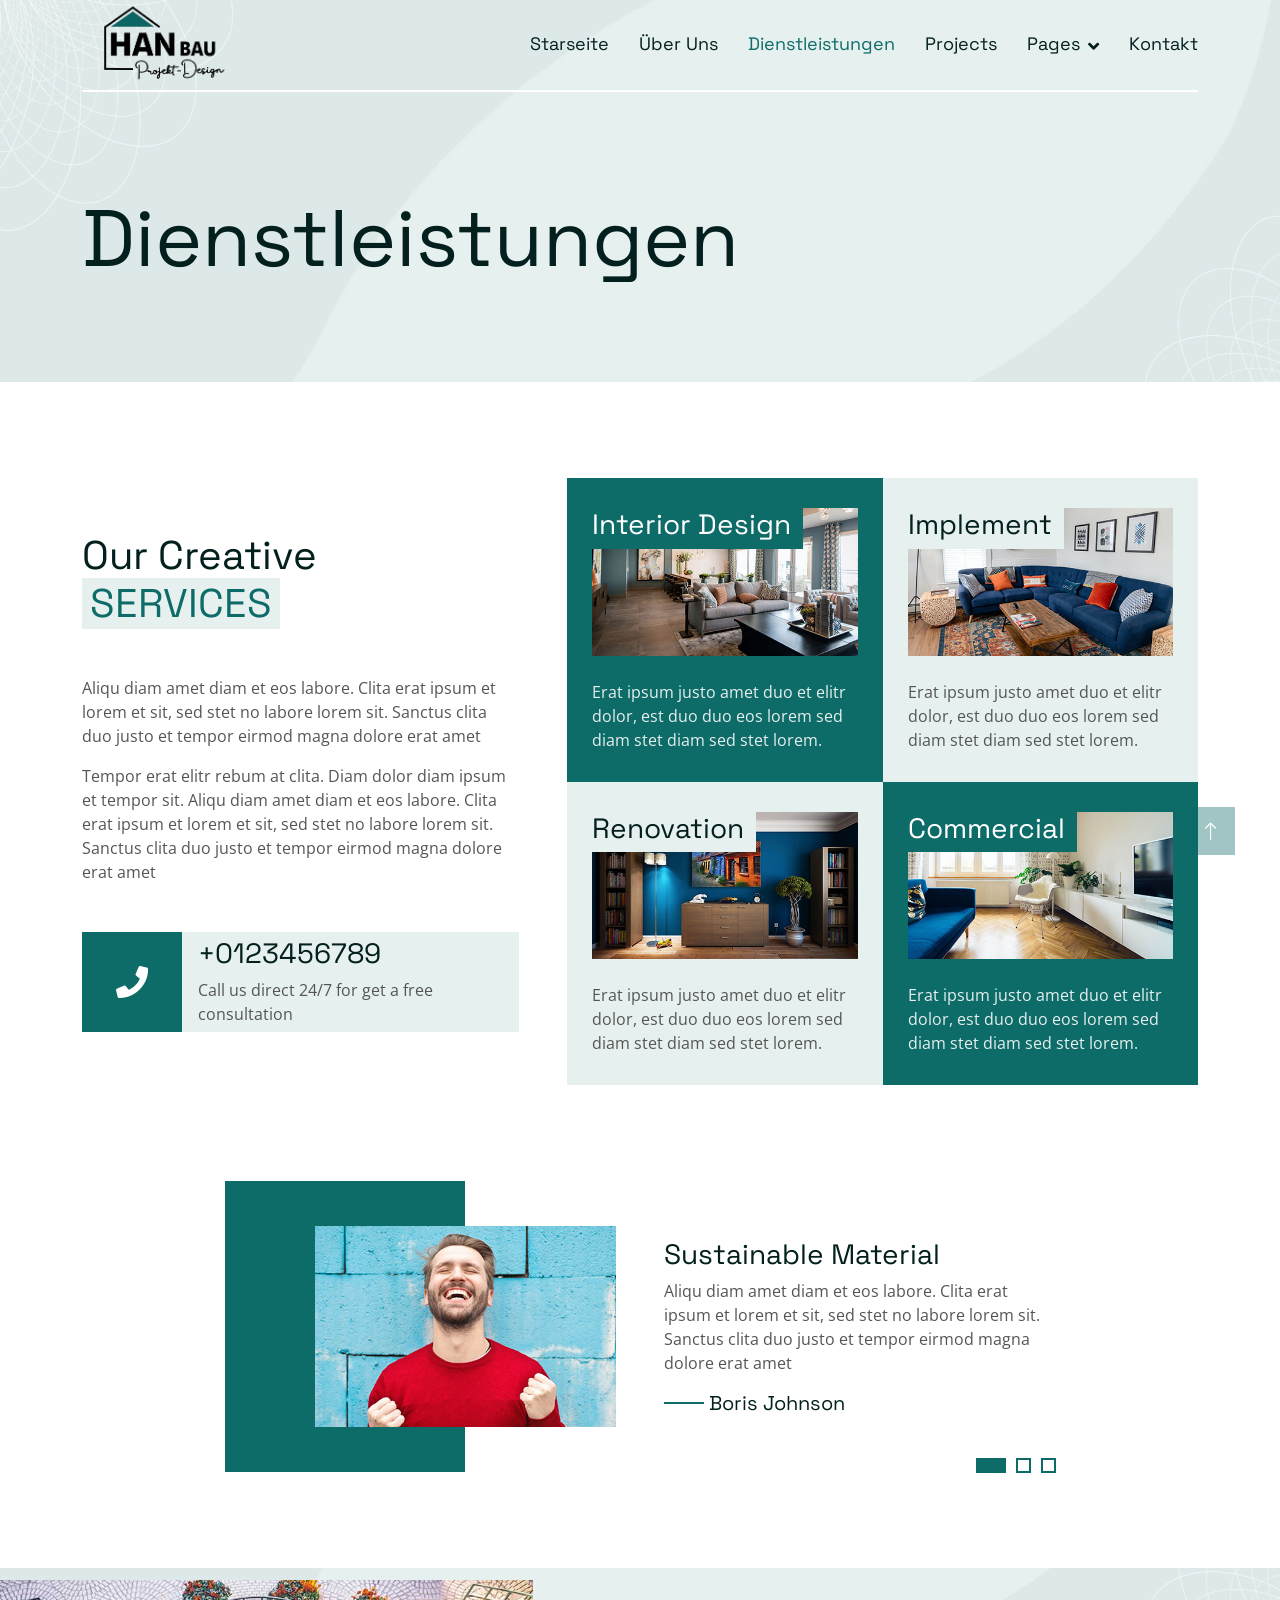
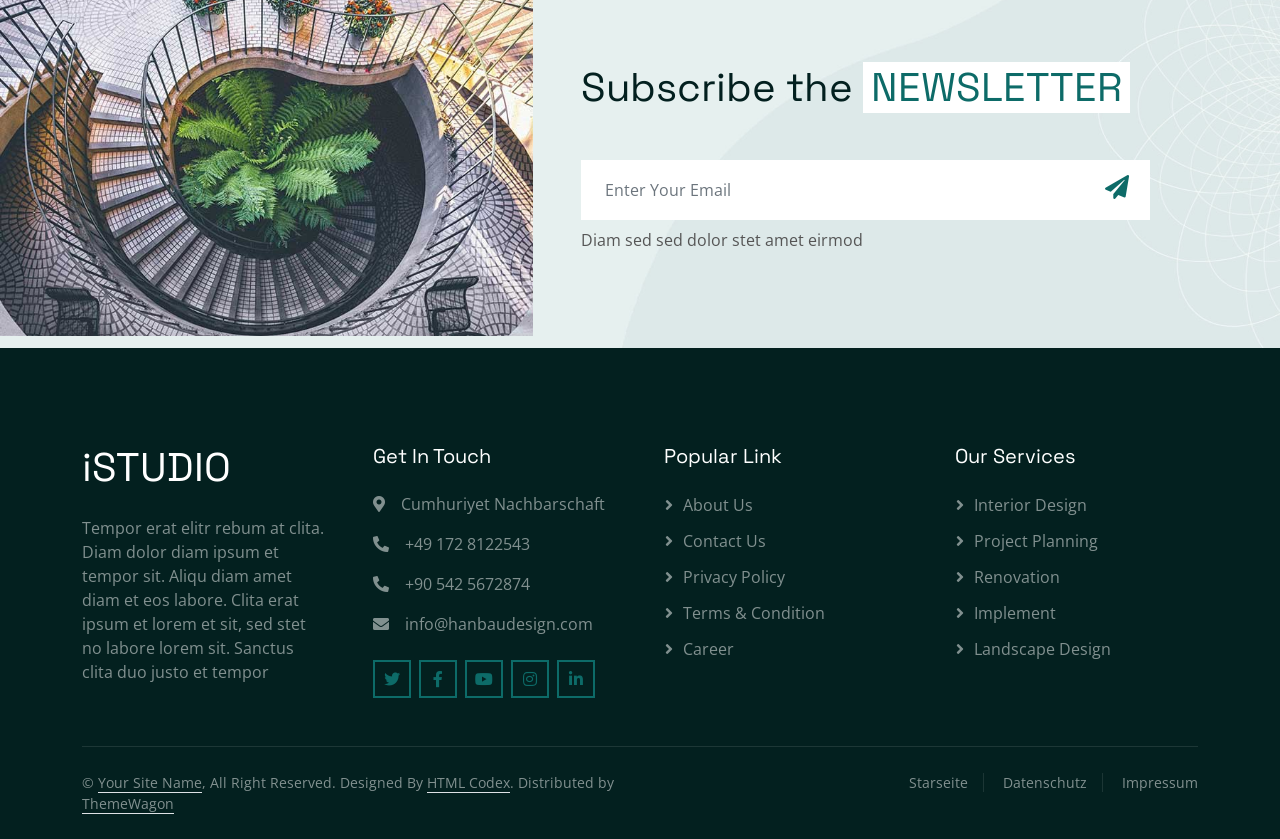
<file: service.html>
<!DOCTYPE html>
<html lang="en">

<head>
    <meta charset="utf-8">
    <title>HANBAU - Dienstleistungen</title>
    <meta content="width=device-width, initial-scale=1.0" name="viewport">
    <meta content="" name="keywords">
    <meta content="" name="description">

    <!-- Favicon -->
    <link href="img/favicon.ico" rel="icon">

    <!-- Google Web Fonts -->
    <link rel="preconnect" href="https://fonts.googleapis.com">
    <link rel="preconnect" href="https://fonts.gstatic.com" crossorigin>
    <link href="https://fonts.googleapis.com/css2?family=Open+Sans&family=Space+Grotesk&display=swap" rel="stylesheet">

    <!-- Icon Font Stylesheet -->
    <link href="https://cdnjs.cloudflare.com/ajax/libs/font-awesome/5.10.0/css/all.min.css" rel="stylesheet">
    <link href="https://cdn.jsdelivr.net/npm/bootstrap-icons@1.4.1/font/bootstrap-icons.css" rel="stylesheet">

    <!-- Libraries Stylesheet -->
    <link href="lib/animate/animate.min.css" rel="stylesheet">
    <link href="lib/owlcarousel/assets/owl.carousel.min.css" rel="stylesheet">

    <!-- Customized Bootstrap Stylesheet -->
    <link href="css/bootstrap.min.css" rel="stylesheet">

    <!-- Template Stylesheet -->
    <link href="css/style.css" rel="stylesheet">
</head>

<body>
    <!-- Spinner Start -->
    <div id="spinner"
        class="show bg-white position-fixed translate-middle w-100 vh-100 top-50 start-50 d-flex align-items-center justify-content-center">
        <div class="spinner-grow text-primary" style="width: 3rem; height: 3rem;" role="status">
            <span class="sr-only">Loading...</span>
        </div>
    </div>
    <!-- Spinner End -->


    <!-- Navbar Start -->
    <div class="container-fluid sticky-top">
        <div class="container">
            <nav class="navbar navbar-expand-lg navbar-light border-bottom border-2 border-white py-0"> 
                <div class="container-fluid p-0"> <a href="index.html" class="navbar-brand d-flex align-items-center m-0 p-0" style="line-height: 0;">
                        <img class="img-fluid" src="img/hanbau.png" alt="HANBAU Logo" 
                             style="height: 100px; width: auto; margin-top: -5px; margin-bottom: -5px;">

                    </a>
                <button type="button" class="navbar-toggler ms-auto me-0" data-bs-toggle="collapse"
                    data-bs-target="#navbarCollapse">
                    <span class="navbar-toggler-icon"></span>
                </button>
                <div class="collapse navbar-collapse" id="navbarCollapse">
                    <div class="navbar-nav ms-auto">
                        <a href="index.html" class="nav-item nav-link">Starseite</a>
                        <a href="about.html" class="nav-item nav-link">Über Uns</a>
                        <a href="service.html" class="nav-item nav-link active">Dienstleistungen</a>
                        <a href="project.html" class="nav-item nav-link">Projects</a>
                        <div class="nav-item dropdown">
                            <a href="#!" class="nav-link dropdown-toggle" data-bs-toggle="dropdown">Pages</a>
                            <div class="dropdown-menu bg-light mt-2">
                                <a href="feature.html" class="dropdown-item">Features</a>
                                <a href="team.html" class="dropdown-item">Our Team</a>
                                <a href="testimonial.html" class="dropdown-item">Testimonial</a>
                                <a href="404.html" class="dropdown-item">404 Page</a>
                            </div>
                        </div>
                        <a href="contact.html" class="nav-item nav-link">Kontakt</a>
                    </div>
                </div>
            </nav>
        </div>
    </div>
    <!-- Navbar End -->


    <!-- Hero Start -->
    <div class="container-fluid pb-5 bg-primary hero-header">
        <div class="container py-5">
            <div class="row g-3 align-items-center">
                <div class="col-lg-6 text-center text-lg-start">
                    <h1 class="display-1 mb-0 animated slideInLeft">Dienstleistungen</h1>
                </div>
            </div>
        </div>
    </div>
    <!-- Hero End -->


    <!-- Service Start -->
    <div class="container-fluid py-5">
        <div class="container py-5">
            <div class="row g-5 align-items-center">
                <div class="col-lg-5 wow fadeIn" data-wow-delay="0.1s">
                    <h1 class="mb-5">Our Creative <span
                            class="text-uppercase text-primary bg-light px-2">Services</span></h1>
                    <p>Aliqu diam
                        amet diam et eos labore. Clita erat ipsum et lorem et sit, sed stet no labore lorem sit. Sanctus
                        clita duo justo et tempor eirmod magna dolore erat amet</p>
                    <p class="mb-5">Tempor erat elitr rebum at clita. Diam dolor diam ipsum et tempor sit. Aliqu diam
                        amet diam et eos labore. Clita erat ipsum et lorem et sit, sed stet no labore lorem sit. Sanctus
                        clita duo justo et tempor eirmod magna dolore erat amet</p>
                    <div class="d-flex align-items-center bg-light">
                        <div class="btn-square flex-shrink-0 bg-primary" style="width: 100px; height: 100px;">
                            <i class="fa fa-phone fa-2x text-white"></i>
                        </div>
                        <div class="px-3">
                            <h3>+0123456789</h3>
                            <span>Call us direct 24/7 for get a free consultation</span>
                        </div>
                    </div>
                </div>
                <div class="col-lg-7">
                    <div class="row g-0">
                        <div class="col-md-6 wow fadeIn" data-wow-delay="0.2s">
                            <div class="service-item h-100 d-flex flex-column justify-content-center bg-primary">
                                <a href="#!" class="service-img position-relative mb-4">
                                    <img class="img-fluid w-100" src="img/service-1.jpg" alt="">
                                    <h3>Interior Design</h3>
                                </a>
                                <p class="mb-0">Erat ipsum justo amet duo et elitr dolor, est duo duo eos lorem sed diam
                                    stet diam sed stet lorem.</p>
                            </div>
                        </div>
                        <div class="col-md-6 wow fadeIn" data-wow-delay="0.4s">
                            <div class="service-item h-100 d-flex flex-column justify-content-center bg-light">
                                <a href="#!" class="service-img position-relative mb-4">
                                    <img class="img-fluid w-100" src="img/service-2.jpg" alt="">
                                    <h3>Implement</h3>
                                </a>
                                <p class="mb-0">Erat ipsum justo amet duo et elitr dolor, est duo duo eos lorem sed diam
                                    stet diam sed stet lorem.</p>
                            </div>
                        </div>
                        <div class="col-md-6 wow fadeIn" data-wow-delay="0.6s">
                            <div class="service-item h-100 d-flex flex-column justify-content-center bg-light">
                                <a href="#!" class="service-img position-relative mb-4">
                                    <img class="img-fluid w-100" src="img/service-3.jpg" alt="">
                                    <h3>Renovation</h3>
                                </a>
                                <p class="mb-0">Erat ipsum justo amet duo et elitr dolor, est duo duo eos lorem sed diam
                                    stet diam sed stet lorem.</p>
                            </div>
                        </div>
                        <div class="col-md-6 wow fadeIn" data-wow-delay="0.8s">
                            <div class="service-item h-100 d-flex flex-column justify-content-center bg-primary">
                                <a href="#!" class="service-img position-relative mb-4">
                                    <img class="img-fluid w-100" src="img/service-4.jpg" alt="">
                                    <h3>Commercial</h3>
                                </a>
                                <p class="mb-0">Erat ipsum justo amet duo et elitr dolor, est duo duo eos lorem sed diam
                                    stet diam sed stet lorem.</p>
                            </div>
                        </div>
                    </div>
                </div>
            </div>
        </div>
    </div>
    <!-- Service End -->


    <!-- Testimonial Start -->
    <div class="container-xxl pb-5">
        <div class="container pb-5">
            <div class="row justify-content-center">
                <div class="col-md-12 col-lg-9">
                    <div class="owl-carousel testimonial-carousel wow fadeIn" data-wow-delay="0.2s">
                        <div class="testimonial-item">
                            <div class="row g-5 align-items-center">
                                <div class="col-md-6">
                                    <div class="testimonial-img">
                                        <img class="img-fluid" src="img/testimonial-1.jpg" alt="">
                                    </div>
                                </div>
                                <div class="col-md-6">
                                    <div class="testimonial-text pb-5 pb-md-0">
                                        <h3>Sustainable Material</h3>
                                        <p>Aliqu diam amet diam et eos labore. Clita erat ipsum et lorem et sit, sed
                                            stet no labore lorem sit. Sanctus clita duo justo et tempor eirmod magna
                                            dolore erat
                                            amet</p>
                                        <h5 class="mb-0">Boris Johnson</h5>
                                    </div>
                                </div>
                            </div>
                        </div>
                        <div class="testimonial-item">
                            <div class="row g-5 align-items-center">
                                <div class="col-md-6">
                                    <div class="testimonial-img">
                                        <img class="img-fluid" src="img/testimonial-2.jpg" alt="">
                                    </div>
                                </div>
                                <div class="col-md-6">
                                    <div class="testimonial-text pb-5 pb-md-0">
                                        <h3>Customer Satisfaction</h3>
                                        <p>Clita erat ipsum et lorem et sit, sed
                                            stet no labore lorem sit. Sanctus clita duo justo et tempor eirmod magna
                                            dolore erat
                                            amet</p>
                                        <h5 class="mb-0">Alexander Bell</h5>
                                    </div>
                                </div>
                            </div>
                        </div>
                        <div class="testimonial-item">
                            <div class="row g-5 align-items-center">
                                <div class="col-md-6">
                                    <div class="testimonial-img">
                                        <img class="img-fluid" src="img/testimonial-3.jpg" alt="">
                                    </div>
                                </div>
                                <div class="col-md-6">
                                    <div class="testimonial-text pb-5 pb-md-0">
                                        <h3>Budget Friendly</h3>
                                        <p>Diam amet diam et eos labore. Clita erat ipsum et lorem et sit, sed
                                            stet no labore lorem sit. Sanctus clita duo justo et tempor eirmod magna
                                            dolore erat
                                            amet</p>
                                        <h5 class="mb-0">Bradley Gordon</h5>
                                    </div>
                                </div>
                            </div>
                        </div>
                    </div>
                </div>
            </div>
        </div>
    </div>
    <!-- Testimonial End -->


    <!-- Newsletter Start -->
    <div class="container-fluid bg-primary newsletter p-0">
        <div class="container p-0">
            <div class="row g-0 align-items-center">
                <div class="col-md-5 ps-lg-0 text-start wow fadeIn" data-wow-delay="0.2s">
                    <img class="img-fluid w-100" src="img/newsletter.jpg" alt="">
                </div>
                <div class="col-md-7 py-5 newsletter-text wow fadeIn" data-wow-delay="0.5s">
                    <div class="p-5">
                        <h1 class="mb-5">Subscribe the <span
                                class="text-uppercase text-primary bg-white px-2">Newsletter</span></h1>
                        <div class="position-relative w-100 mb-2">
                            <input class="form-control border-0 w-100 ps-4 pe-5" type="text"
                                placeholder="Enter Your Email" style="height: 60px;">
                            <button type="button" class="btn shadow-none position-absolute top-0 end-0 mt-2 me-2"><i
                                    class="fa fa-paper-plane text-primary fs-4"></i></button>
                        </div>
                        <p class="mb-0">Diam sed sed dolor stet amet eirmod</p>
                    </div>
                </div>
            </div>
        </div>
    </div>
    <!-- Newsletter End -->


    <!-- Footer Start -->
    <div class="container-fluid bg-dark text-white-50 footer pt-5">
        <div class="container py-5">
            <div class="row g-5">
                <div class="col-md-6 col-lg-3 wow fadeIn" data-wow-delay="0.1s">
                    <a href="index.html" class="d-inline-block mb-3">
                        <h1 class="text-white">iSTUDIO</h1>
                    </a>
                    <p class="mb-0">Tempor erat elitr rebum at clita. Diam dolor diam ipsum et tempor sit. Aliqu diam
                        amet diam et eos labore. Clita erat ipsum et lorem et sit, sed stet no labore lorem sit. Sanctus
                        clita duo justo et tempor</p>
                </div>
                <div class="col-md-6 col-lg-3 wow fadeIn" data-wow-delay="0.3s">
                    <h5 class="text-white mb-4">Get In Touch</h5>
                    <p><i class="fa fa-map-marker-alt me-3"></i>Cumhuriyet Nachbarschaft</p>
                    <p><i class="fa fa-phone-alt me-3"></i>+49 172 8122543</p>
                    <p><i class="fa fa-phone-alt me-3"></i>+90 542 5672874</p>
                    <p><i class="fa fa-envelope me-3"></i>info@hanbaudesign.com</p>
                    <div class="d-flex pt-2">
                        <a class="btn btn-outline-primary btn-square border-2 me-2" href="#!"><i
                                class="fab fa-twitter"></i></a>
                        <a class="btn btn-outline-primary btn-square border-2 me-2" href="#!"><i
                                class="fab fa-facebook-f"></i></a>
                        <a class="btn btn-outline-primary btn-square border-2 me-2" href="#!"><i
                                class="fab fa-youtube"></i></a>
                        <a class="btn btn-outline-primary btn-square border-2 me-2" href="#!"><i
                                class="fab fa-instagram"></i></a>
                        <a class="btn btn-outline-primary btn-square border-2 me-2" href="#!"><i
                                class="fab fa-linkedin-in"></i></a>
                    </div>
                </div>
                <div class="col-md-6 col-lg-3 wow fadeIn" data-wow-delay="0.5s">
                    <h5 class="text-white mb-4">Popular Link</h5>
                    <a class="btn btn-link" href="#!">About Us</a>
                    <a class="btn btn-link" href="#!">Contact Us</a>
                    <a class="btn btn-link" href="#!">Privacy Policy</a>
                    <a class="btn btn-link" href="#!">Terms & Condition</a>
                    <a class="btn btn-link" href="#!">Career</a>
                </div>
                <div class="col-md-6 col-lg-3 wow fadeIn" data-wow-delay="0.7s">
                    <h5 class="text-white mb-4">Our Services</h5>
                    <a class="btn btn-link" href="#!">Interior Design</a>
                    <a class="btn btn-link" href="#!">Project Planning</a>
                    <a class="btn btn-link" href="#!">Renovation</a>
                    <a class="btn btn-link" href="#!">Implement</a>
                    <a class="btn btn-link" href="#!">Landscape Design</a>
                </div>
            </div>
        </div>
        <div class="container wow fadeIn" data-wow-delay="0.1s">
            <div class="copyright">
                <div class="row">
                    <div class="col-md-6 text-center text-md-start mb-3 mb-md-0">
                        &copy; <a class="border-bottom" href="#!">Your Site Name</a>, All Right Reserved.

                        <!--/*** This template is free as long as you keep the below author’s credit link/attribution link/backlink. ***/-->
                        <!--/*** If you'd like to use the template without the below author’s credit link/attribution link/backlink, ***/-->
                        <!--/*** you can purchase the Credit Removal License from "https://htmlcodex.com/credit-removal". ***/-->
                        Designed By <a class="border-bottom" href="https://htmlcodex.com">HTML Codex</a>. Distributed by
                        <a class="border-bottom" href="https://themewagon.com" target="_blank">ThemeWagon</a>
                    </div>
                    <div class="col-md-6 text-center text-md-end">
                        <div class="footer-menu">
                            <a href="index.html">Starseite</a>
                            <a href="datenschutz.html">Datenschutz</a>
                            <a href="impressum.html">Impressum</a>
                        </div>
                    </div>
                </div>
            </div>
        </div>
    </div>
    <!-- Footer End -->


    <!-- Back to Top -->
    <a href="#!" class="btn btn-lg btn-primary btn-lg-square back-to-top"><i class="bi bi-arrow-up"></i></a>


    <!-- JavaScript Libraries -->
    <script src="https://ajax.googleapis.com/ajax/libs/jquery/3.6.1/jquery.min.js"></script>
    <script src="https://cdn.jsdelivr.net/npm/bootstrap@5.0.0/dist/js/bootstrap.bundle.min.js"></script>
    <script src="lib/wow/wow.min.js"></script>
    <script src="lib/easing/easing.min.js"></script>
    <script src="lib/waypoints/waypoints.min.js"></script>
    <script src="lib/owlcarousel/owl.carousel.min.js"></script>

    <!-- Template Javascript -->
    <script src="js/main.js"></script>
</body>

</html>
</file>
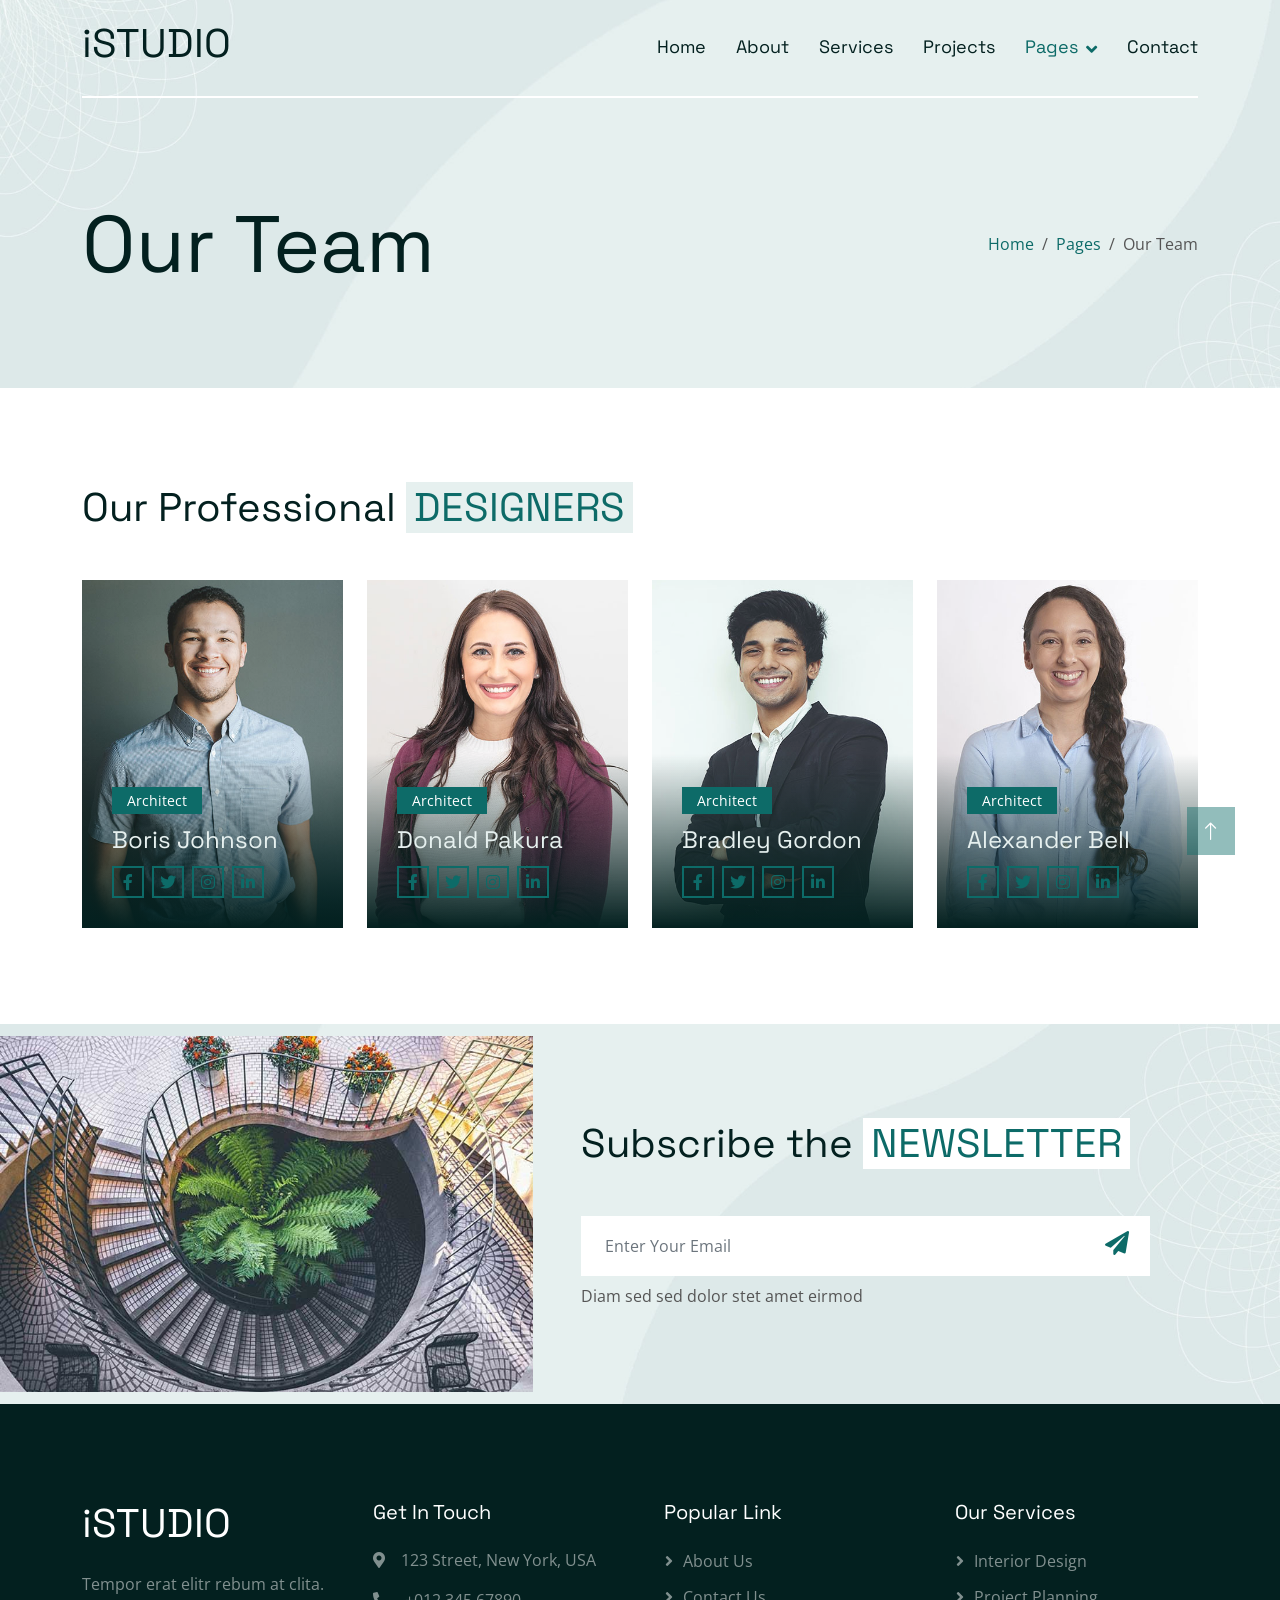
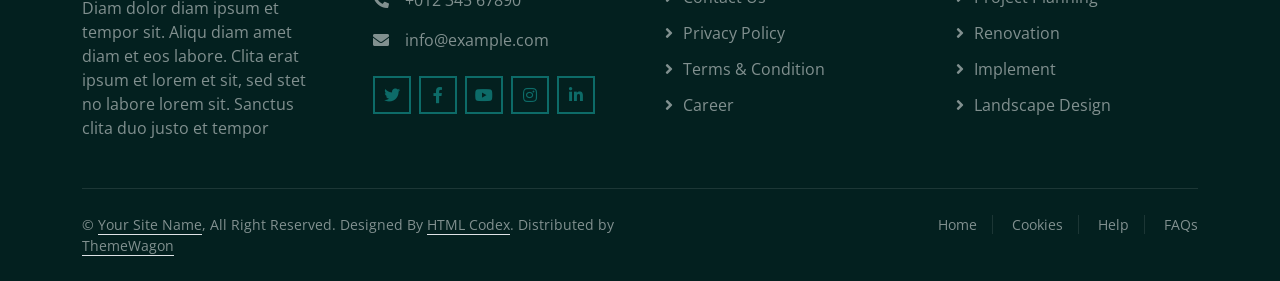
<file: team.html>
<!DOCTYPE html>
<html lang="en">

<head>
    <meta charset="utf-8">
    <title>iSTUDIO - Interior Design Website Template Free</title>
    <meta content="width=device-width, initial-scale=1.0" name="viewport">
    <meta content="" name="keywords">
    <meta content="" name="description">

    <!-- Favicon -->
    <link href="img/favicon.ico" rel="icon">

    <!-- Google Web Fonts -->
    <link rel="preconnect" href="https://fonts.googleapis.com">
    <link rel="preconnect" href="https://fonts.gstatic.com" crossorigin>
    <link href="https://fonts.googleapis.com/css2?family=Open+Sans&family=Space+Grotesk&display=swap" rel="stylesheet">

    <!-- Icon Font Stylesheet -->
    <link href="https://cdnjs.cloudflare.com/ajax/libs/font-awesome/5.10.0/css/all.min.css" rel="stylesheet">
    <link href="https://cdn.jsdelivr.net/npm/bootstrap-icons@1.4.1/font/bootstrap-icons.css" rel="stylesheet">

    <!-- Libraries Stylesheet -->
    <link href="lib/animate/animate.min.css" rel="stylesheet">
    <link href="lib/owlcarousel/assets/owl.carousel.min.css" rel="stylesheet">

    <!-- Customized Bootstrap Stylesheet -->
    <link href="css/bootstrap.min.css" rel="stylesheet">

    <!-- Template Stylesheet -->
    <link href="css/style.css" rel="stylesheet">
</head>

<body>
    <!-- Spinner Start -->
    <div id="spinner"
        class="show bg-white position-fixed translate-middle w-100 vh-100 top-50 start-50 d-flex align-items-center justify-content-center">
        <div class="spinner-grow text-primary" style="width: 3rem; height: 3rem;" role="status">
            <span class="sr-only">Loading...</span>
        </div>
    </div>
    <!-- Spinner End -->


    <!-- Navbar Start -->
    <div class="container-fluid sticky-top">
        <div class="container">
            <nav class="navbar navbar-expand-lg navbar-light border-bottom border-2 border-white">
                <a href="index.html" class="navbar-brand">
                    <h1>iSTUDIO</h1>
                </a>
                <button type="button" class="navbar-toggler ms-auto me-0" data-bs-toggle="collapse"
                    data-bs-target="#navbarCollapse">
                    <span class="navbar-toggler-icon"></span>
                </button>
                <div class="collapse navbar-collapse" id="navbarCollapse">
                    <div class="navbar-nav ms-auto">
                        <a href="index.html" class="nav-item nav-link">Home</a>
                        <a href="about.html" class="nav-item nav-link">About</a>
                        <a href="service.html" class="nav-item nav-link">Services</a>
                        <a href="project.html" class="nav-item nav-link">Projects</a>
                        <div class="nav-item dropdown">
                            <a href="#!" class="nav-link dropdown-toggle active" data-bs-toggle="dropdown">Pages</a>
                            <div class="dropdown-menu bg-light mt-2">
                                <a href="feature.html" class="dropdown-item">Features</a>
                                <a href="team.html" class="dropdown-item active">Our Team</a>
                                <a href="testimonial.html" class="dropdown-item">Testimonial</a>
                                <a href="404.html" class="dropdown-item">404 Page</a>
                            </div>
                        </div>
                        <a href="contact.html" class="nav-item nav-link">Contact</a>
                    </div>
                </div>
            </nav>
        </div>
    </div>
    <!-- Navbar End -->


    <!-- Hero Start -->
    <div class="container-fluid pb-5 bg-primary hero-header">
        <div class="container py-5">
            <div class="row g-3 align-items-center">
                <div class="col-lg-6 text-center text-lg-start">
                    <h1 class="display-1 mb-0 animated slideInLeft">Our Team</h1>
                </div>
                <div class="col-lg-6 animated slideInRight">
                    <nav aria-label="breadcrumb">
                        <ol class="breadcrumb justify-content-center justify-content-lg-end mb-0">
                            <li class="breadcrumb-item"><a class="text-primary" href="#!">Home</a></li>
                            <li class="breadcrumb-item"><a class="text-primary" href="#!">Pages</a></li>
                            <li class="breadcrumb-item text-secondary active" aria-current="page">Our Team</li>
                        </ol>
                    </nav>
                </div>
            </div>
        </div>
    </div>
    <!-- Hero End -->


    <!-- Team Start -->
    <div class="container-fluid py-5">
        <div class="container py-5">
            <h1 class="mb-5">Our Professional <span class="text-uppercase text-primary bg-light px-2">Designers</span>
            </h1>
            <div class="row g-4">
                <div class="col-md-6 col-lg-3 wow fadeIn" data-wow-delay="0.1s">
                    <div class="team-item position-relative overflow-hidden">
                        <img class="img-fluid w-100" src="img/team-1.jpg" alt="">
                        <div class="team-overlay">
                            <small class="mb-2">Architect</small>
                            <h4 class="lh-base text-light">Boris Johnson</h4>
                            <div class="d-flex justify-content-center">
                                <a class="btn btn-outline-primary btn-sm-square border-2 me-2" href="#!">
                                    <i class="fab fa-facebook-f"></i>
                                </a>
                                <a class="btn btn-outline-primary btn-sm-square border-2 me-2" href="#!">
                                    <i class="fab fa-twitter"></i>
                                </a>
                                <a class="btn btn-outline-primary btn-sm-square border-2 me-2" href="#!">
                                    <i class="fab fa-instagram"></i>
                                </a>
                                <a class="btn btn-outline-primary btn-sm-square border-2 me-2" href="#!">
                                    <i class="fab fa-linkedin-in"></i>
                                </a>
                            </div>
                        </div>
                    </div>
                </div>
                <div class="col-md-6 col-lg-3 wow fadeIn" data-wow-delay="0.3s">
                    <div class="team-item position-relative overflow-hidden">
                        <img class="img-fluid w-100" src="img/team-2.jpg" alt="">
                        <div class="team-overlay">
                            <small class="mb-2">Architect</small>
                            <h4 class="lh-base text-light">Donald Pakura</h4>
                            <div class="d-flex justify-content-center">
                                <a class="btn btn-outline-primary btn-sm-square border-2 me-2" href="#!">
                                    <i class="fab fa-facebook-f"></i>
                                </a>
                                <a class="btn btn-outline-primary btn-sm-square border-2 me-2" href="#!">
                                    <i class="fab fa-twitter"></i>
                                </a>
                                <a class="btn btn-outline-primary btn-sm-square border-2 me-2" href="#!">
                                    <i class="fab fa-instagram"></i>
                                </a>
                                <a class="btn btn-outline-primary btn-sm-square border-2 me-2" href="#!">
                                    <i class="fab fa-linkedin-in"></i>
                                </a>
                            </div>
                        </div>
                    </div>
                </div>
                <div class="col-md-6 col-lg-3 wow fadeIn" data-wow-delay="0.5s">
                    <div class="team-item position-relative overflow-hidden">
                        <img class="img-fluid w-100" src="img/team-3.jpg" alt="">
                        <div class="team-overlay">
                            <small class="mb-2">Architect</small>
                            <h4 class="lh-base text-light">Bradley Gordon</h4>
                            <div class="d-flex justify-content-center">
                                <a class="btn btn-outline-primary btn-sm-square border-2 me-2" href="#!">
                                    <i class="fab fa-facebook-f"></i>
                                </a>
                                <a class="btn btn-outline-primary btn-sm-square border-2 me-2" href="#!">
                                    <i class="fab fa-twitter"></i>
                                </a>
                                <a class="btn btn-outline-primary btn-sm-square border-2 me-2" href="#!">
                                    <i class="fab fa-instagram"></i>
                                </a>
                                <a class="btn btn-outline-primary btn-sm-square border-2 me-2" href="#!">
                                    <i class="fab fa-linkedin-in"></i>
                                </a>
                            </div>
                        </div>
                    </div>
                </div>
                <div class="col-md-6 col-lg-3 wow fadeIn" data-wow-delay="0.7s">
                    <div class="team-item position-relative overflow-hidden">
                        <img class="img-fluid w-100" src="img/team-4.jpg" alt="">
                        <div class="team-overlay">
                            <small class="mb-2">Architect</small>
                            <h4 class="lh-base text-light">Alexander Bell</h4>
                            <div class="d-flex justify-content-center">
                                <a class="btn btn-outline-primary btn-sm-square border-2 me-2" href="#!">
                                    <i class="fab fa-facebook-f"></i>
                                </a>
                                <a class="btn btn-outline-primary btn-sm-square border-2 me-2" href="#!">
                                    <i class="fab fa-twitter"></i>
                                </a>
                                <a class="btn btn-outline-primary btn-sm-square border-2 me-2" href="#!">
                                    <i class="fab fa-instagram"></i>
                                </a>
                                <a class="btn btn-outline-primary btn-sm-square border-2 me-2" href="#!">
                                    <i class="fab fa-linkedin-in"></i>
                                </a>
                            </div>
                        </div>
                    </div>
                </div>
            </div>
        </div>
    </div>
    <!-- Team End -->


    <!-- Newsletter Start -->
    <div class="container-fluid bg-primary newsletter p-0">
        <div class="container p-0">
            <div class="row g-0 align-items-center">
                <div class="col-md-5 ps-lg-0 text-start wow fadeIn" data-wow-delay="0.2s">
                    <img class="img-fluid w-100" src="img/newsletter.jpg" alt="">
                </div>
                <div class="col-md-7 py-5 newsletter-text wow fadeIn" data-wow-delay="0.5s">
                    <div class="p-5">
                        <h1 class="mb-5">Subscribe the <span
                                class="text-uppercase text-primary bg-white px-2">Newsletter</span></h1>
                        <div class="position-relative w-100 mb-2">
                            <input class="form-control border-0 w-100 ps-4 pe-5" type="text"
                                placeholder="Enter Your Email" style="height: 60px;">
                            <button type="button" class="btn shadow-none position-absolute top-0 end-0 mt-2 me-2"><i
                                    class="fa fa-paper-plane text-primary fs-4"></i></button>
                        </div>
                        <p class="mb-0">Diam sed sed dolor stet amet eirmod</p>
                    </div>
                </div>
            </div>
        </div>
    </div>
    <!-- Newsletter End -->


    <!-- Footer Start -->
    <div class="container-fluid bg-dark text-white-50 footer pt-5">
        <div class="container py-5">
            <div class="row g-5">
                <div class="col-md-6 col-lg-3 wow fadeIn" data-wow-delay="0.1s">
                    <a href="index.html" class="d-inline-block mb-3">
                        <h1 class="text-white">iSTUDIO</h1>
                    </a>
                    <p class="mb-0">Tempor erat elitr rebum at clita. Diam dolor diam ipsum et tempor sit. Aliqu diam
                        amet diam et eos labore. Clita erat ipsum et lorem et sit, sed stet no labore lorem sit. Sanctus
                        clita duo justo et tempor</p>
                </div>
                <div class="col-md-6 col-lg-3 wow fadeIn" data-wow-delay="0.3s">
                    <h5 class="text-white mb-4">Get In Touch</h5>
                    <p><i class="fa fa-map-marker-alt me-3"></i>123 Street, New York, USA</p>
                    <p><i class="fa fa-phone-alt me-3"></i>+012 345 67890</p>
                    <p><i class="fa fa-envelope me-3"></i>info@example.com</p>
                    <div class="d-flex pt-2">
                        <a class="btn btn-outline-primary btn-square border-2 me-2" href="#!"><i
                                class="fab fa-twitter"></i></a>
                        <a class="btn btn-outline-primary btn-square border-2 me-2" href="#!"><i
                                class="fab fa-facebook-f"></i></a>
                        <a class="btn btn-outline-primary btn-square border-2 me-2" href="#!"><i
                                class="fab fa-youtube"></i></a>
                        <a class="btn btn-outline-primary btn-square border-2 me-2" href="#!"><i
                                class="fab fa-instagram"></i></a>
                        <a class="btn btn-outline-primary btn-square border-2 me-2" href="#!"><i
                                class="fab fa-linkedin-in"></i></a>
                    </div>
                </div>
                <div class="col-md-6 col-lg-3 wow fadeIn" data-wow-delay="0.5s">
                    <h5 class="text-white mb-4">Popular Link</h5>
                    <a class="btn btn-link" href="#!">About Us</a>
                    <a class="btn btn-link" href="#!">Contact Us</a>
                    <a class="btn btn-link" href="#!">Privacy Policy</a>
                    <a class="btn btn-link" href="#!">Terms & Condition</a>
                    <a class="btn btn-link" href="#!">Career</a>
                </div>
                <div class="col-md-6 col-lg-3 wow fadeIn" data-wow-delay="0.7s">
                    <h5 class="text-white mb-4">Our Services</h5>
                    <a class="btn btn-link" href="#!">Interior Design</a>
                    <a class="btn btn-link" href="#!">Project Planning</a>
                    <a class="btn btn-link" href="#!">Renovation</a>
                    <a class="btn btn-link" href="#!">Implement</a>
                    <a class="btn btn-link" href="#!">Landscape Design</a>
                </div>
            </div>
        </div>
        <div class="container wow fadeIn" data-wow-delay="0.1s">
            <div class="copyright">
                <div class="row">
                    <div class="col-md-6 text-center text-md-start mb-3 mb-md-0">
                        &copy; <a class="border-bottom" href="#!">Your Site Name</a>, All Right Reserved.

                        <!--/*** This template is free as long as you keep the below author’s credit link/attribution link/backlink. ***/-->
                        <!--/*** If you'd like to use the template without the below author’s credit link/attribution link/backlink, ***/-->
                        <!--/*** you can purchase the Credit Removal License from "https://htmlcodex.com/credit-removal". ***/-->
                        Designed By <a class="border-bottom" href="https://htmlcodex.com">HTML Codex</a>. Distributed by
                        <a class="border-bottom" href="https://themewagon.com" target="_blank">ThemeWagon</a>
                    </div>
                    <div class="col-md-6 text-center text-md-end">
                        <div class="footer-menu">
                            <a href="#!">Home</a>
                            <a href="#!">Cookies</a>
                            <a href="#!">Help</a>
                            <a href="#!">FAQs</a>
                        </div>
                    </div>
                </div>
            </div>
        </div>
    </div>
    <!-- Footer End -->


    <!-- Back to Top -->
    <a href="#!" class="btn btn-lg btn-primary btn-lg-square back-to-top"><i class="bi bi-arrow-up"></i></a>


    <!-- JavaScript Libraries -->
    <script src="https://ajax.googleapis.com/ajax/libs/jquery/3.6.1/jquery.min.js"></script>
    <script src="https://cdn.jsdelivr.net/npm/bootstrap@5.0.0/dist/js/bootstrap.bundle.min.js"></script>
    <script src="lib/wow/wow.min.js"></script>
    <script src="lib/easing/easing.min.js"></script>
    <script src="lib/waypoints/waypoints.min.js"></script>
    <script src="lib/owlcarousel/owl.carousel.min.js"></script>

    <!-- Template Javascript -->
    <script src="js/main.js"></script>
</body>

</html>
</file>
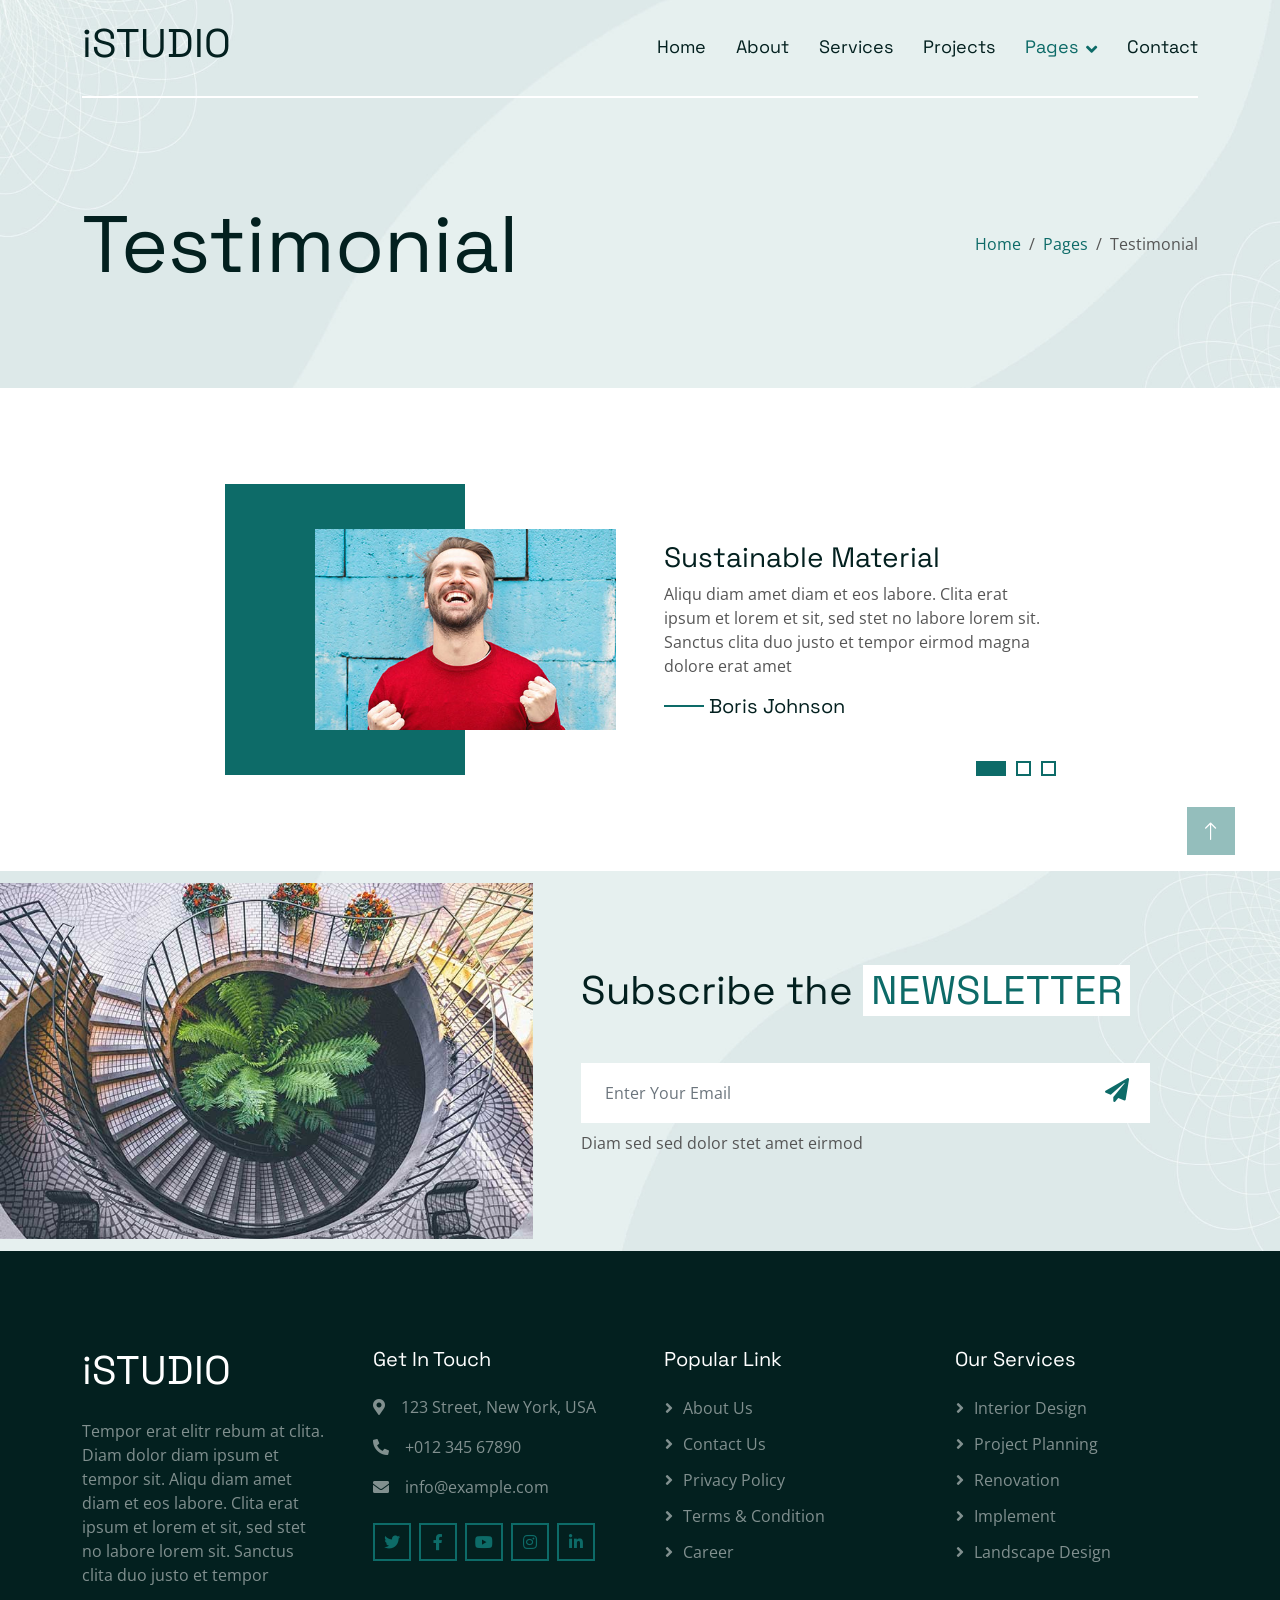
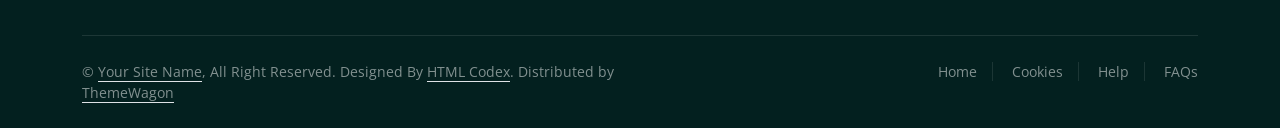
<file: testimonial.html>
<!DOCTYPE html>
<html lang="en">

<head>
    <meta charset="utf-8">
    <title>iSTUDIO - Interior Design Website Template Free</title>
    <meta content="width=device-width, initial-scale=1.0" name="viewport">
    <meta content="" name="keywords">
    <meta content="" name="description">

    <!-- Favicon -->
    <link href="img/favicon.ico" rel="icon">

    <!-- Google Web Fonts -->
    <link rel="preconnect" href="https://fonts.googleapis.com">
    <link rel="preconnect" href="https://fonts.gstatic.com" crossorigin>
    <link href="https://fonts.googleapis.com/css2?family=Open+Sans&family=Space+Grotesk&display=swap" rel="stylesheet">

    <!-- Icon Font Stylesheet -->
    <link href="https://cdnjs.cloudflare.com/ajax/libs/font-awesome/5.10.0/css/all.min.css" rel="stylesheet">
    <link href="https://cdn.jsdelivr.net/npm/bootstrap-icons@1.4.1/font/bootstrap-icons.css" rel="stylesheet">

    <!-- Libraries Stylesheet -->
    <link href="lib/animate/animate.min.css" rel="stylesheet">
    <link href="lib/owlcarousel/assets/owl.carousel.min.css" rel="stylesheet">

    <!-- Customized Bootstrap Stylesheet -->
    <link href="css/bootstrap.min.css" rel="stylesheet">

    <!-- Template Stylesheet -->
    <link href="css/style.css" rel="stylesheet">
</head>

<body>
    <!-- Spinner Start -->
    <div id="spinner"
        class="show bg-white position-fixed translate-middle w-100 vh-100 top-50 start-50 d-flex align-items-center justify-content-center">
        <div class="spinner-grow text-primary" style="width: 3rem; height: 3rem;" role="status">
            <span class="sr-only">Loading...</span>
        </div>
    </div>
    <!-- Spinner End -->


    <!-- Navbar Start -->
    <div class="container-fluid sticky-top">
        <div class="container">
            <nav class="navbar navbar-expand-lg navbar-light border-bottom border-2 border-white">
                <a href="index.html" class="navbar-brand">
                    <h1>iSTUDIO</h1>
                </a>
                <button type="button" class="navbar-toggler ms-auto me-0" data-bs-toggle="collapse"
                    data-bs-target="#navbarCollapse">
                    <span class="navbar-toggler-icon"></span>
                </button>
                <div class="collapse navbar-collapse" id="navbarCollapse">
                    <div class="navbar-nav ms-auto">
                        <a href="index.html" class="nav-item nav-link">Home</a>
                        <a href="about.html" class="nav-item nav-link">About</a>
                        <a href="service.html" class="nav-item nav-link">Services</a>
                        <a href="project.html" class="nav-item nav-link">Projects</a>
                        <div class="nav-item dropdown">
                            <a href="#!" class="nav-link dropdown-toggle active" data-bs-toggle="dropdown">Pages</a>
                            <div class="dropdown-menu bg-light mt-2">
                                <a href="feature.html" class="dropdown-item">Features</a>
                                <a href="team.html" class="dropdown-item">Our Team</a>
                                <a href="testimonial.html" class="dropdown-item active">Testimonial</a>
                                <a href="404.html" class="dropdown-item">404 Page</a>
                            </div>
                        </div>
                        <a href="contact.html" class="nav-item nav-link">Contact</a>
                    </div>
                </div>
            </nav>
        </div>
    </div>
    <!-- Navbar End -->


    <!-- Hero Start -->
    <div class="container-fluid pb-5 bg-primary hero-header">
        <div class="container py-5">
            <div class="row g-3 align-items-center">
                <div class="col-lg-6 text-center text-lg-start">
                    <h1 class="display-1 mb-0 animated slideInLeft">Testimonial</h1>
                </div>
                <div class="col-lg-6 animated slideInRight">
                    <nav aria-label="breadcrumb">
                        <ol class="breadcrumb justify-content-center justify-content-lg-end mb-0">
                            <li class="breadcrumb-item"><a class="text-primary" href="#!">Home</a></li>
                            <li class="breadcrumb-item"><a class="text-primary" href="#!">Pages</a></li>
                            <li class="breadcrumb-item text-secondary active" aria-current="page">Testimonial</li>
                        </ol>
                    </nav>
                </div>
            </div>
        </div>
    </div>
    <!-- Hero End -->


    <!-- Testimonial Start -->
    <div class="container-xxl py-5">
        <div class="container py-5">
            <div class="row justify-content-center">
                <div class="col-md-12 col-lg-9">
                    <div class="owl-carousel testimonial-carousel wow fadeIn" data-wow-delay="0.2s">
                        <div class="testimonial-item">
                            <div class="row g-5 align-items-center">
                                <div class="col-md-6">
                                    <div class="testimonial-img">
                                        <img class="img-fluid" src="img/testimonial-1.jpg" alt="">
                                    </div>
                                </div>
                                <div class="col-md-6">
                                    <div class="testimonial-text pb-5 pb-md-0">
                                        <h3>Sustainable Material</h3>
                                        <p>Aliqu diam amet diam et eos labore. Clita erat ipsum et lorem et sit, sed
                                            stet no labore lorem sit. Sanctus clita duo justo et tempor eirmod magna
                                            dolore erat
                                            amet</p>
                                        <h5 class="mb-0">Boris Johnson</h5>
                                    </div>
                                </div>
                            </div>
                        </div>
                        <div class="testimonial-item">
                            <div class="row g-5 align-items-center">
                                <div class="col-md-6">
                                    <div class="testimonial-img">
                                        <img class="img-fluid" src="img/testimonial-2.jpg" alt="">
                                    </div>
                                </div>
                                <div class="col-md-6">
                                    <div class="testimonial-text pb-5 pb-md-0">
                                        <h3>Customer Satisfaction</h3>
                                        <p>Clita erat ipsum et lorem et sit, sed
                                            stet no labore lorem sit. Sanctus clita duo justo et tempor eirmod magna
                                            dolore erat
                                            amet</p>
                                        <h5 class="mb-0">Alexander Bell</h5>
                                    </div>
                                </div>
                            </div>
                        </div>
                        <div class="testimonial-item">
                            <div class="row g-5 align-items-center">
                                <div class="col-md-6">
                                    <div class="testimonial-img">
                                        <img class="img-fluid" src="img/testimonial-3.jpg" alt="">
                                    </div>
                                </div>
                                <div class="col-md-6">
                                    <div class="testimonial-text pb-5 pb-md-0">
                                        <h3>Budget Friendly</h3>
                                        <p>Diam amet diam et eos labore. Clita erat ipsum et lorem et sit, sed
                                            stet no labore lorem sit. Sanctus clita duo justo et tempor eirmod magna
                                            dolore erat
                                            amet</p>
                                        <h5 class="mb-0">Bradley Gordon</h5>
                                    </div>
                                </div>
                            </div>
                        </div>
                    </div>
                </div>
            </div>
        </div>
    </div>
    <!-- Testimonial End -->


    <!-- Newsletter Start -->
    <div class="container-fluid bg-primary newsletter p-0">
        <div class="container p-0">
            <div class="row g-0 align-items-center">
                <div class="col-md-5 ps-lg-0 text-start wow fadeIn" data-wow-delay="0.2s">
                    <img class="img-fluid w-100" src="img/newsletter.jpg" alt="">
                </div>
                <div class="col-md-7 py-5 newsletter-text wow fadeIn" data-wow-delay="0.5s">
                    <div class="p-5">
                        <h1 class="mb-5">Subscribe the <span
                                class="text-uppercase text-primary bg-white px-2">Newsletter</span></h1>
                        <div class="position-relative w-100 mb-2">
                            <input class="form-control border-0 w-100 ps-4 pe-5" type="text"
                                placeholder="Enter Your Email" style="height: 60px;">
                            <button type="button" class="btn shadow-none position-absolute top-0 end-0 mt-2 me-2"><i
                                    class="fa fa-paper-plane text-primary fs-4"></i></button>
                        </div>
                        <p class="mb-0">Diam sed sed dolor stet amet eirmod</p>
                    </div>
                </div>
            </div>
        </div>
    </div>
    <!-- Newsletter End -->


    <!-- Footer Start -->
    <div class="container-fluid bg-dark text-white-50 footer pt-5">
        <div class="container py-5">
            <div class="row g-5">
                <div class="col-md-6 col-lg-3 wow fadeIn" data-wow-delay="0.1s">
                    <a href="index.html" class="d-inline-block mb-3">
                        <h1 class="text-white">iSTUDIO</h1>
                    </a>
                    <p class="mb-0">Tempor erat elitr rebum at clita. Diam dolor diam ipsum et tempor sit. Aliqu diam
                        amet diam et eos labore. Clita erat ipsum et lorem et sit, sed stet no labore lorem sit. Sanctus
                        clita duo justo et tempor</p>
                </div>
                <div class="col-md-6 col-lg-3 wow fadeIn" data-wow-delay="0.3s">
                    <h5 class="text-white mb-4">Get In Touch</h5>
                    <p><i class="fa fa-map-marker-alt me-3"></i>123 Street, New York, USA</p>
                    <p><i class="fa fa-phone-alt me-3"></i>+012 345 67890</p>
                    <p><i class="fa fa-envelope me-3"></i>info@example.com</p>
                    <div class="d-flex pt-2">
                        <a class="btn btn-outline-primary btn-square border-2 me-2" href="#!"><i
                                class="fab fa-twitter"></i></a>
                        <a class="btn btn-outline-primary btn-square border-2 me-2" href="#!"><i
                                class="fab fa-facebook-f"></i></a>
                        <a class="btn btn-outline-primary btn-square border-2 me-2" href="#!"><i
                                class="fab fa-youtube"></i></a>
                        <a class="btn btn-outline-primary btn-square border-2 me-2" href="#!"><i
                                class="fab fa-instagram"></i></a>
                        <a class="btn btn-outline-primary btn-square border-2 me-2" href="#!"><i
                                class="fab fa-linkedin-in"></i></a>
                    </div>
                </div>
                <div class="col-md-6 col-lg-3 wow fadeIn" data-wow-delay="0.5s">
                    <h5 class="text-white mb-4">Popular Link</h5>
                    <a class="btn btn-link" href="#!">About Us</a>
                    <a class="btn btn-link" href="#!">Contact Us</a>
                    <a class="btn btn-link" href="#!">Privacy Policy</a>
                    <a class="btn btn-link" href="#!">Terms & Condition</a>
                    <a class="btn btn-link" href="#!">Career</a>
                </div>
                <div class="col-md-6 col-lg-3 wow fadeIn" data-wow-delay="0.7s">
                    <h5 class="text-white mb-4">Our Services</h5>
                    <a class="btn btn-link" href="#!">Interior Design</a>
                    <a class="btn btn-link" href="#!">Project Planning</a>
                    <a class="btn btn-link" href="#!">Renovation</a>
                    <a class="btn btn-link" href="#!">Implement</a>
                    <a class="btn btn-link" href="#!">Landscape Design</a>
                </div>
            </div>
        </div>
        <div class="container wow fadeIn" data-wow-delay="0.1s">
            <div class="copyright">
                <div class="row">
                    <div class="col-md-6 text-center text-md-start mb-3 mb-md-0">
                        &copy; <a class="border-bottom" href="#!">Your Site Name</a>, All Right Reserved.

                        <!--/*** This template is free as long as you keep the below author’s credit link/attribution link/backlink. ***/-->
                        <!--/*** If you'd like to use the template without the below author’s credit link/attribution link/backlink, ***/-->
                        <!--/*** you can purchase the Credit Removal License from "https://htmlcodex.com/credit-removal". ***/-->
                        Designed By <a class="border-bottom" href="https://htmlcodex.com">HTML Codex</a>. Distributed by
                        <a class="border-bottom" href="https://themewagon.com" target="_blank">ThemeWagon</a>
                    </div>
                    <div class="col-md-6 text-center text-md-end">
                        <div class="footer-menu">
                            <a href="#!">Home</a>
                            <a href="#!">Cookies</a>
                            <a href="#!">Help</a>
                            <a href="#!">FAQs</a>
                        </div>
                    </div>
                </div>
            </div>
        </div>
    </div>
    <!-- Footer End -->


    <!-- Back to Top -->
    <a href="#!" class="btn btn-lg btn-primary btn-lg-square back-to-top"><i class="bi bi-arrow-up"></i></a>


    <!-- JavaScript Libraries -->
    <script src="https://ajax.googleapis.com/ajax/libs/jquery/3.6.1/jquery.min.js"></script>
    <script src="https://cdn.jsdelivr.net/npm/bootstrap@5.0.0/dist/js/bootstrap.bundle.min.js"></script>
    <script src="lib/wow/wow.min.js"></script>
    <script src="lib/easing/easing.min.js"></script>
    <script src="lib/waypoints/waypoints.min.js"></script>
    <script src="lib/owlcarousel/owl.carousel.min.js"></script>

    <!-- Template Javascript -->
    <script src="js/main.js"></script>
</body>

</html>
</file>
<file: css/style.css>
/********** Template CSS **********/

/*** Spinner ***/
#spinner {
    opacity: 0;
    visibility: hidden;
    transition: opacity .5s ease-out, visibility 0s linear .5s;
    z-index: 99999;
}

#spinner.show {
    transition: opacity .5s ease-out, visibility 0s linear 0s;
    visibility: visible;
    opacity: 1;
}

.back-to-top {
    position: fixed;
    display: none;
    right: 45px;
    bottom: 45px;
    z-index: 99;
}

/*** Button ***/
.btn {
    transition: .5s;
}

.btn-square {
    width: 38px;
    height: 38px;
}

.btn-sm-square {
    width: 32px;
    height: 32px;
}

.btn-lg-square {
    width: 48px;
    height: 48px;
}

.btn-square,
.btn-sm-square,
.btn-lg-square {
    padding: 0;
    display: flex;
    align-items: center;
    justify-content: center;
    font-weight: normal;
}


/*** Navbar ***/
.sticky-top {
    top: -150px;
    transition: .5s;
}

.navbar {
    padding: 15px 0;
    font-family: "Space Grotesk", sans-serif;
    font-size: 18px;
}

.navbar .navbar-nav .nav-link {
    margin-left: 30px;
    padding: 0;
    outline: none;
    color: var(--bs-dark);
}

.navbar .navbar-nav .nav-link:hover,
.navbar .navbar-nav .nav-link.active {
    color: var(--bs-primary)
}

.navbar .dropdown-toggle::after {
    border: none;
    content: "\f107";
    font-family: "Font Awesome 5 Free";
    font-weight: 900;
    vertical-align: middle;
    margin-left: 8px;
}

.navbar .dropdown-menu .dropdown-item:hover,
.navbar .dropdown-menu .dropdown-item.active {
    color: var(--bs-white);
    background: var(--bs-primary);
}

@media (max-width: 991.98px) {
    .navbar .navbar-nav .nav-link  {
        margin-left: 0;
        padding: 10px 0;
    }
}

@media (min-width: 992px) {
    .navbar .nav-item .dropdown-menu {
        display: block;
        border: none;
        margin-top: 0;
        top: 150%;
        opacity: 0;
        visibility: hidden;
        transition: .5s;
    }

    .navbar .nav-item:hover .dropdown-menu {
        top: 100%;
        visibility: visible;
        transition: .5s;
        opacity: 1;
    }
}


/*** Hero Header ***/
.hero-header {
    margin-top: -100px;
    padding-top: 150px;
    background: url(../img/hero-bg.jpg) top center no-repeat;
    background-size: cover;
}

.hero-header .breadcrumb-item+.breadcrumb-item::before {
    color: var(--light);
}

.header-carousel {
    position: relative;
    padding: 45px 90px 45px 0;
}

.header-carousel::before {
    position: absolute;
    content: "";
    top: 0;
    right: 0;
    width: calc(50% + 45px);
    height: 100%;
    background: var(--bs-primary);
    z-index: -1;
}

.header-carousel .owl-dots {
    position: absolute;
    top: 50%;
    right: 38px;
    transform: translateY(-50%);
    display: flex;
    flex-direction: column;
    align-items: center;
    justify-content: center;
}

.header-carousel .owl-dot {
    position: relative;
    display: inline-block;
    margin: 5px 0;
    width: 15px;
    height: 15px;
    border: 2px solid var(--bs-white);
    transition: .5s;
}

.header-carousel .owl-dot.active {
    height: 30px;
    background: var(--bs-white);
}


/*** About ***/
.about-img {
    position: relative;
    overflow: hidden;
}

.about-img::after {
    position: absolute;
    content: "";
    width: 100%;
    height: 100%;
    top: 0;
    left: 0;
    background: url(../img/bg-about-img.png) top left no-repeat;
    background-size: contain;
}


/*** Project ***/
.project-item img {
    transition: .5s;
}
  
.project-item:hover img {
    transform: scale(1.2);
}
  
.project-overlay {
    position: absolute;
    padding: 25px;
    width: 100%;
    height: 100%;
    top: 0;
    left: 0;
    display: flex;
    flex-direction: column;
    align-items: flex-start;
    justify-content: flex-end;
    background: linear-gradient(rgba(255, 255, 255, .1) 50%, var(--bs-dark));
    z-index: 1;
}


/*** Service ***/
.service-item {
    position: relative;
    padding: 30px 25px;
    transition: .5s;
}

.service-item.bg-primary:hover {
    background: var(--bs-light) !important;
}

.service-item.bg-primary p {
    color: var(--bs-light);
    transition: .5s;
}

.service-item.bg-primary:hover p {
    color: var(--bs-secondary);
}

.service-item.bg-light:hover {
    background: var(--bs-primary) !important;
}

.service-item.bg-light p {
    color: var(--bs-secondary);
    transition: .5s;
}

.service-item.bg-light:hover p {
    color: var(--bs-light);
}


.service-item .service-img h3 {
    position: absolute;
    top: 0;
    left: 0;
    padding: 0 12px 7px 0;
}

.service-item.bg-primary .service-img h3 {
    background: var(--bs-primary);
    color: var(--bs-white);
    transition: .5s;
}

.service-item.bg-primary:hover .service-img h3 {
    background: var(--bs-light);
    color: var(--bs-dark);
}

.service-item.bg-light .service-img h3 {
    background: var(--bs-light);
    color: var(--bs-dark);
    transition: .5s;
}

.service-item.bg-light:hover .service-img h3 {
    background: var(--bs-primary);
    color: var(--bs-white);
}


/*** Our Team ***/
.team-item img {
    transition: .5s;
}
  
.team-item:hover img {
    transform: scale(1.2);
}
  
.team-overlay {
    position: absolute;
    padding: 30px;
    width: 100%;
    height: 100%;
    top: 0;
    left: 0;
    display: flex;
    flex-direction: column;
    align-items: flex-start;
    justify-content: flex-end;
    background: linear-gradient(rgba(255, 255, 255, .1) 50%, var(--bs-dark));
    z-index: 1;
}

.team-overlay small {
    display: inline-block;
    padding: 3px 15px;
    color: var(--bs-white);
    background: var(--bs-primary);
}


/*** Testimonial ***/
.testimonial-img {
    position: relative;
    padding: 45px 0 45px 90px;
}

.testimonial-img::before {
    position: absolute;
    content: "";
    top: 0;
    left: 0;
    width: calc(50% + 45px);
    height: 100%;
    background: var(--bs-primary);
    z-index: -1;
}

.testimonial-text h5 {
    position: relative;
    padding-left: 45px;
}

.testimonial-text h5::before {
    position: absolute;
    content: "";
    top: 50%;
    left: 0;
    transform: translateY(-50%);
    width: 40px;
    height: 2px;
    background: var(--bs-primary);
}

.testimonial-carousel .owl-dots {
    position: absolute;
    height: 17px;
    bottom: 0;
    right: 0;
    left: auto;
}

.testimonial-carousel .owl-dot {
    position: relative;
    display: inline-block;
    margin-left: 10px;
    width: 15px;
    height: 15px;
    background: var(--bs-white);
    border: 2px solid var(--bs-primary);
    transition: .5s;
}

.testimonial-carousel .owl-dot.active {
    width: 30px;
    background: var(--bs-primary);
}

@media (max-width: 768px) {
    .testimonial-carousel .owl-dots {
        left: 0;
        right: auto;
    }

    .testimonial-carousel .owl-dot {
        margin-right: 10px;
        margin-left: 0;
    }
}


/*** Newsletter ***/
.newsletter {
    background: url(../img/hero-bg.jpg) bottom right no-repeat;
    background-size: cover;
}

@media (min-width: 992px) {
    .newsletter .container {
        max-width: 100% !important;
    }

    .newsletter .newsletter-text  {
        padding-right: calc(((100% - 960px) / 2) + .75rem);
    }
}

@media (min-width: 1200px) {
    .newsletter .newsletter-text  {
        padding-right: calc(((100% - 1140px) / 2) + .75rem);
    }
}

@media (min-width: 1400px) {
    .newsletter .newsletter-text  {
        padding-right: calc(((100% - 1320px) / 2) + .75rem);
    }
}


/*** Footer ***/
.footer .btn.btn-link {
    display: block;
    margin-bottom: 10px;
    padding: 0;
    text-align: left;
    color: rgba(255,255,255,.5);
    font-weight: normal;
    transition: .3s;
}

.footer .btn.btn-link:hover {
    color: var(--bs-white);
    letter-spacing: 1px;
    box-shadow: none;
}

.footer .btn.btn-link::before {
    position: relative;
    content: "\f105";
    font-family: "Font Awesome 5 Free";
    font-weight: 900;
    margin-right: 10px;
}

.footer .copyright {
    padding: 25px 0;
    font-size: 14px;
    border-top: 1px solid rgba(256, 256, 256, .1);
}

.footer .copyright a {
    color: rgba(255,255,255,.5);
}

.footer .copyright a:hover {
    color: var(--bs-white);
}

.footer .footer-menu a {
    margin-right: 15px;
    padding-right: 15px;
    border-right: 1px solid rgba(255, 255, 255, .1);
}

.footer .footer-menu a:last-child {
    margin-right: 0;
    padding-right: 0;
    border-right: none;
}
</file>
